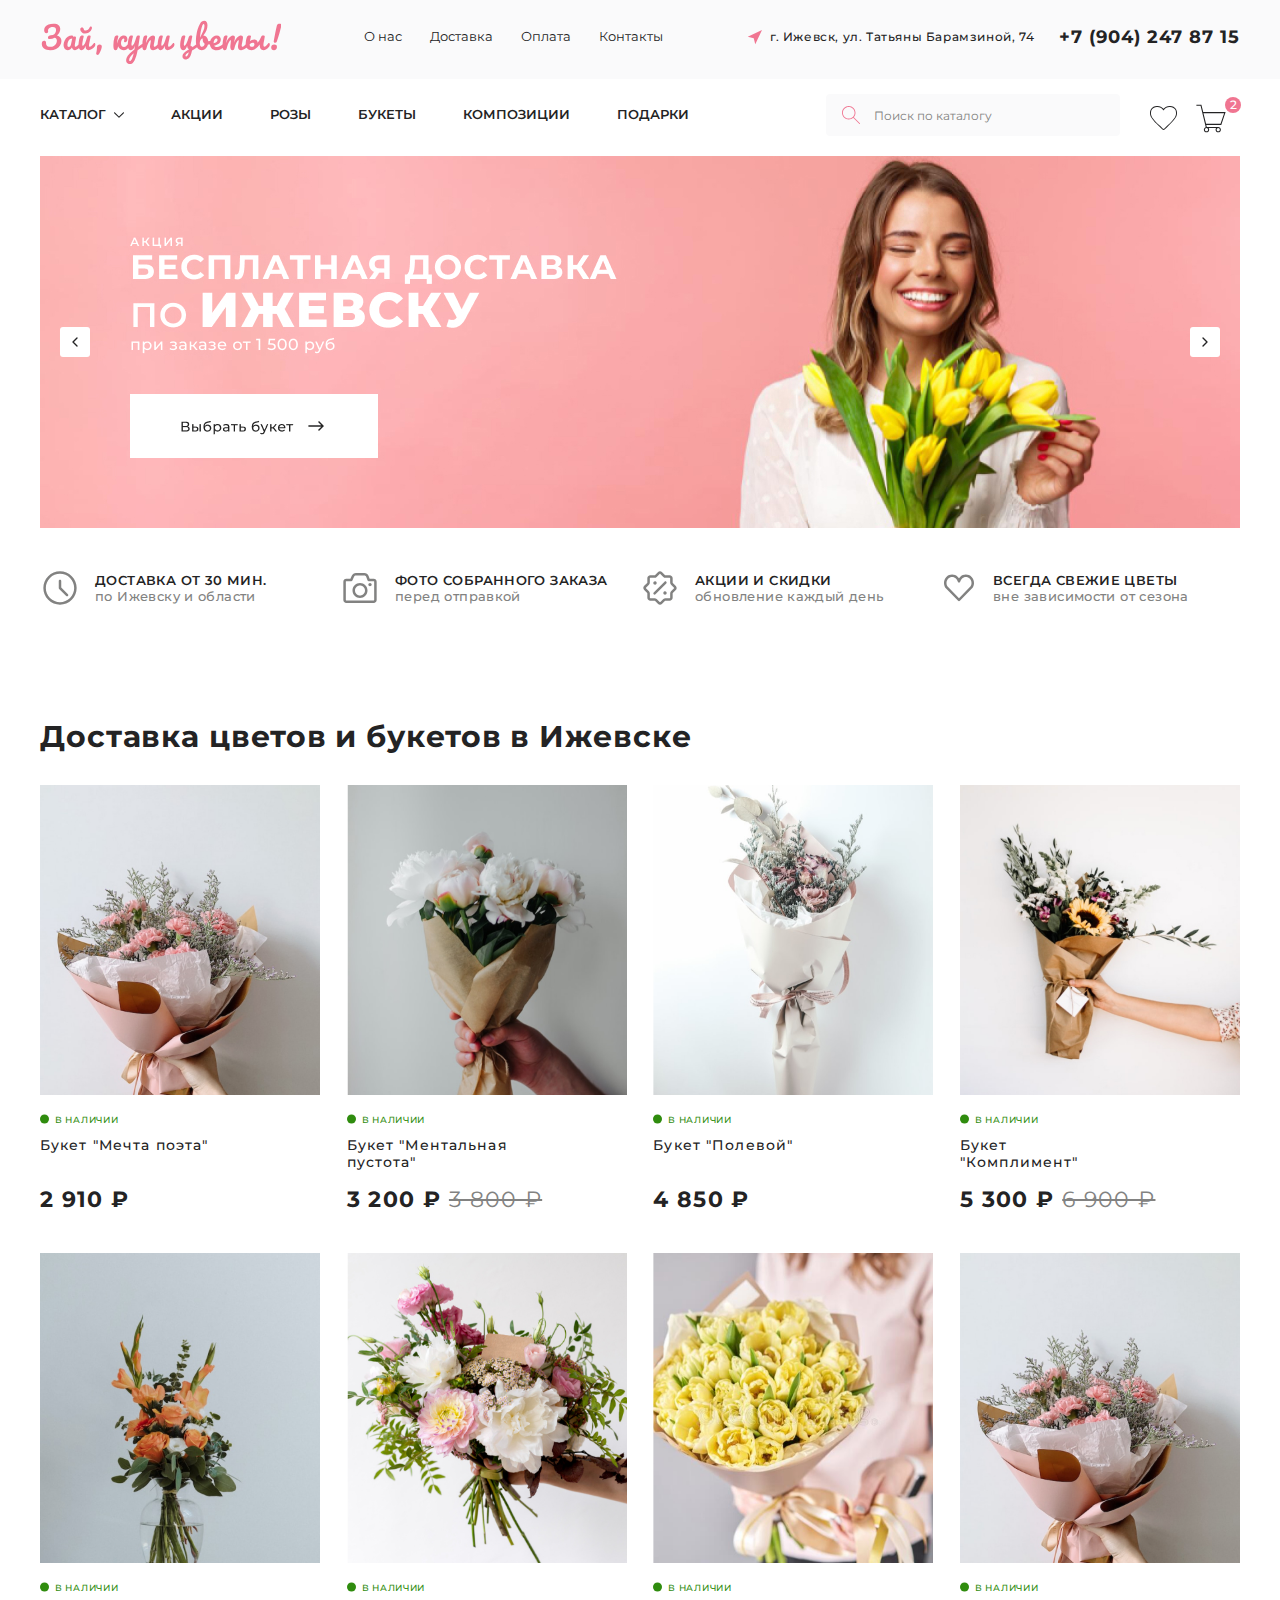
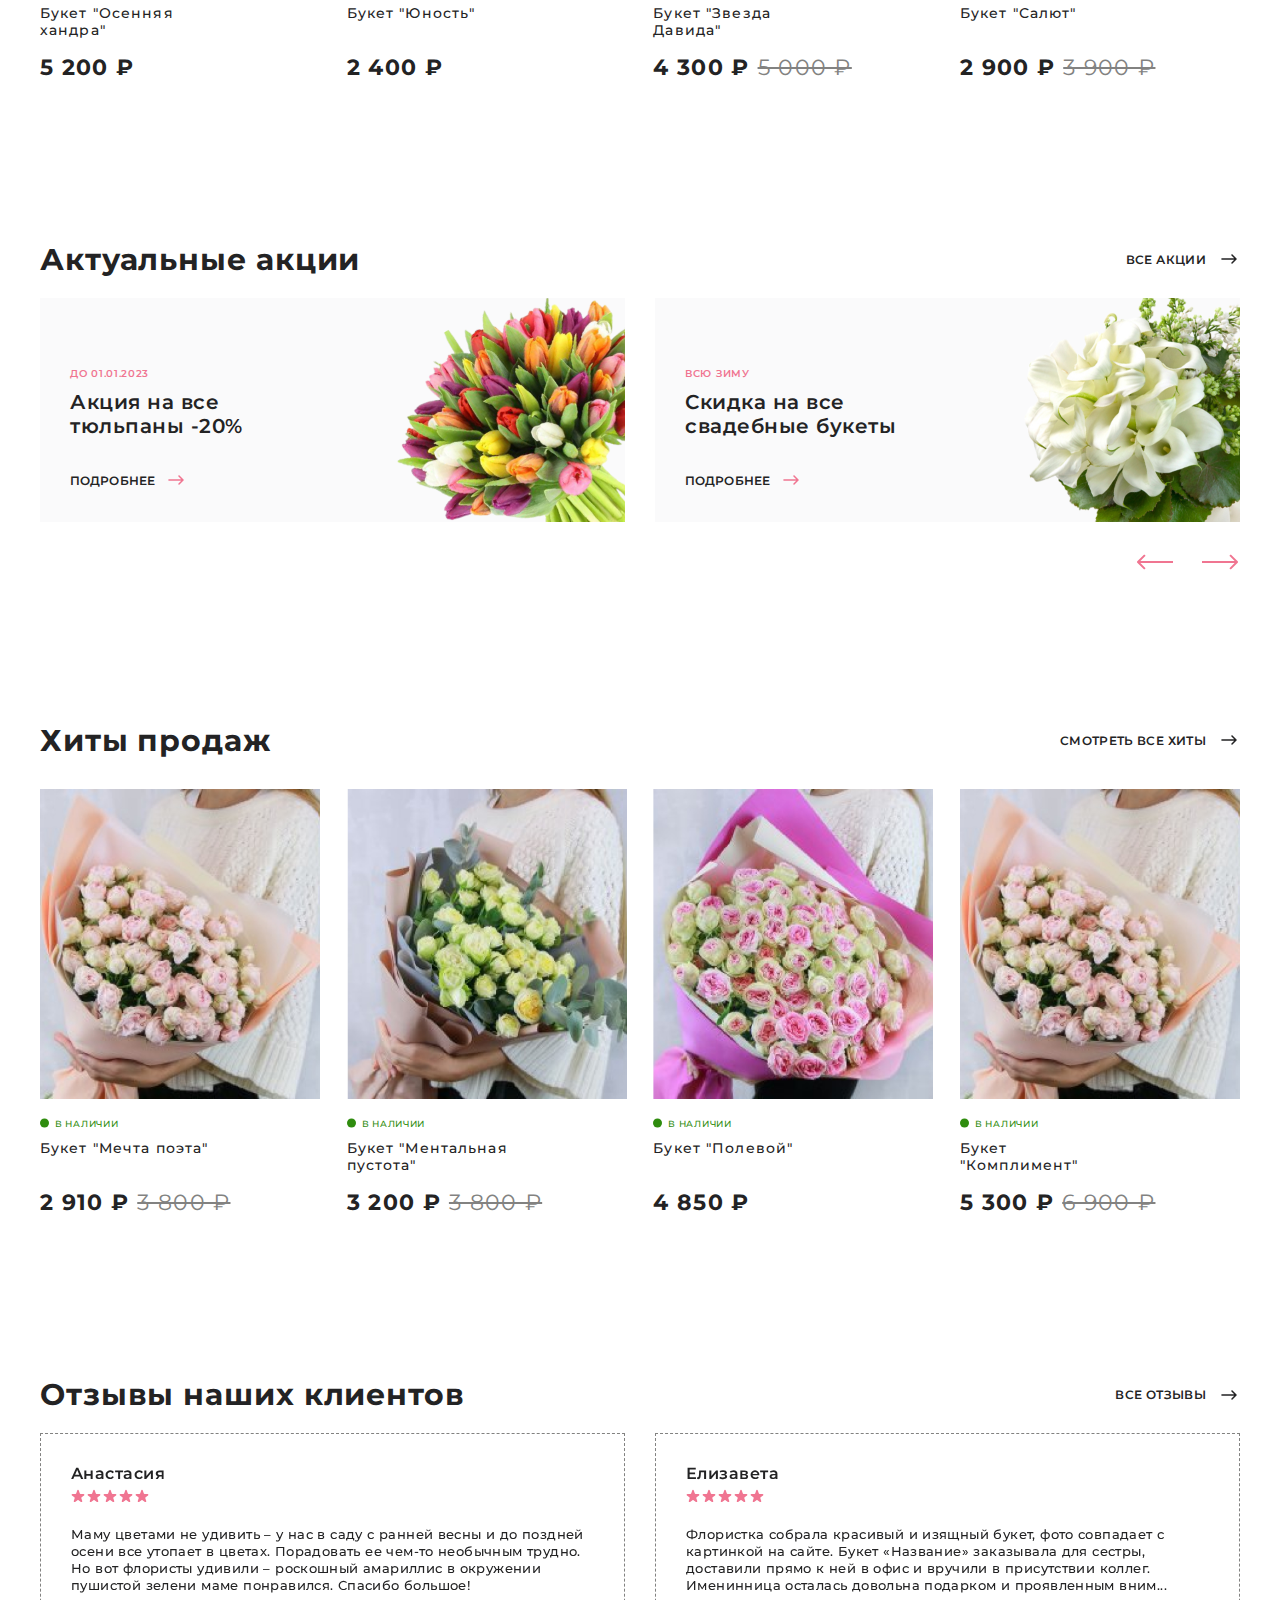
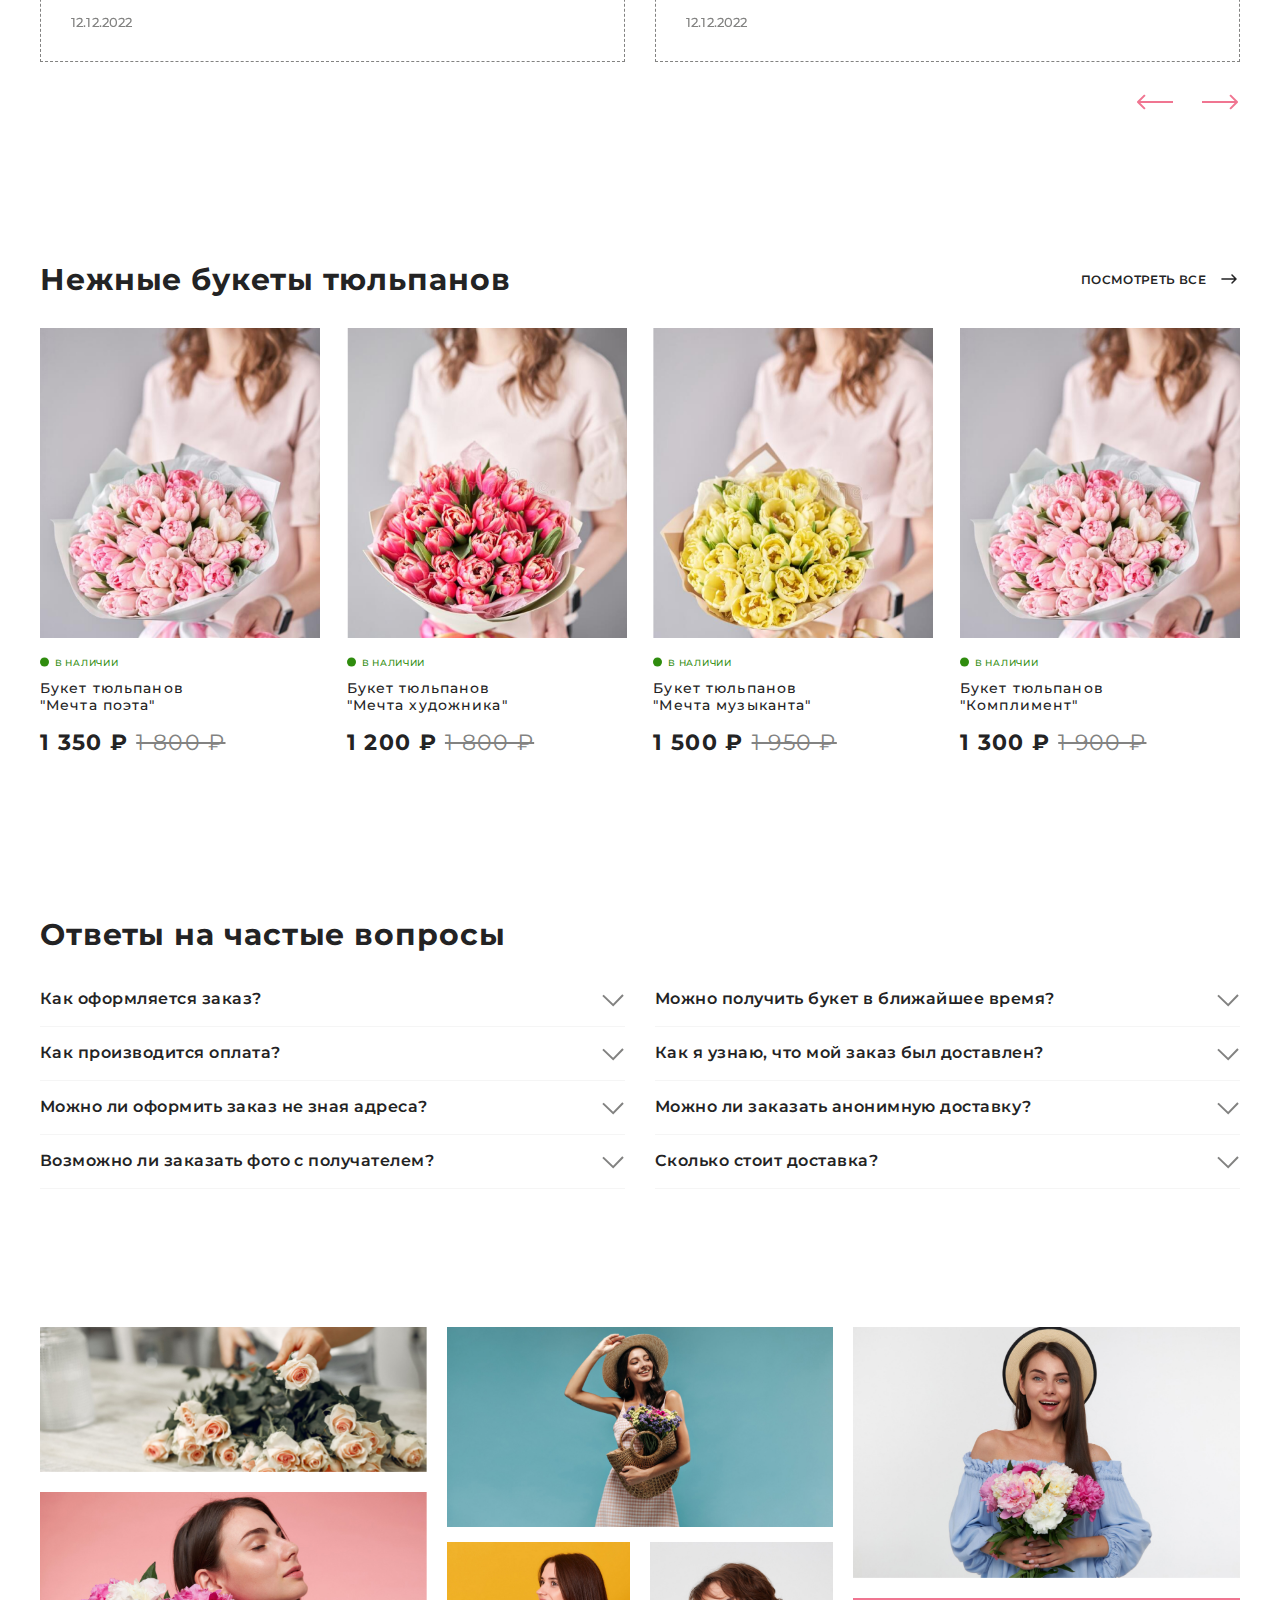
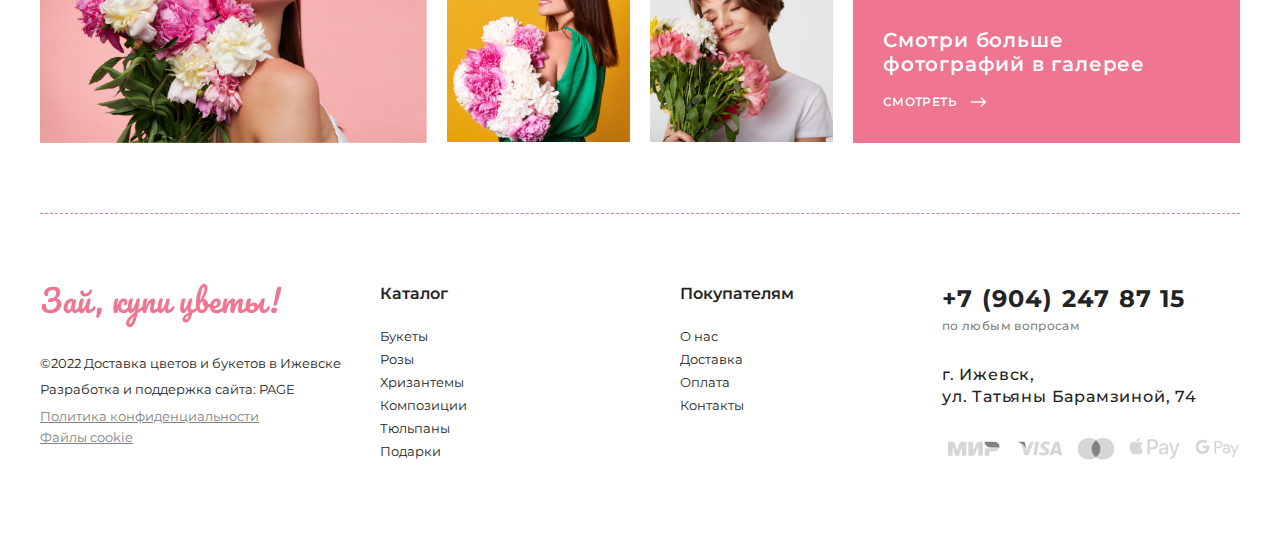
<file: index.html>
<!DOCTYPE html>
<html lang="ru">

<head>
   <meta charset="UTF-8">
   <meta http-equiv="X-UA-Compatible" content="IE=edge">
   <meta name="viewport" content="width=device-width, initial-scale=1.0">
   <title>Цветы</title>
   <link rel="preconnect" href="https://fonts.googleapis.com">
   <link rel="preconnect" href="https://fonts.gstatic.com" crossorigin>
   <link href="https://fonts.googleapis.com/css2?family=Montserrat:wght@400;500;600;700&display=swap" rel="stylesheet">
   <link rel="stylesheet" href="css/swiper-bundle.min.css">
   <link rel="stylesheet" href="css/style.min.css">
</head>

<body>


   <div class="wrapper">
      <div class="btn__up">&uarr;</div>

      <header class="header">
         <div class="header__top">
            <div class="container">
               <div class="header__top-inner">
                  <a class="logo" href="#">
                     <img class="logo__img" src="images/logo.svg" alt="логотип">
                  </a>
                  <nav class="menu">
                     <ul class="menu__list">
                        <li class="menu__list-item">
                           <a class="menu__list-link" href="#">о нас</a>
                        </li>
                        <li class="menu__list-item">
                           <a class="menu__list-link" href="#">доставка</a>
                        </li>
                        <li class="menu__list-item">
                           <a class="menu__list-link" href="#">оплата</a>
                        </li>
                        <li class="menu__list-item">
                           <a class="menu__list-link" href="#">контакты</a>
                        </li>
                     </ul>
                  </nav>
                  <!-- ============================================================================================ -->
                  <nav class="menu__mobile">
                     <ul class="menu__list-mobile">
                        <li class="menu__list-item-mobile">
                           <div class="bottom-menu-mobile__block">
                              <nav class="bottom-menu__mobile">
                                 <ul class="bottom-menu__list">
                                    <!-- =========================================================== -->
                                    <li class="bottom-menu__list-item bottom-menu__list-item-mobile ">
                                       <button class="bottom-menu__list-btn-mobile bottom-menu__ list-link-bank-mobile">
                                          Каталог #1</button>
                                       <svg class="mobile-menu__arrow" width="9" height="6" viewBox="0 0 9 6"
                                          fill="none" xmlns="http://www.w3.org/2000/svg">
                                          <path
                                             d="M4.5 5.51047C4.36637 5.51047 4.23327 5.45977 4.1313 5.35809L0.152739 1.37954C-0.0509132 1.17564 -0.0509132 0.845785 0.152739 0.642424C0.356392 0.438528 0.686247 0.438528 0.889851 0.642424L4.5 4.25228L8.11015 0.642424C8.3138 0.438528 8.64366 0.438528 8.84726 0.642424C9.05091 0.846076 9.05091 1.17564 8.84726 1.37954L4.86846 5.35809C4.76678 5.45977 4.63339 5.51047 4.5 5.51047Z"
                                             fill="#232324" />
                                       </svg>
                                       <ul class="bottom-sub-menu__list bottom-sub-menu__list-mobile">
                                          <li class="bottom-sub-menu__list-item">
                                             <a class="bottom-sub-menu__list-link" href="#">Пункт №1</a>
                                          </li>
                                          <li class="bottom-sub-menu__list-item">
                                             <a class="bottom-sub-menu__list-link" href="#">Пункт №2</a>
                                          </li>
                                          <li class="bottom-sub-menu__list-item">
                                             <a class="bottom-sub-menu__list-link" href="#">Пункт №3</a>
                                          </li>
                                       </ul>
                                    </li>
                                    <!-- =========================================================== -->
                                    <li class="bottom-menu__list-item bottom-menu__list-item-mobile ">
                                       <button
                                          class="bottom-menu__list-btn-mobile  bottom-menu__ list-link-bank-mobile   ">
                                          Каталог #2</button>
                                       <svg class="mobile-menu__arrow" width="9" height="6" viewBox="0 0 9 6"
                                          fill="none" xmlns="http://www.w3.org/2000/svg">
                                          <path
                                             d="M4.5 5.51047C4.36637 5.51047 4.23327 5.45977 4.1313 5.35809L0.152739 1.37954C-0.0509132 1.17564 -0.0509132 0.845785 0.152739 0.642424C0.356392 0.438528 0.686247 0.438528 0.889851 0.642424L4.5 4.25228L8.11015 0.642424C8.3138 0.438528 8.64366 0.438528 8.84726 0.642424C9.05091 0.846076 9.05091 1.17564 8.84726 1.37954L4.86846 5.35809C4.76678 5.45977 4.63339 5.51047 4.5 5.51047Z"
                                             fill="#232324" />
                                       </svg>
                                       <ul class="bottom-sub-menu__list bottom-sub-menu__list-mobile">
                                          <li class="bottom-sub-menu__list-item">
                                             <a class="bottom-sub-menu__list-link" href="#">Пункт №1</a>
                                          </li>
                                          <li class="bottom-sub-menu__list-item">
                                             <a class="bottom-sub-menu__list-link" href="#">Пункт №2</a>
                                          </li>
                                          <li class="bottom-sub-menu__list-item">
                                             <a class="bottom-sub-menu__list-link" href="#">Пункт №3</a>
                                          </li>
                                       </ul>
                                    </li>
                                    <!-- =========================================================== -->
                                    <li class="bottom-menu__list-item bottom-menu__list-item-mobile ">
                                       <button
                                          class="bottom-menu__list-btn-mobile  bottom-menu__ list-link-bank-mobile   ">
                                          Каталог #3</button>
                                       <svg class="mobile-menu__arrow" width="9" height="6" viewBox="0 0 9 6"
                                          fill="none" xmlns="http://www.w3.org/2000/svg">
                                          <path
                                             d="M4.5 5.51047C4.36637 5.51047 4.23327 5.45977 4.1313 5.35809L0.152739 1.37954C-0.0509132 1.17564 -0.0509132 0.845785 0.152739 0.642424C0.356392 0.438528 0.686247 0.438528 0.889851 0.642424L4.5 4.25228L8.11015 0.642424C8.3138 0.438528 8.64366 0.438528 8.84726 0.642424C9.05091 0.846076 9.05091 1.17564 8.84726 1.37954L4.86846 5.35809C4.76678 5.45977 4.63339 5.51047 4.5 5.51047Z"
                                             fill="#232324" />
                                       </svg>
                                       <ul class="bottom-sub-menu__list bottom-sub-menu__list-mobile">
                                          <li class="bottom-sub-menu__list-item">
                                             <a class="bottom-sub-menu__list-link" href="#">Пункт №1</a>
                                          </li>
                                          <li class="bottom-sub-menu__list-item">
                                             <a class="bottom-sub-menu__list-link" href="#">Пункт №2</a>
                                          </li>
                                          <li class="bottom-sub-menu__list-item">
                                             <a class="bottom-sub-menu__list-link" href="#">Пункт №3</a>
                                          </li>
                                       </ul>
                                    </li>
                                    <!-- =========================================================== -->
                                    <li class="bottom-menu__list-item">
                                       <a class="bottom-menu__list-link" href="#">Акции</a>
                                    </li>
                                    <li class="bottom-menu__list-item">
                                       <a class="bottom-menu__list-link" href="#">Розы</a>
                                    </li>
                                    <li class="bottom-menu__list-item">
                                       <a class="bottom-menu__list-link" href="#">Букеты</a>
                                    </li>
                                    <li class="bottom-menu__list-item">
                                       <a class="bottom-menu__list-link" href="#">Композиции</a>
                                    </li>
                                    <li class="bottom-menu__list-item">
                                       <a class="bottom-menu__list-link" href="#">Подарки</a>
                                    </li>
                                 </ul>
                              </nav>
                           </div>
                        </li>
                        <li class="menu__list-item">
                           <a class="menu__list-link" href="#">о нас</a>
                        </li>
                        <li class="menu__list-item">
                           <a class="menu__list-link" href="#">доставка</a>
                        </li>
                        <li class="menu__list-item">
                           <a class="menu__list-link" href="#">оплата</a>
                        </li>
                        <li class="menu__list-item">
                           <a class="menu__list-link" href="#">контакты</a>
                        </li>
                     </ul>
                  </nav>
                  <!-- ============================================================================================ -->
                  <div class="header__contacts">
                     <div class="header__contacts-inner">
                        <img class="location__icon" src="images/icons/location-icon.svg" alt="иконка локации">
                        <address class="header__contacts-address">
                           г. Ижевск, ул. Татьяны Барамзиной, 74
                        </address>
                        <a class="header__contacts-phone" href="tel:79042478715">
                           +7 (904) 247 87 15
                        </a>
                        <a class="header__contacts-phone-mobile" href="tel:79042478715">
                           <svg width="25" height="25" viewBox="0 0 25 25" fill="none"
                              xmlns="http://www.w3.org/2000/svg">
                              <path
                                 d="M24.9828 20.5766C24.9034 19.9758 24.5566 19.4579 24.0315 19.1555L17.8639 15.6045C17.1085 15.1695 16.1502 15.2962 15.5336 15.9127L14.3188 17.1275C13.9955 17.4508 13.4841 17.4794 13.1294 17.194C12.1717 16.4234 11.2287 15.5753 10.3268 14.6732C9.42477 13.7712 8.57668 12.8283 7.80602 11.8706C7.52055 11.5158 7.54911 11.0045 7.87248 10.6811L9.08725 9.46631C9.70376 8.84985 9.83054 7.89166 9.39551 7.13612L5.84444 0.968526C5.54208 0.443375 5.02416 0.0966212 4.42341 0.0171411C3.82262 -0.062501 3.23229 0.137873 2.80379 0.566374L0.973319 2.3969C-0.304247 3.67452 -0.324766 6.01152 0.915545 8.9775C2.10818 11.8294 4.33384 14.9688 7.18243 17.8176C10.0311 20.6662 13.1706 22.8919 16.0225 24.0845C17.4825 24.695 18.7899 25.0001 19.8938 25C21.0324 25 21.9544 24.6754 22.6031 24.0267L24.4336 22.1961C24.8621 21.7676 25.0623 21.1773 24.9828 20.5766ZM17.4598 16.3063L23.6274 19.8574C23.9324 20.033 24.1338 20.3339 24.1799 20.6828C24.2187 20.9756 24.1426 21.2639 23.9701 21.4963L15.7735 16.8183L16.1063 16.4854C16.4644 16.1274 17.0211 16.0538 17.4598 16.3063ZM4.31715 0.820095C4.66612 0.866261 4.96692 1.06766 5.14251 1.37268L8.69358 7.54027C8.94627 7.97908 8.87263 8.53566 8.51459 8.89364L8.20882 9.19941L3.50513 1.02986C3.6974 0.887481 3.92737 0.81016 4.1671 0.81016C4.21683 0.81016 4.26699 0.813454 4.31715 0.820095ZM22.0304 23.4539C21.0154 24.4689 18.9395 24.4264 16.335 23.3372C13.578 22.1843 10.5311 20.0206 7.75521 17.2448C4.97934 14.469 2.81567 11.4219 1.66278 8.66503C0.573543 6.06049 0.531049 3.98461 1.54604 2.96957L2.90492 1.61063L7.61568 9.79254L7.29976 10.1085C6.68341 10.7249 6.62974 11.7007 7.17498 12.3784C7.96379 13.3587 8.83154 14.3235 9.75398 15.2459C10.6765 16.1684 11.6413 17.0362 12.6216 17.825C13.2992 18.3702 14.275 18.3166 14.8915 17.7002L15.1797 17.4119L23.3878 22.0965L22.0304 23.4539Z"
                                 fill="black" />
                           </svg>
                        </a>
                     </div>
                  </div>
                  <button type="button" class="icon-menu"><span></span></button>
               </div>
            </div>
         </div>
         <div class="header__bottom">
            <div class="container">
               <div class="header__bottom-inner">
                  <div class="bottom-menu__block">
                     <nav class="bottom-menu">
                        <ul class="bottom-menu__list">
                           <li class="bottom-menu__list-item bottom-menu__list-item-catalog">
                              <a class="bottom-menu__list-link bottom-menu__list-link-catalog"
                                 href="page-catalog.html">Каталог</a>
                              <svg class="menu__arrow arrow" width="9" height="6" viewBox="0 0 9 6" fill="none"
                                 xmlns="http://www.w3.org/2000/svg">
                                 <path
                                    d="M4.5 5.51047C4.36637 5.51047 4.23327 5.45977 4.1313 5.35809L0.152739 1.37954C-0.0509132 1.17564 -0.0509132 0.845785 0.152739 0.642424C0.356392 0.438528 0.686247 0.438528 0.889851 0.642424L4.5 4.25228L8.11015 0.642424C8.3138 0.438528 8.64366 0.438528 8.84726 0.642424C9.05091 0.846076 9.05091 1.17564 8.84726 1.37954L4.86846 5.35809C4.76678 5.45977 4.63339 5.51047 4.5 5.51047Z"
                                    fill="#232324" />
                              </svg>
                              <ul class="bottom-sub-menu__list">
                                 <li class="box-shadow-item">
                                    <ul class="box-shadow-list">
                                       <li class="bottom-sub-menu__list-item">
                                          <a class="bottom-sub-menu__list-link" href="#">Сборны букеты</a>
                                          <svg class="sub-menu__arrow arrow" width="9" height="6" viewBox="0 0 9 6"
                                             fill="none" xmlns="http://www.w3.org/2000/svg">
                                             <path
                                                d="M4.5 5.51047C4.36637 5.51047 4.23327 5.45977 4.1313 5.35809L0.152739 1.37954C-0.0509132 1.17564 -0.0509132 0.845785 0.152739 0.642424C0.356392 0.438528 0.686247 0.438528 0.889851 0.642424L4.5 4.25228L8.11015 0.642424C8.3138 0.438528 8.64366 0.438528 8.84726 0.642424C9.05091 0.846076 9.05091 1.17564 8.84726 1.37954L4.86846 5.35809C4.76678 5.45977 4.63339 5.51047 4.5 5.51047Z"
                                                fill="#232324" />
                                          </svg>
                                          <ul class="bottom-sub-sub-menu__list">
                                             <li class="box-shadow-item">
                                                <ul class="box-shadow-list">
                                                   <li class="bottom-sub-sub-menu__list-item">
                                                      <a class="bottom-sub-sub-menu__list-link" href="#">оформление
                                                         свадеб</a>
                                                      <svg class="sub-sub-menu__arrow arrow" width="9" height="6"
                                                         viewBox="0 0 9 6" fill="none"
                                                         xmlns="http://www.w3.org/2000/svg">
                                                         <path
                                                            d="M4.5 5.51047C4.36637 5.51047 4.23327 5.45977 4.1313 5.35809L0.152739 1.37954C-0.0509132 1.17564 -0.0509132 0.845785 0.152739 0.642424C0.356392 0.438528 0.686247 0.438528 0.889851 0.642424L4.5 4.25228L8.11015 0.642424C8.3138 0.438528 8.64366 0.438528 8.84726 0.642424C9.05091 0.846076 9.05091 1.17564 8.84726 1.37954L4.86846 5.35809C4.76678 5.45977 4.63339 5.51047 4.5 5.51047Z"
                                                            fill="#232324" />
                                                      </svg>
                                                      <ul class="bottom-sub-sub-sub-menu__list">
                                                         <li class="box-shadow-item">
                                                            <ul class="box-shadow-list">
                                                               <li class="bottom-sub-sub-sub-menu__list-item">
                                                                  <a class="bottom-sub-sub-sub-menu__list-link"
                                                                     href="#">композиции на президиум</a>
                                                               </li>
                                                               <li class="bottom-sub-sub-sub-menu__list-item">
                                                                  <a class="bottom-sub-sub-sub-menu__list-link"
                                                                     href="#">композиции на столы гостей</a>
                                                               </li>
                                                            </ul>
                                                         </li>
                                                      </ul>
                                                   </li>
                                                   <li class="bottom-sub-sub-menu__list-item">
                                                      <a class="bottom-sub-sub-menu__list-link" href="#">для девушки</a>
                                                   </li>
                                                   <li class="bottom-sub-sub-menu__list-item">
                                                      <a class="bottom-sub-sub-menu__list-link" href="#">для невесты</a>
                                                   </li>
                                                </ul>
                                             </li>
                                          </ul>
                                       </li>
                                       <li class="bottom-sub-menu__list-item">
                                          <a class="bottom-sub-menu__list-link" href="#">монобукеты</a>
                                       </li>
                                       <li class="bottom-sub-menu__list-item">
                                          <a class="bottom-sub-menu__list-link" href="#">розы</a>
                                       </li>
                                       <li class="bottom-sub-menu__list-item">
                                          <a class="bottom-sub-menu__list-link" href="#">свадебные</a>
                                       </li>
                                    </ul>
                                 </li>
                              </ul>
                           </li>
                           <li class="bottom-menu__list-item">
                              <a class="bottom-menu__list-link" href="#">Акции</a>
                           </li>
                           <li class="bottom-menu__list-item">
                              <a class="bottom-menu__list-link" href="#">Розы</a>
                           </li>
                           <li class="bottom-menu__list-item">
                              <a class="bottom-menu__list-link" href="#">Букеты</a>
                           </li>
                           <li class="bottom-menu__list-item">
                              <a class="bottom-menu__list-link" href="#">Композиции</a>
                           </li>
                           <li class="bottom-menu__list-item">
                              <a class="bottom-menu__list-link" href="#">Подарки</a>
                           </li>
                        </ul>
                     </nav>
                  </div>
                  <div class="bottom-actions__block">
                     <div class="header__search" data-da=".bottom-menu-mobile__block,525,first">
                        <form class="header__search-form" action="#">
                           <button class="search-header__btn" type="submit">
                              <img class="search-header__icon" src="images/icons/search-icon.svg" alt="иконка поиска">
                           </button>
                           <input class="search-header__input" autocomplete="off" type="text"
                              placeholder="Поиск по каталогу">
                        </form>
                     </div>
                     <div class="user-actions__box" data-da=".header__contacts,525,last">
                        <div class="header__favorites">
                           <a class="favorites__link" href="#">
                              <svg class="favorites__img" width="27" height="24" viewBox="0 0 27 24" fill="none"
                                 xmlns="http://www.w3.org/2000/svg">
                                 <path
                                    d="M25.7299 2.74562C24.5731 1.22668 22.7537 0.3534 20.1647 0.0756663C19.955 0.0543733 19.7339 0.0411478 19.5063 0.0411478C17.2108 0.0411478 14.9231 1.11796 13.4998 2.82894C12.075 1.11783 9.78943 0.0410156 7.49481 0.0410156C7.2672 0.0410156 7.04753 0.0538443 6.83354 0.075534C4.24823 0.3534 2.42973 1.22668 1.27211 2.74509C0.124803 4.25067 -0.24908 6.29123 0.161173 8.81067C0.760814 12.4661 5.49354 16.9163 9.29572 20.4936L9.38288 20.5755C10.4417 21.5723 11.3566 22.4338 11.9526 23.0746C12.033 23.165 12.7591 23.9596 13.5538 23.9596C14.3537 23.9596 15.0637 23.1526 15.1285 23.075C15.7619 22.3887 16.7899 21.415 17.8042 20.4561C21.5638 16.8892 26.2439 12.4499 26.837 8.80908C27.2497 6.29162 26.8776 4.25213 25.7299 2.74562ZM25.8808 8.65302C25.3403 11.9723 20.7922 16.2871 17.1187 19.7709C16.1129 20.7232 15.0721 21.7072 14.4038 22.4323C14.2377 22.6278 13.8188 22.9914 13.5537 22.9914C13.2967 22.9914 12.8782 22.6572 12.6699 22.4244C12.0437 21.7514 11.1185 20.8795 10.0463 19.8704L9.95911 19.7881C6.26299 16.3115 1.66319 11.9849 1.11605 8.65421C0.75116 6.40827 1.06209 4.61781 2.04236 3.33177C3.02871 2.03673 4.63045 1.28659 6.93366 1.03848C7.11445 1.02049 7.3 1.00912 7.49455 1.00912C9.70637 1.00912 11.9063 2.14558 13.0982 3.90536L13.4996 4.49561L13.9004 3.90536C15.0923 2.14558 17.2927 1.00912 19.5064 1.00912C19.7 1.00912 19.8869 1.02049 20.0644 1.03848C22.3709 1.28606 23.9721 2.03621 24.9599 3.33217C25.939 4.619 26.2495 6.40906 25.8808 8.65302Z"
                                    fill="#232324" />
                              </svg>
                           </a>
                        </div>
                        <div class="header__basket">
                           <a class="basket__link" href="#">
                              <svg class="basket__img" width="30" height="29" viewBox="0 0 30 29" fill="none"
                                 xmlns="http://www.w3.org/2000/svg">
                                 <path
                                    d="M29.6219 8.1017H7.21491L5.40591 0.637695H0.378906V1.7037H4.56691L9.76491 23.1467C8.65691 23.4697 7.84191 24.4807 7.84191 25.6937C7.84191 27.1657 9.03491 28.3597 10.5079 28.3597C11.9809 28.3597 13.1739 27.1657 13.1739 25.6937C13.1739 25.0907 12.9659 24.5407 12.6289 24.0947H20.1159C19.7789 24.5407 19.5709 25.0917 19.5709 25.6937C19.5709 27.1657 20.7639 28.3597 22.2359 28.3597C23.7079 28.3597 24.9019 27.1657 24.9019 25.6937C24.9019 24.2207 23.7089 23.0287 22.2359 23.0277H10.8329L10.3159 20.8947H25.2839L29.6209 8.0997L29.6219 8.1017ZM12.1069 25.6957C12.1069 26.5777 11.3899 27.2947 10.5079 27.2947C9.62591 27.2947 8.90891 26.5777 8.90891 25.6957C8.90891 24.8137 9.62591 24.0967 10.5079 24.0967C11.3899 24.0967 12.1069 24.8147 12.1069 25.6957ZM23.8359 25.6957C23.8359 26.5777 23.1179 27.2947 22.2359 27.2947C21.3539 27.2947 20.6369 26.5777 20.6369 25.6957C20.6369 24.8137 21.3539 24.0967 22.2359 24.0967C23.1179 24.0967 23.8359 24.8147 23.8359 25.6957ZM10.0579 19.8307L7.47291 9.1687H28.1349L24.5199 19.8307H10.0579Z"
                                    fill="#232324" />
                              </svg>
                              <span class="basket__num">2</span>
                           </a>
                        </div>
                     </div>
                  </div>
               </div>
            </div>
         </div>
      </header>

      <main class="main">

         <section class="banner-slider__section">
            <div class="container banner-slider__container">
               <h6 class="banner__slider-title">Баннер</h6>
               <div class="banner__slider-inner">
                  <div class="swiper banner__slider">
                     <div class="swiper-wrapper banner__slider-wrapper">
                        <div class="swiper-slide banner__slide">
                           <a class="banner__slide-inner" href="#">
                              <picture class="pictures-box">
                                 <source srcset="images/slider/banner__slider-390-01.png" media="(max-width: 525px)">
                                 <img class="banner__slide-img" src="images/slider/banner__slider-01.jpg" alt="баннер">
                              </picture>
                           </a>
                        </div>
                        <div class="swiper-slide banner__slide">
                           <a class="banner__slide-inner" href="#">
                              <picture class="pictures-box">
                                 <source srcset="images/slider/banner__slider-390-01.png" media="(max-width: 525px)">
                                 <img class="banner__slide-img" src="images/slider/banner__slider-01.jpg" alt="баннер">
                              </picture>
                           </a>
                        </div>
                        <div class="swiper-slide banner__slide">
                           <a class="banner__slide-inner" href="#">
                              <picture class="pictures-box">
                                 <source srcset="images/slider/banner__slider-390-01.png" media="(max-width: 525px)">
                                 <img class="banner__slide-img" src="images/slider/banner__slider-01.jpg" alt="баннер">
                              </picture>
                           </a>
                        </div>
                     </div>
                     <div class="swiper-pagination banner__slider-pagination"></div>
                     <div class="swiper-button-prev banner__slider-button-prev">
                        <svg class="banner__slider-button-prev-img" width="6" height="10" viewBox="0 0 6 10" fill="none"
                           xmlns="http://www.w3.org/2000/svg">
                           <path d="M5 9L1 5L5 1" stroke="#232324" stroke-width="1.33333" stroke-linecap="round"
                              stroke-linejoin="round" />
                        </svg>
                     </div>
                     <div class="swiper-button-next banner__slider-button-next">
                        <svg class="banner__slider-button-next-img" width="6" height="10" viewBox="0 0 6 10" fill="none"
                           xmlns="http://www.w3.org/2000/svg">
                           <path d="M1 0.999999L5 5L1 9" stroke="#232324" stroke-width="1.33333" stroke-linecap="round"
                              stroke-linejoin="round" />
                        </svg>
                     </div>
                  </div>
               </div>
            </div>
         </section>

         <section class="benefits">
            <div class="container">
               <div class="benefits__inner">
                  <ul class="benefits__list">
                     <li class="benefits__item">
                        <img class="benefits__img" src="images/icons/benefits-clock.svg" alt="иконка часы">
                        <div class="benefits__content">
                           <h6 class="benefits__title">
                              Доставка от 30 мин.
                           </h6>
                           <p class="benefits__text">
                              по Ижевску и области
                           </p>
                        </div>
                     </li>
                     <li class="benefits__item">
                        <img class="benefits__img" src="images/icons/benefits-photo.svg" alt="иконка фотоаппарат">
                        <div class="benefits__content">
                           <h6 class="benefits__title">
                              фото собранного заказа
                           </h6>
                           <p class="benefits__text">
                              перед отправкой
                           </p>
                        </div>
                     </li>
                     <li class="benefits__item">
                        <img class="benefits__img" src="images/icons/benefits-discount.svg" alt="иконка акции">
                        <div class="benefits__content">
                           <h6 class="benefits__title">
                              Акции и скидки
                           </h6>
                           <p class="benefits__text">
                              обновление каждый день
                           </p>
                        </div>
                     </li>
                     <li class="benefits__item">
                        <img class="benefits__img" src="images/icons/benefits-heart.svg" alt="иконка сукдце">
                        <div class="benefits__content">
                           <h6 class="benefits__title">
                              Всегда свежие цветы
                           </h6>
                           <p class="benefits__text">
                              вне зависимости от сезона
                           </p>
                        </div>
                     </li>
                  </ul>
               </div>
            </div>
         </section>

         <section class="delivery-section">
            <div class="container">
               <div class="section-title__block">
                  <div class="title__block-inner">
                     <h1 class="section__title">Доставка цветов и букетов в Ижевске</h1>
                  </div>
               </div>
               <div class="delivery-section__inner">
                  <div class="exemple__items">
                     <div class="exemple__item">
                        <div class="exemple__item-block">
                           <a class="item-block__pictures" href="#">
                              <img class="item-block__images" src="images/delivery/delivery-01.jpg" alt="">
                           </a>
                           <div class="item-block__body">
                              <p class="item-block__sub-title">в наличии</p>
                              <a class="item-block__title" href="#">Букет "Мечта поэта"</a>
                              <div class="item-block__text">
                                 <div class="item-price__block">
                                    <div class="item-price__inner">
                                       <p class="item-price__new">2 910 ₽</p>
                                    </div>
                                    <div class="item-price__btn-box">
                                       <button class="item-price__btn">
                                          <svg class="card-basket__img" width="19" height="19" viewBox="0 0 19 19"
                                             fill="none" xmlns="http://www.w3.org/2000/svg">
                                             <path
                                                d="M18.2895 16.1375L16.6295 6.6375C16.4895 5.7975 15.7595 5.1875 14.9095 5.1875H13.4995V4.1875C13.4995 1.9775 11.7095 0.1875 9.4995 0.1875C7.2895 0.1875 5.4995 1.9775 5.4995 4.1875V5.1875H4.0895C3.2395 5.1875 2.5095 5.7975 2.3695 6.6375L0.709502 16.1375C0.629502 16.6475 0.769502 17.1675 1.0995 17.5675C1.4295 17.9575 1.9195 18.1875 2.4395 18.1875H16.5595C17.0795 18.1875 17.5695 17.9575 17.8995 17.5675C18.2295 17.1675 18.3695 16.6475 18.2895 16.1375ZM6.9995 4.1875C6.9995 2.8075 8.1195 1.6875 9.4995 1.6875C10.8795 1.6875 11.9995 2.8075 11.9995 4.1875V5.1875H6.9995V4.1875ZM16.7495 16.5975C16.7195 16.6275 16.6595 16.6875 16.5595 16.6875H2.4395C2.3395 16.6875 2.2795 16.6275 2.2495 16.5975C2.2195 16.5675 2.1695 16.4975 2.1895 16.3975L3.8395 6.8975C3.8695 6.7775 3.9695 6.6875 4.0895 6.6875H5.4995V9.4375C5.4995 9.8475 5.8395 10.1875 6.2495 10.1875C6.6595 10.1875 6.9995 9.8475 6.9995 9.4375V6.6875H11.9995V9.4375C11.9995 9.8475 12.3395 10.1875 12.7495 10.1875C13.1595 10.1875 13.4995 9.8475 13.4995 9.4375V6.6875H14.9095C15.0295 6.6875 15.1295 6.7775 15.1495 6.8975L16.8095 16.3975C16.8195 16.4975 16.7795 16.5675 16.7495 16.5975Z"
                                                fill="white" />
                                          </svg>
                                          В корзину
                                       </button>
                                    </div>
                                 </div>
                              </div>
                           </div>
                        </div>
                     </div>

                     <div class="exemple__item">
                        <div class="exemple__item-block">
                           <a class="item-block__pictures" href="#">
                              <img class="item-block__images" src="images/delivery/delivery-02.jpg" alt="">
                           </a>
                           <div class="item-block__body">
                              <p class="item-block__sub-title">в наличии</p>
                              <a class="item-block__title" href="#">Букет "Ментальная пустота"</a>
                              <div class="item-block__text">
                                 <div class="item-price__block">
                                    <div class="item-price__inner">
                                       <p class="item-price__new">3 200 ₽ </p>
                                       <p class="item-price__old">3 800 ₽</p>
                                    </div>
                                    <div class="item-price__btn-box">
                                       <button class="item-price__btn">
                                          <svg class="card-basket__img" width="19" height="19" viewBox="0 0 19 19"
                                             fill="none" xmlns="http://www.w3.org/2000/svg">
                                             <path
                                                d="M18.2895 16.1375L16.6295 6.6375C16.4895 5.7975 15.7595 5.1875 14.9095 5.1875H13.4995V4.1875C13.4995 1.9775 11.7095 0.1875 9.4995 0.1875C7.2895 0.1875 5.4995 1.9775 5.4995 4.1875V5.1875H4.0895C3.2395 5.1875 2.5095 5.7975 2.3695 6.6375L0.709502 16.1375C0.629502 16.6475 0.769502 17.1675 1.0995 17.5675C1.4295 17.9575 1.9195 18.1875 2.4395 18.1875H16.5595C17.0795 18.1875 17.5695 17.9575 17.8995 17.5675C18.2295 17.1675 18.3695 16.6475 18.2895 16.1375ZM6.9995 4.1875C6.9995 2.8075 8.1195 1.6875 9.4995 1.6875C10.8795 1.6875 11.9995 2.8075 11.9995 4.1875V5.1875H6.9995V4.1875ZM16.7495 16.5975C16.7195 16.6275 16.6595 16.6875 16.5595 16.6875H2.4395C2.3395 16.6875 2.2795 16.6275 2.2495 16.5975C2.2195 16.5675 2.1695 16.4975 2.1895 16.3975L3.8395 6.8975C3.8695 6.7775 3.9695 6.6875 4.0895 6.6875H5.4995V9.4375C5.4995 9.8475 5.8395 10.1875 6.2495 10.1875C6.6595 10.1875 6.9995 9.8475 6.9995 9.4375V6.6875H11.9995V9.4375C11.9995 9.8475 12.3395 10.1875 12.7495 10.1875C13.1595 10.1875 13.4995 9.8475 13.4995 9.4375V6.6875H14.9095C15.0295 6.6875 15.1295 6.7775 15.1495 6.8975L16.8095 16.3975C16.8195 16.4975 16.7795 16.5675 16.7495 16.5975Z"
                                                fill="white" />
                                          </svg>
                                          В корзину
                                       </button>
                                    </div>
                                 </div>
                              </div>
                           </div>
                        </div>
                     </div>

                     <div class="exemple__item">
                        <div class="exemple__item-block">
                           <a class="item-block__pictures" href="#">
                              <img class="item-block__images" src="images/delivery/delivery-03.jpg" alt="">
                           </a>
                           <div class="item-block__body">
                              <p class="item-block__sub-title">в наличии</p>
                              <a class="item-block__title" href="#">Букет "Полевой"</a>
                              <div class="item-block__text">
                                 <div class="item-price__block">
                                    <div class="item-price__inner">
                                       <p class="item-price__new">4 850 ₽</p>
                                    </div>
                                    <div class="item-price__btn-box">
                                       <button class="item-price__btn">
                                          <svg class="card-basket__img" width="19" height="19" viewBox="0 0 19 19"
                                             fill="none" xmlns="http://www.w3.org/2000/svg">
                                             <path
                                                d="M18.2895 16.1375L16.6295 6.6375C16.4895 5.7975 15.7595 5.1875 14.9095 5.1875H13.4995V4.1875C13.4995 1.9775 11.7095 0.1875 9.4995 0.1875C7.2895 0.1875 5.4995 1.9775 5.4995 4.1875V5.1875H4.0895C3.2395 5.1875 2.5095 5.7975 2.3695 6.6375L0.709502 16.1375C0.629502 16.6475 0.769502 17.1675 1.0995 17.5675C1.4295 17.9575 1.9195 18.1875 2.4395 18.1875H16.5595C17.0795 18.1875 17.5695 17.9575 17.8995 17.5675C18.2295 17.1675 18.3695 16.6475 18.2895 16.1375ZM6.9995 4.1875C6.9995 2.8075 8.1195 1.6875 9.4995 1.6875C10.8795 1.6875 11.9995 2.8075 11.9995 4.1875V5.1875H6.9995V4.1875ZM16.7495 16.5975C16.7195 16.6275 16.6595 16.6875 16.5595 16.6875H2.4395C2.3395 16.6875 2.2795 16.6275 2.2495 16.5975C2.2195 16.5675 2.1695 16.4975 2.1895 16.3975L3.8395 6.8975C3.8695 6.7775 3.9695 6.6875 4.0895 6.6875H5.4995V9.4375C5.4995 9.8475 5.8395 10.1875 6.2495 10.1875C6.6595 10.1875 6.9995 9.8475 6.9995 9.4375V6.6875H11.9995V9.4375C11.9995 9.8475 12.3395 10.1875 12.7495 10.1875C13.1595 10.1875 13.4995 9.8475 13.4995 9.4375V6.6875H14.9095C15.0295 6.6875 15.1295 6.7775 15.1495 6.8975L16.8095 16.3975C16.8195 16.4975 16.7795 16.5675 16.7495 16.5975Z"
                                                fill="white" />
                                          </svg>
                                          В корзину
                                       </button>
                                    </div>
                                 </div>
                              </div>
                           </div>
                        </div>
                     </div>

                     <div class="exemple__item">
                        <div class="exemple__item-block">
                           <a class="item-block__pictures" href="#">
                              <img class="item-block__images" src="images/delivery/delivery-04.jpg" alt="">
                           </a>
                           <div class="item-block__body">
                              <p class="item-block__sub-title">в наличии</p>
                              <a class="item-block__title" href="#">Букет "Комплимент"</a>
                              <div class="item-block__text">
                                 <div class="item-price__block">
                                    <div class="item-price__inner">
                                       <p class="item-price__new">5 300 ₽</p>
                                       <p class="item-price__old">6 900 ₽</p>
                                    </div>
                                    <div class="item-price__btn-box">
                                       <button class="item-price__btn">
                                          <svg class="card-basket__img" width="19" height="19" viewBox="0 0 19 19"
                                             fill="none" xmlns="http://www.w3.org/2000/svg">
                                             <path
                                                d="M18.2895 16.1375L16.6295 6.6375C16.4895 5.7975 15.7595 5.1875 14.9095 5.1875H13.4995V4.1875C13.4995 1.9775 11.7095 0.1875 9.4995 0.1875C7.2895 0.1875 5.4995 1.9775 5.4995 4.1875V5.1875H4.0895C3.2395 5.1875 2.5095 5.7975 2.3695 6.6375L0.709502 16.1375C0.629502 16.6475 0.769502 17.1675 1.0995 17.5675C1.4295 17.9575 1.9195 18.1875 2.4395 18.1875H16.5595C17.0795 18.1875 17.5695 17.9575 17.8995 17.5675C18.2295 17.1675 18.3695 16.6475 18.2895 16.1375ZM6.9995 4.1875C6.9995 2.8075 8.1195 1.6875 9.4995 1.6875C10.8795 1.6875 11.9995 2.8075 11.9995 4.1875V5.1875H6.9995V4.1875ZM16.7495 16.5975C16.7195 16.6275 16.6595 16.6875 16.5595 16.6875H2.4395C2.3395 16.6875 2.2795 16.6275 2.2495 16.5975C2.2195 16.5675 2.1695 16.4975 2.1895 16.3975L3.8395 6.8975C3.8695 6.7775 3.9695 6.6875 4.0895 6.6875H5.4995V9.4375C5.4995 9.8475 5.8395 10.1875 6.2495 10.1875C6.6595 10.1875 6.9995 9.8475 6.9995 9.4375V6.6875H11.9995V9.4375C11.9995 9.8475 12.3395 10.1875 12.7495 10.1875C13.1595 10.1875 13.4995 9.8475 13.4995 9.4375V6.6875H14.9095C15.0295 6.6875 15.1295 6.7775 15.1495 6.8975L16.8095 16.3975C16.8195 16.4975 16.7795 16.5675 16.7495 16.5975Z"
                                                fill="white" />
                                          </svg>
                                          В корзину
                                       </button>
                                    </div>
                                 </div>
                              </div>
                           </div>
                        </div>
                     </div>

                     <div class="exemple__item">
                        <div class="exemple__item-block">
                           <a class="item-block__pictures" href="#">
                              <img class="item-block__images" src="images/delivery/delivery-05.jpg" alt="">
                           </a>
                           <div class="item-block__body">
                              <p class="item-block__sub-title">в наличии</p>
                              <a class="item-block__title" href="#">Букет "Осенняя хандра"</a>
                              <div class="item-block__text">
                                 <div class="item-price__block">
                                    <div class="item-price__inner">
                                       <p class="item-price__new">5 200 ₽</p>
                                    </div>
                                    <div class="item-price__btn-box">
                                       <button class="item-price__btn">
                                          <svg class="card-basket__img" width="19" height="19" viewBox="0 0 19 19"
                                             fill="none" xmlns="http://www.w3.org/2000/svg">
                                             <path
                                                d="M18.2895 16.1375L16.6295 6.6375C16.4895 5.7975 15.7595 5.1875 14.9095 5.1875H13.4995V4.1875C13.4995 1.9775 11.7095 0.1875 9.4995 0.1875C7.2895 0.1875 5.4995 1.9775 5.4995 4.1875V5.1875H4.0895C3.2395 5.1875 2.5095 5.7975 2.3695 6.6375L0.709502 16.1375C0.629502 16.6475 0.769502 17.1675 1.0995 17.5675C1.4295 17.9575 1.9195 18.1875 2.4395 18.1875H16.5595C17.0795 18.1875 17.5695 17.9575 17.8995 17.5675C18.2295 17.1675 18.3695 16.6475 18.2895 16.1375ZM6.9995 4.1875C6.9995 2.8075 8.1195 1.6875 9.4995 1.6875C10.8795 1.6875 11.9995 2.8075 11.9995 4.1875V5.1875H6.9995V4.1875ZM16.7495 16.5975C16.7195 16.6275 16.6595 16.6875 16.5595 16.6875H2.4395C2.3395 16.6875 2.2795 16.6275 2.2495 16.5975C2.2195 16.5675 2.1695 16.4975 2.1895 16.3975L3.8395 6.8975C3.8695 6.7775 3.9695 6.6875 4.0895 6.6875H5.4995V9.4375C5.4995 9.8475 5.8395 10.1875 6.2495 10.1875C6.6595 10.1875 6.9995 9.8475 6.9995 9.4375V6.6875H11.9995V9.4375C11.9995 9.8475 12.3395 10.1875 12.7495 10.1875C13.1595 10.1875 13.4995 9.8475 13.4995 9.4375V6.6875H14.9095C15.0295 6.6875 15.1295 6.7775 15.1495 6.8975L16.8095 16.3975C16.8195 16.4975 16.7795 16.5675 16.7495 16.5975Z"
                                                fill="white" />
                                          </svg>
                                          В корзину
                                       </button>
                                    </div>
                                 </div>
                              </div>
                           </div>
                        </div>
                     </div>

                     <div class="exemple__item">
                        <div class="exemple__item-block">
                           <a class="item-block__pictures" href="#">
                              <img class="item-block__images" src="images/delivery/delivery-06.jpg" alt="">
                           </a>
                           <div class="item-block__body">
                              <p class="item-block__sub-title">в наличии</p>
                              <a class="item-block__title" href="#">Букет "Юность"</a>
                              <div class="item-block__text">
                                 <div class="item-price__block">
                                    <div class="item-price__inner">
                                       <p class="item-price__new">2 400 ₽</p>
                                    </div>
                                    <div class="item-price__btn-box">
                                       <button class="item-price__btn">
                                          <svg class="card-basket__img" width="19" height="19" viewBox="0 0 19 19"
                                             fill="none" xmlns="http://www.w3.org/2000/svg">
                                             <path
                                                d="M18.2895 16.1375L16.6295 6.6375C16.4895 5.7975 15.7595 5.1875 14.9095 5.1875H13.4995V4.1875C13.4995 1.9775 11.7095 0.1875 9.4995 0.1875C7.2895 0.1875 5.4995 1.9775 5.4995 4.1875V5.1875H4.0895C3.2395 5.1875 2.5095 5.7975 2.3695 6.6375L0.709502 16.1375C0.629502 16.6475 0.769502 17.1675 1.0995 17.5675C1.4295 17.9575 1.9195 18.1875 2.4395 18.1875H16.5595C17.0795 18.1875 17.5695 17.9575 17.8995 17.5675C18.2295 17.1675 18.3695 16.6475 18.2895 16.1375ZM6.9995 4.1875C6.9995 2.8075 8.1195 1.6875 9.4995 1.6875C10.8795 1.6875 11.9995 2.8075 11.9995 4.1875V5.1875H6.9995V4.1875ZM16.7495 16.5975C16.7195 16.6275 16.6595 16.6875 16.5595 16.6875H2.4395C2.3395 16.6875 2.2795 16.6275 2.2495 16.5975C2.2195 16.5675 2.1695 16.4975 2.1895 16.3975L3.8395 6.8975C3.8695 6.7775 3.9695 6.6875 4.0895 6.6875H5.4995V9.4375C5.4995 9.8475 5.8395 10.1875 6.2495 10.1875C6.6595 10.1875 6.9995 9.8475 6.9995 9.4375V6.6875H11.9995V9.4375C11.9995 9.8475 12.3395 10.1875 12.7495 10.1875C13.1595 10.1875 13.4995 9.8475 13.4995 9.4375V6.6875H14.9095C15.0295 6.6875 15.1295 6.7775 15.1495 6.8975L16.8095 16.3975C16.8195 16.4975 16.7795 16.5675 16.7495 16.5975Z"
                                                fill="white" />
                                          </svg>
                                          В корзину
                                       </button>
                                    </div>
                                 </div>
                              </div>
                           </div>
                        </div>
                     </div>

                     <div class="exemple__item">
                        <div class="exemple__item-block">
                           <a class="item-block__pictures" href="#">
                              <img class="item-block__images" src="images/delivery/delivery-07.jpg" alt="">
                           </a>
                           <div class="item-block__body">
                              <p class="item-block__sub-title">в наличии</p>
                              <a class="item-block__title" href="#">Букет "Звезда Давида"</a>
                              <div class="item-block__text">
                                 <div class="item-price__block">
                                    <div class="item-price__inner">
                                       <p class="item-price__new">4 300 ₽</p>
                                       <p class="item-price__old">5 000 ₽</p>
                                    </div>
                                    <div class="item-price__btn-box">
                                       <button class="item-price__btn">
                                          <svg class="card-basket__img" width="19" height="19" viewBox="0 0 19 19"
                                             fill="none" xmlns="http://www.w3.org/2000/svg">
                                             <path
                                                d="M18.2895 16.1375L16.6295 6.6375C16.4895 5.7975 15.7595 5.1875 14.9095 5.1875H13.4995V4.1875C13.4995 1.9775 11.7095 0.1875 9.4995 0.1875C7.2895 0.1875 5.4995 1.9775 5.4995 4.1875V5.1875H4.0895C3.2395 5.1875 2.5095 5.7975 2.3695 6.6375L0.709502 16.1375C0.629502 16.6475 0.769502 17.1675 1.0995 17.5675C1.4295 17.9575 1.9195 18.1875 2.4395 18.1875H16.5595C17.0795 18.1875 17.5695 17.9575 17.8995 17.5675C18.2295 17.1675 18.3695 16.6475 18.2895 16.1375ZM6.9995 4.1875C6.9995 2.8075 8.1195 1.6875 9.4995 1.6875C10.8795 1.6875 11.9995 2.8075 11.9995 4.1875V5.1875H6.9995V4.1875ZM16.7495 16.5975C16.7195 16.6275 16.6595 16.6875 16.5595 16.6875H2.4395C2.3395 16.6875 2.2795 16.6275 2.2495 16.5975C2.2195 16.5675 2.1695 16.4975 2.1895 16.3975L3.8395 6.8975C3.8695 6.7775 3.9695 6.6875 4.0895 6.6875H5.4995V9.4375C5.4995 9.8475 5.8395 10.1875 6.2495 10.1875C6.6595 10.1875 6.9995 9.8475 6.9995 9.4375V6.6875H11.9995V9.4375C11.9995 9.8475 12.3395 10.1875 12.7495 10.1875C13.1595 10.1875 13.4995 9.8475 13.4995 9.4375V6.6875H14.9095C15.0295 6.6875 15.1295 6.7775 15.1495 6.8975L16.8095 16.3975C16.8195 16.4975 16.7795 16.5675 16.7495 16.5975Z"
                                                fill="white" />
                                          </svg>
                                          В корзину
                                       </button>
                                    </div>
                                 </div>
                              </div>
                           </div>
                        </div>
                     </div>

                     <div class="exemple__item">
                        <div class="exemple__item-block">
                           <a class="item-block__pictures" href="#">
                              <img class="item-block__images" src="images/delivery/delivery-08.jpg" alt="">
                           </a>
                           <div class="item-block__body">
                              <p class="item-block__sub-title">в наличии</p>
                              <a class="item-block__title" href="#">Букет "Салют"</a>
                              <div class="item-block__text">
                                 <div class="item-price__block">
                                    <div class="item-price__inner">
                                       <p class="item-price__new">2 900 ₽</p>
                                       <p class="item-price__old">3 900 ₽</p>
                                    </div>
                                    <div class="item-price__btn-box">
                                       <button class="item-price__btn">
                                          <svg class="card-basket__img" width="19" height="19" viewBox="0 0 19 19"
                                             fill="none" xmlns="http://www.w3.org/2000/svg">
                                             <path
                                                d="M18.2895 16.1375L16.6295 6.6375C16.4895 5.7975 15.7595 5.1875 14.9095 5.1875H13.4995V4.1875C13.4995 1.9775 11.7095 0.1875 9.4995 0.1875C7.2895 0.1875 5.4995 1.9775 5.4995 4.1875V5.1875H4.0895C3.2395 5.1875 2.5095 5.7975 2.3695 6.6375L0.709502 16.1375C0.629502 16.6475 0.769502 17.1675 1.0995 17.5675C1.4295 17.9575 1.9195 18.1875 2.4395 18.1875H16.5595C17.0795 18.1875 17.5695 17.9575 17.8995 17.5675C18.2295 17.1675 18.3695 16.6475 18.2895 16.1375ZM6.9995 4.1875C6.9995 2.8075 8.1195 1.6875 9.4995 1.6875C10.8795 1.6875 11.9995 2.8075 11.9995 4.1875V5.1875H6.9995V4.1875ZM16.7495 16.5975C16.7195 16.6275 16.6595 16.6875 16.5595 16.6875H2.4395C2.3395 16.6875 2.2795 16.6275 2.2495 16.5975C2.2195 16.5675 2.1695 16.4975 2.1895 16.3975L3.8395 6.8975C3.8695 6.7775 3.9695 6.6875 4.0895 6.6875H5.4995V9.4375C5.4995 9.8475 5.8395 10.1875 6.2495 10.1875C6.6595 10.1875 6.9995 9.8475 6.9995 9.4375V6.6875H11.9995V9.4375C11.9995 9.8475 12.3395 10.1875 12.7495 10.1875C13.1595 10.1875 13.4995 9.8475 13.4995 9.4375V6.6875H14.9095C15.0295 6.6875 15.1295 6.7775 15.1495 6.8975L16.8095 16.3975C16.8195 16.4975 16.7795 16.5675 16.7495 16.5975Z"
                                                fill="white" />
                                          </svg>
                                          В корзину
                                       </button>
                                    </div>
                                 </div>
                              </div>
                           </div>
                        </div>
                     </div>

                  </div>
               </div>
            </div>
         </section>

         <section class="stocks-slider__section">
            <div class="container">
               <div class="section-title__block">
                  <div class="title__block-inner">
                     <h2 class="section__title">Актуальные акции</h2>
                     <a class="section__title-link" href="#">
                        Все акции
                        <svg class="section__title-arrow" width="16" height="11" viewBox="0 0 16 11" fill="none"
                           xmlns="http://www.w3.org/2000/svg">
                           <path
                              d="M10.47 10.0297C10.3295 9.88912 10.2507 9.69849 10.2507 9.49974C10.2507 9.30099 10.3295 9.11037 10.47 8.96974L13.19 6.24974H1C0.801088 6.24974 0.610322 6.17072 0.46967 6.03007C0.329018 5.88942 0.25 5.69865 0.25 5.49974C0.25 5.30083 0.329018 5.11006 0.46967 4.96941C0.610322 4.82876 0.801088 4.74974 1 4.74974H13.188L10.47 2.03074C10.4003 1.96107 10.3451 1.87837 10.3074 1.78734C10.2697 1.69632 10.2503 1.59876 10.2503 1.50024C10.2503 1.30126 10.3293 1.11044 10.47 0.96974C10.6107 0.829043 10.8015 0.75 11.0005 0.75C11.1995 0.75 11.3903 0.829043 11.531 0.96974L15.531 4.96974C15.6007 5.0393 15.6559 5.12192 15.6936 5.21286C15.7313 5.30381 15.7508 5.40129 15.7508 5.49974C15.7508 5.59819 15.7313 5.69567 15.6936 5.78662C15.6559 5.87756 15.6007 5.96018 15.531 6.02974L11.531 10.0297C11.4613 10.0994 11.3786 10.1547 11.2876 10.1924C11.1966 10.2302 11.099 10.2496 11.0005 10.2496C10.902 10.2496 10.8044 10.2302 10.7134 10.1924C10.6224 10.1547 10.5397 10.0994 10.47 10.0297Z"
                              fill="#232324" />
                        </svg>
                     </a>
                  </div>
               </div>
               <div class="stocks-section__inner">
                  <div class="swiper stocks-slider">
                     <div class="swiper-wrapper stocks-slider__wrapper">
                        <div class="swiper-slide stocks-slide">
                           <div class="stocks-slide__inner">
                              <div class="stocks-slide__content">
                                 <div class="stocks-slide__content-body">
                                    <p class="stocks__content-period">
                                       до 01.01.2023
                                    </p>
                                    <p class="stocks__content-name">
                                       Акция на все тюльпаны -20%
                                    </p>
                                    <a class="stocks__content-btn" href="#">
                                       Подробнее
                                       <svg class="stocks__content-arrow" width="16" height="10" viewBox="0 0 16 10"
                                          fill="none" xmlns="http://www.w3.org/2000/svg">
                                          <path
                                             d="M10.47 9.52974C10.3295 9.38912 10.2507 9.19849 10.2507 8.99974C10.2507 8.80099 10.3295 8.61037 10.47 8.46974L13.19 5.74974H1C0.801088 5.74974 0.610322 5.67072 0.46967 5.53007C0.329018 5.38942 0.25 5.19865 0.25 4.99974C0.25 4.80083 0.329018 4.61006 0.46967 4.46941C0.610322 4.32876 0.801088 4.24974 1 4.24974H13.188L10.47 1.53074C10.4003 1.46107 10.3451 1.37837 10.3074 1.28734C10.2697 1.19632 10.2503 1.09876 10.2503 1.00024C10.2503 0.801264 10.3293 0.610438 10.47 0.46974C10.6107 0.329043 10.8015 0.25 11.0005 0.25C11.1995 0.25 11.3903 0.329043 11.531 0.46974L15.531 4.46974C15.6007 4.5393 15.6559 4.62192 15.6936 4.71286C15.7313 4.80381 15.7508 4.90129 15.7508 4.99974C15.7508 5.09819 15.7313 5.19567 15.6936 5.28662C15.6559 5.37756 15.6007 5.46018 15.531 5.52974L11.531 9.52974C11.4613 9.59943 11.3786 9.65472 11.2876 9.69244C11.1966 9.73016 11.099 9.74958 11.0005 9.74958C10.902 9.74958 10.8044 9.73016 10.7134 9.69244C10.6224 9.65472 10.5397 9.59943 10.47 9.52974Z"
                                             fill="#F07591" />
                                       </svg>
                                    </a>
                                 </div>
                              </div>
                              <div class="stocks-slide__pictures">
                                 <img class="stocks-slide__img" src="images/slider/stocks-slider-01.png" alt="">
                              </div>
                           </div>
                        </div>
                        <div class="swiper-slide stocks-slide">
                           <div class="stocks-slide__inner">
                              <div class="stocks-slide__content">
                                 <div class="stocks-slide__content-body">
                                    <p class="stocks__content-period">
                                       всю зиму
                                    </p>
                                    <p class="stocks__content-name">
                                       Скидка на все свадебные букеты
                                    </p>
                                    <a class="stocks__content-btn" href="#">
                                       Подробнее
                                       <svg class="stocks__content-arrow" width="16" height="10" viewBox="0 0 16 10"
                                          fill="none" xmlns="http://www.w3.org/2000/svg">
                                          <path
                                             d="M10.47 9.52974C10.3295 9.38912 10.2507 9.19849 10.2507 8.99974C10.2507 8.80099 10.3295 8.61037 10.47 8.46974L13.19 5.74974H1C0.801088 5.74974 0.610322 5.67072 0.46967 5.53007C0.329018 5.38942 0.25 5.19865 0.25 4.99974C0.25 4.80083 0.329018 4.61006 0.46967 4.46941C0.610322 4.32876 0.801088 4.24974 1 4.24974H13.188L10.47 1.53074C10.4003 1.46107 10.3451 1.37837 10.3074 1.28734C10.2697 1.19632 10.2503 1.09876 10.2503 1.00024C10.2503 0.801264 10.3293 0.610438 10.47 0.46974C10.6107 0.329043 10.8015 0.25 11.0005 0.25C11.1995 0.25 11.3903 0.329043 11.531 0.46974L15.531 4.46974C15.6007 4.5393 15.6559 4.62192 15.6936 4.71286C15.7313 4.80381 15.7508 4.90129 15.7508 4.99974C15.7508 5.09819 15.7313 5.19567 15.6936 5.28662C15.6559 5.37756 15.6007 5.46018 15.531 5.52974L11.531 9.52974C11.4613 9.59943 11.3786 9.65472 11.2876 9.69244C11.1966 9.73016 11.099 9.74958 11.0005 9.74958C10.902 9.74958 10.8044 9.73016 10.7134 9.69244C10.6224 9.65472 10.5397 9.59943 10.47 9.52974Z"
                                             fill="#F07591" />
                                       </svg>
                                    </a>
                                 </div>
                              </div>
                              <div class="stocks-slide__pictures">
                                 <img class="stocks-slide__img" src="images/slider/stocks-slider-02.png" alt="">
                              </div>
                           </div>
                        </div>
                        <div class="swiper-slide stocks-slide">
                           <div class="stocks-slide__inner">
                              <div class="stocks-slide__content">
                                 <div class="stocks-slide__content-body">
                                    <p class="stocks__content-period">
                                       до 01.01.2023
                                    </p>
                                    <p class="stocks__content-name">
                                       Акция на все тюльпаны -20%
                                    </p>
                                    <a class="stocks__content-btn" href="#">
                                       Подробнее
                                       <svg class="stocks__content-arrow" width="16" height="10" viewBox="0 0 16 10"
                                          fill="none" xmlns="http://www.w3.org/2000/svg">
                                          <path
                                             d="M10.47 9.52974C10.3295 9.38912 10.2507 9.19849 10.2507 8.99974C10.2507 8.80099 10.3295 8.61037 10.47 8.46974L13.19 5.74974H1C0.801088 5.74974 0.610322 5.67072 0.46967 5.53007C0.329018 5.38942 0.25 5.19865 0.25 4.99974C0.25 4.80083 0.329018 4.61006 0.46967 4.46941C0.610322 4.32876 0.801088 4.24974 1 4.24974H13.188L10.47 1.53074C10.4003 1.46107 10.3451 1.37837 10.3074 1.28734C10.2697 1.19632 10.2503 1.09876 10.2503 1.00024C10.2503 0.801264 10.3293 0.610438 10.47 0.46974C10.6107 0.329043 10.8015 0.25 11.0005 0.25C11.1995 0.25 11.3903 0.329043 11.531 0.46974L15.531 4.46974C15.6007 4.5393 15.6559 4.62192 15.6936 4.71286C15.7313 4.80381 15.7508 4.90129 15.7508 4.99974C15.7508 5.09819 15.7313 5.19567 15.6936 5.28662C15.6559 5.37756 15.6007 5.46018 15.531 5.52974L11.531 9.52974C11.4613 9.59943 11.3786 9.65472 11.2876 9.69244C11.1966 9.73016 11.099 9.74958 11.0005 9.74958C10.902 9.74958 10.8044 9.73016 10.7134 9.69244C10.6224 9.65472 10.5397 9.59943 10.47 9.52974Z"
                                             fill="#F07591" />
                                       </svg>
                                    </a>
                                 </div>
                              </div>
                              <div class="stocks-slide__pictures">
                                 <img class="stocks-slide__img" src="images/slider/stocks-slider-01.png" alt="">
                              </div>
                           </div>
                        </div>
                        <div class="swiper-slide stocks-slide">
                           <div class="stocks-slide__inner">
                              <div class="stocks-slide__content">
                                 <div class="stocks-slide__content-body">
                                    <p class="stocks__content-period">
                                       всю зиму
                                    </p>
                                    <p class="stocks__content-name">
                                       Скидка на все свадебные букеты
                                    </p>
                                    <a class="stocks__content-btn" href="#">
                                       Подробнее
                                       <svg class="stocks__content-arrow" width="16" height="10" viewBox="0 0 16 10"
                                          fill="none" xmlns="http://www.w3.org/2000/svg">
                                          <path
                                             d="M10.47 9.52974C10.3295 9.38912 10.2507 9.19849 10.2507 8.99974C10.2507 8.80099 10.3295 8.61037 10.47 8.46974L13.19 5.74974H1C0.801088 5.74974 0.610322 5.67072 0.46967 5.53007C0.329018 5.38942 0.25 5.19865 0.25 4.99974C0.25 4.80083 0.329018 4.61006 0.46967 4.46941C0.610322 4.32876 0.801088 4.24974 1 4.24974H13.188L10.47 1.53074C10.4003 1.46107 10.3451 1.37837 10.3074 1.28734C10.2697 1.19632 10.2503 1.09876 10.2503 1.00024C10.2503 0.801264 10.3293 0.610438 10.47 0.46974C10.6107 0.329043 10.8015 0.25 11.0005 0.25C11.1995 0.25 11.3903 0.329043 11.531 0.46974L15.531 4.46974C15.6007 4.5393 15.6559 4.62192 15.6936 4.71286C15.7313 4.80381 15.7508 4.90129 15.7508 4.99974C15.7508 5.09819 15.7313 5.19567 15.6936 5.28662C15.6559 5.37756 15.6007 5.46018 15.531 5.52974L11.531 9.52974C11.4613 9.59943 11.3786 9.65472 11.2876 9.69244C11.1966 9.73016 11.099 9.74958 11.0005 9.74958C10.902 9.74958 10.8044 9.73016 10.7134 9.69244C10.6224 9.65472 10.5397 9.59943 10.47 9.52974Z"
                                             fill="#F07591" />
                                       </svg>
                                    </a>
                                 </div>
                              </div>
                              <div class="stocks-slide__pictures">
                                 <img class="stocks-slide__img" src="images/slider/stocks-slider-02.png" alt="">
                              </div>
                           </div>
                        </div>
                     </div>
                     <div class="swiper-pagination stocks-pagination"></div>
                  </div>
                  <div class="slider__buttons-box">
                     <div class="swiper-button-prev stocks-button-prev">
                        <svg class="slider-button-prev" width="36" height="16" viewBox="0 0 36 16" fill="none"
                           xmlns="http://www.w3.org/2000/svg">
                           <path
                              d="M0.292893 7.29289C-0.0976311 7.68342 -0.0976311 8.31658 0.292893 8.70711L6.65685 15.0711C7.04738 15.4616 7.68054 15.4616 8.07107 15.0711C8.46159 14.6805 8.46159 14.0474 8.07107 13.6569L2.41421 8L8.07107 2.34315C8.46159 1.95262 8.46159 1.31946 8.07107 0.928932C7.68054 0.538408 7.04738 0.538408 6.65685 0.928932L0.292893 7.29289ZM36 7L1 7V9L36 9V7Z"
                              fill="#F07591" />
                        </svg>
                     </div>
                     <div class="swiper-button-next stocks-button-next">
                        <svg class="slider-button-next" width="36" height="16" viewBox="0 0 36 16" fill="none"
                           xmlns="http://www.w3.org/2000/svg">
                           <path
                              d="M35.7071 8.70711C36.0976 8.31658 36.0976 7.68342 35.7071 7.29289L29.3431 0.928932C28.9526 0.538408 28.3195 0.538408 27.9289 0.928932C27.5384 1.31946 27.5384 1.95262 27.9289 2.34315L33.5858 8L27.9289 13.6569C27.5384 14.0474 27.5384 14.6805 27.9289 15.0711C28.3195 15.4616 28.9526 15.4616 29.3431 15.0711L35.7071 8.70711ZM0 9L35 9V7L0 7L0 9Z"
                              fill="#F07591" />
                        </svg>
                     </div>
                  </div>
               </div>
            </div>
         </section>

         <section class="hits-section">
            <div class="container">
               <div class="section-title__block">
                  <div class="title__block-inner">
                     <h2 class="section__title">Хиты продаж</h2>
                     <a class="section__title-link" href="#">
                        смотреть Все хиты
                        <svg class="section__title-arrow" width="16" height="11" viewBox="0 0 16 11" fill="none"
                           xmlns="http://www.w3.org/2000/svg">
                           <path
                              d="M10.47 10.0297C10.3295 9.88912 10.2507 9.69849 10.2507 9.49974C10.2507 9.30099 10.3295 9.11037 10.47 8.96974L13.19 6.24974H1C0.801088 6.24974 0.610322 6.17072 0.46967 6.03007C0.329018 5.88942 0.25 5.69865 0.25 5.49974C0.25 5.30083 0.329018 5.11006 0.46967 4.96941C0.610322 4.82876 0.801088 4.74974 1 4.74974H13.188L10.47 2.03074C10.4003 1.96107 10.3451 1.87837 10.3074 1.78734C10.2697 1.69632 10.2503 1.59876 10.2503 1.50024C10.2503 1.30126 10.3293 1.11044 10.47 0.96974C10.6107 0.829043 10.8015 0.75 11.0005 0.75C11.1995 0.75 11.3903 0.829043 11.531 0.96974L15.531 4.96974C15.6007 5.0393 15.6559 5.12192 15.6936 5.21286C15.7313 5.30381 15.7508 5.40129 15.7508 5.49974C15.7508 5.59819 15.7313 5.69567 15.6936 5.78662C15.6559 5.87756 15.6007 5.96018 15.531 6.02974L11.531 10.0297C11.4613 10.0994 11.3786 10.1547 11.2876 10.1924C11.1966 10.2302 11.099 10.2496 11.0005 10.2496C10.902 10.2496 10.8044 10.2302 10.7134 10.1924C10.6224 10.1547 10.5397 10.0994 10.47 10.0297Z"
                              fill="#232324" />
                        </svg>
                     </a>
                  </div>
               </div>
               <div class="hits-section__inner">
                  <div class="exemple__items">
                     <div class="exemple__item">
                        <div class="exemple__item-block">
                           <a class="item-block__pictures" href="#">
                              <img class="item-block__images" src="images/hits/hits-01.jpg" alt="">
                           </a>
                           <div class="item-block__body">
                              <p class="item-block__sub-title">в наличии</p>
                              <a class="item-block__title" href="#">Букет "Мечта поэта"</a>
                              <div class="item-block__text">
                                 <div class="item-price__block">
                                    <div class="item-price__inner">
                                       <p class="item-price__new">2 910 ₽</p>
                                       <p class="item-price__old">3 800 ₽</p>
                                    </div>
                                    <div class="item-price__btn-box">
                                       <button class="item-price__btn">
                                          <svg class="card-basket__img" width="19" height="19" viewBox="0 0 19 19"
                                             fill="none" xmlns="http://www.w3.org/2000/svg">
                                             <path
                                                d="M18.2895 16.1375L16.6295 6.6375C16.4895 5.7975 15.7595 5.1875 14.9095 5.1875H13.4995V4.1875C13.4995 1.9775 11.7095 0.1875 9.4995 0.1875C7.2895 0.1875 5.4995 1.9775 5.4995 4.1875V5.1875H4.0895C3.2395 5.1875 2.5095 5.7975 2.3695 6.6375L0.709502 16.1375C0.629502 16.6475 0.769502 17.1675 1.0995 17.5675C1.4295 17.9575 1.9195 18.1875 2.4395 18.1875H16.5595C17.0795 18.1875 17.5695 17.9575 17.8995 17.5675C18.2295 17.1675 18.3695 16.6475 18.2895 16.1375ZM6.9995 4.1875C6.9995 2.8075 8.1195 1.6875 9.4995 1.6875C10.8795 1.6875 11.9995 2.8075 11.9995 4.1875V5.1875H6.9995V4.1875ZM16.7495 16.5975C16.7195 16.6275 16.6595 16.6875 16.5595 16.6875H2.4395C2.3395 16.6875 2.2795 16.6275 2.2495 16.5975C2.2195 16.5675 2.1695 16.4975 2.1895 16.3975L3.8395 6.8975C3.8695 6.7775 3.9695 6.6875 4.0895 6.6875H5.4995V9.4375C5.4995 9.8475 5.8395 10.1875 6.2495 10.1875C6.6595 10.1875 6.9995 9.8475 6.9995 9.4375V6.6875H11.9995V9.4375C11.9995 9.8475 12.3395 10.1875 12.7495 10.1875C13.1595 10.1875 13.4995 9.8475 13.4995 9.4375V6.6875H14.9095C15.0295 6.6875 15.1295 6.7775 15.1495 6.8975L16.8095 16.3975C16.8195 16.4975 16.7795 16.5675 16.7495 16.5975Z"
                                                fill="white" />
                                          </svg>
                                          В корзину
                                       </button>
                                    </div>
                                 </div>
                              </div>
                           </div>
                        </div>
                     </div>
                     <div class="exemple__item">
                        <div class="exemple__item-block">
                           <a class="item-block__pictures" href="#">
                              <img class="item-block__images" src="images/hits/hits-02.jpg" alt="">
                           </a>
                           <div class="item-block__body">
                              <p class="item-block__sub-title">в наличии</p>
                              <a class="item-block__title" href="#">Букет "Ментальная пустота"</a>
                              <div class="item-block__text">
                                 <div class="item-price__block">
                                    <div class="item-price__inner">
                                       <p class="item-price__new">3 200 ₽ </p>
                                       <p class="item-price__old">3 800 ₽</p>
                                    </div>
                                    <div class="item-price__btn-box">
                                       <button class="item-price__btn">
                                          <svg class="card-basket__img" width="19" height="19" viewBox="0 0 19 19"
                                             fill="none" xmlns="http://www.w3.org/2000/svg">
                                             <path
                                                d="M18.2895 16.1375L16.6295 6.6375C16.4895 5.7975 15.7595 5.1875 14.9095 5.1875H13.4995V4.1875C13.4995 1.9775 11.7095 0.1875 9.4995 0.1875C7.2895 0.1875 5.4995 1.9775 5.4995 4.1875V5.1875H4.0895C3.2395 5.1875 2.5095 5.7975 2.3695 6.6375L0.709502 16.1375C0.629502 16.6475 0.769502 17.1675 1.0995 17.5675C1.4295 17.9575 1.9195 18.1875 2.4395 18.1875H16.5595C17.0795 18.1875 17.5695 17.9575 17.8995 17.5675C18.2295 17.1675 18.3695 16.6475 18.2895 16.1375ZM6.9995 4.1875C6.9995 2.8075 8.1195 1.6875 9.4995 1.6875C10.8795 1.6875 11.9995 2.8075 11.9995 4.1875V5.1875H6.9995V4.1875ZM16.7495 16.5975C16.7195 16.6275 16.6595 16.6875 16.5595 16.6875H2.4395C2.3395 16.6875 2.2795 16.6275 2.2495 16.5975C2.2195 16.5675 2.1695 16.4975 2.1895 16.3975L3.8395 6.8975C3.8695 6.7775 3.9695 6.6875 4.0895 6.6875H5.4995V9.4375C5.4995 9.8475 5.8395 10.1875 6.2495 10.1875C6.6595 10.1875 6.9995 9.8475 6.9995 9.4375V6.6875H11.9995V9.4375C11.9995 9.8475 12.3395 10.1875 12.7495 10.1875C13.1595 10.1875 13.4995 9.8475 13.4995 9.4375V6.6875H14.9095C15.0295 6.6875 15.1295 6.7775 15.1495 6.8975L16.8095 16.3975C16.8195 16.4975 16.7795 16.5675 16.7495 16.5975Z"
                                                fill="white" />
                                          </svg>
                                          В корзину
                                       </button>
                                    </div>
                                 </div>
                              </div>
                           </div>
                        </div>
                     </div>
                     <div class="exemple__item">
                        <div class="exemple__item-block">
                           <a class="item-block__pictures" href="#">
                              <img class="item-block__images" src="images/hits/hits-03.jpg" alt="">
                           </a>
                           <div class="item-block__body">
                              <p class="item-block__sub-title">в наличии</p>
                              <a class="item-block__title" href="#">Букет "Полевой"</a>
                              <div class="item-block__text">
                                 <div class="item-price__block">
                                    <div class="item-price__inner">
                                       <p class="item-price__new">4 850 ₽</p>
                                    </div>
                                    <div class="item-price__btn-box">
                                       <button class="item-price__btn">
                                          <svg class="card-basket__img" width="19" height="19" viewBox="0 0 19 19"
                                             fill="none" xmlns="http://www.w3.org/2000/svg">
                                             <path
                                                d="M18.2895 16.1375L16.6295 6.6375C16.4895 5.7975 15.7595 5.1875 14.9095 5.1875H13.4995V4.1875C13.4995 1.9775 11.7095 0.1875 9.4995 0.1875C7.2895 0.1875 5.4995 1.9775 5.4995 4.1875V5.1875H4.0895C3.2395 5.1875 2.5095 5.7975 2.3695 6.6375L0.709502 16.1375C0.629502 16.6475 0.769502 17.1675 1.0995 17.5675C1.4295 17.9575 1.9195 18.1875 2.4395 18.1875H16.5595C17.0795 18.1875 17.5695 17.9575 17.8995 17.5675C18.2295 17.1675 18.3695 16.6475 18.2895 16.1375ZM6.9995 4.1875C6.9995 2.8075 8.1195 1.6875 9.4995 1.6875C10.8795 1.6875 11.9995 2.8075 11.9995 4.1875V5.1875H6.9995V4.1875ZM16.7495 16.5975C16.7195 16.6275 16.6595 16.6875 16.5595 16.6875H2.4395C2.3395 16.6875 2.2795 16.6275 2.2495 16.5975C2.2195 16.5675 2.1695 16.4975 2.1895 16.3975L3.8395 6.8975C3.8695 6.7775 3.9695 6.6875 4.0895 6.6875H5.4995V9.4375C5.4995 9.8475 5.8395 10.1875 6.2495 10.1875C6.6595 10.1875 6.9995 9.8475 6.9995 9.4375V6.6875H11.9995V9.4375C11.9995 9.8475 12.3395 10.1875 12.7495 10.1875C13.1595 10.1875 13.4995 9.8475 13.4995 9.4375V6.6875H14.9095C15.0295 6.6875 15.1295 6.7775 15.1495 6.8975L16.8095 16.3975C16.8195 16.4975 16.7795 16.5675 16.7495 16.5975Z"
                                                fill="white" />
                                          </svg>
                                          В корзину
                                       </button>
                                    </div>
                                 </div>
                              </div>
                           </div>
                        </div>
                     </div>
                     <div class="exemple__item">
                        <div class="exemple__item-block">
                           <a class="item-block__pictures" href="#">
                              <img class="item-block__images" src="images/hits/hits-04.jpg" alt="">
                           </a>
                           <div class="item-block__body">
                              <p class="item-block__sub-title">в наличии</p>
                              <a class="item-block__title" href="#">Букет "Комплимент"</a>
                              <div class="item-block__text">
                                 <div class="item-price__block">
                                    <div class="item-price__inner">
                                       <p class="item-price__new">5 300 ₽</p>
                                       <p class="item-price__old">6 900 ₽</p>
                                    </div>
                                    <div class="item-price__btn-box">
                                       <button class="item-price__btn">
                                          <svg class="card-basket__img" width="19" height="19" viewBox="0 0 19 19"
                                             fill="none" xmlns="http://www.w3.org/2000/svg">
                                             <path
                                                d="M18.2895 16.1375L16.6295 6.6375C16.4895 5.7975 15.7595 5.1875 14.9095 5.1875H13.4995V4.1875C13.4995 1.9775 11.7095 0.1875 9.4995 0.1875C7.2895 0.1875 5.4995 1.9775 5.4995 4.1875V5.1875H4.0895C3.2395 5.1875 2.5095 5.7975 2.3695 6.6375L0.709502 16.1375C0.629502 16.6475 0.769502 17.1675 1.0995 17.5675C1.4295 17.9575 1.9195 18.1875 2.4395 18.1875H16.5595C17.0795 18.1875 17.5695 17.9575 17.8995 17.5675C18.2295 17.1675 18.3695 16.6475 18.2895 16.1375ZM6.9995 4.1875C6.9995 2.8075 8.1195 1.6875 9.4995 1.6875C10.8795 1.6875 11.9995 2.8075 11.9995 4.1875V5.1875H6.9995V4.1875ZM16.7495 16.5975C16.7195 16.6275 16.6595 16.6875 16.5595 16.6875H2.4395C2.3395 16.6875 2.2795 16.6275 2.2495 16.5975C2.2195 16.5675 2.1695 16.4975 2.1895 16.3975L3.8395 6.8975C3.8695 6.7775 3.9695 6.6875 4.0895 6.6875H5.4995V9.4375C5.4995 9.8475 5.8395 10.1875 6.2495 10.1875C6.6595 10.1875 6.9995 9.8475 6.9995 9.4375V6.6875H11.9995V9.4375C11.9995 9.8475 12.3395 10.1875 12.7495 10.1875C13.1595 10.1875 13.4995 9.8475 13.4995 9.4375V6.6875H14.9095C15.0295 6.6875 15.1295 6.7775 15.1495 6.8975L16.8095 16.3975C16.8195 16.4975 16.7795 16.5675 16.7495 16.5975Z"
                                                fill="white" />
                                          </svg>
                                          В корзину
                                       </button>
                                    </div>
                                 </div>
                              </div>
                           </div>
                        </div>
                     </div>
                  </div>
               </div>
            </div>
         </section>

         <section class="reviews-slider__section">
            <div class="container">
               <div class="section-title__block">
                  <div class="title__block-inner">
                     <h2 class="section__title">Отзывы наших клиентов</h2>
                     <a class="section__title-link" href="#">
                        все отзывы
                        <svg class="section__title-arrow" width="16" height="11" viewBox="0 0 16 11" fill="none"
                           xmlns="http://www.w3.org/2000/svg">
                           <path
                              d="M10.47 10.0297C10.3295 9.88912 10.2507 9.69849 10.2507 9.49974C10.2507 9.30099 10.3295 9.11037 10.47 8.96974L13.19 6.24974H1C0.801088 6.24974 0.610322 6.17072 0.46967 6.03007C0.329018 5.88942 0.25 5.69865 0.25 5.49974C0.25 5.30083 0.329018 5.11006 0.46967 4.96941C0.610322 4.82876 0.801088 4.74974 1 4.74974H13.188L10.47 2.03074C10.4003 1.96107 10.3451 1.87837 10.3074 1.78734C10.2697 1.69632 10.2503 1.59876 10.2503 1.50024C10.2503 1.30126 10.3293 1.11044 10.47 0.96974C10.6107 0.829043 10.8015 0.75 11.0005 0.75C11.1995 0.75 11.3903 0.829043 11.531 0.96974L15.531 4.96974C15.6007 5.0393 15.6559 5.12192 15.6936 5.21286C15.7313 5.30381 15.7508 5.40129 15.7508 5.49974C15.7508 5.59819 15.7313 5.69567 15.6936 5.78662C15.6559 5.87756 15.6007 5.96018 15.531 6.02974L11.531 10.0297C11.4613 10.0994 11.3786 10.1547 11.2876 10.1924C11.1966 10.2302 11.099 10.2496 11.0005 10.2496C10.902 10.2496 10.8044 10.2302 10.7134 10.1924C10.6224 10.1547 10.5397 10.0994 10.47 10.0297Z"
                              fill="#232324" />
                        </svg>
                     </a>
                  </div>
               </div>
               <div class="reviews-section__inner">
                  <div class="swiper reviews-slider">
                     <div class="swiper-wrapper  reviews-slider__wrapper">
                        <div class="swiper-slide reviews-slide">
                           <div class="reviews-slide__inner">
                              <div class="reviews-slide__item">
                                 <div class="reviews-slide__item-block">
                                    <div class="reviews-item-block__body">
                                       <div class="reviews-item__title-block">
                                          <p class="reviews-item__title">Анастасия</p>
                                          <div class="reviews-item__star-box">
                                             <img class="reviews-star" src="images/icons/star-icon.svg" alt="звезда">
                                             <img class="reviews-star" src="images/icons/star-icon.svg" alt="звезда">
                                             <img class="reviews-star" src="images/icons/star-icon.svg" alt="звезда">
                                             <img class="reviews-star" src="images/icons/star-icon.svg" alt="звезда">
                                             <img class="reviews-star" src="images/icons/star-icon.svg" alt="звезда">
                                          </div>
                                       </div>
                                       <div class="reviews-item__text-block">
                                          <p class="reviews-item__text">
                                             Маму цветами не удивить – у нас в саду с ранней весны и до поздней осени
                                             все утопает в цветах. Порадовать ее чем-то необычным трудно. Но вот
                                             флористы удивили – роскошный амариллис в окружении пушистой зелени маме
                                             понравился. Спасибо большое!
                                          </p>
                                       </div>
                                       <p class="reviews-item-block__data">12.12.2022</p>
                                    </div>
                                 </div>
                              </div>
                           </div>
                        </div>
                        <div class="swiper-slide reviews-slide">
                           <div class="reviews-slide__inner">
                              <div class="reviews-slide__item">
                                 <div class="reviews-slide__item-block">
                                    <div class="reviews-item-block__body">
                                       <div class="reviews-item__title-block">
                                          <p class="reviews-item__title">Елизавета</p>
                                          <div class="reviews-item__star-box">
                                             <img class="reviews-star" src="images/icons/star-icon.svg" alt="звезда">
                                             <img class="reviews-star" src="images/icons/star-icon.svg" alt="звезда">
                                             <img class="reviews-star" src="images/icons/star-icon.svg" alt="звезда">
                                             <img class="reviews-star" src="images/icons/star-icon.svg" alt="звезда">
                                             <img class="reviews-star" src="images/icons/star-icon.svg" alt="звезда">
                                          </div>
                                       </div>
                                       <div class="reviews-item__text-block">
                                          <p class="reviews-item__text">
                                             Флористка собрала красивый и изящный букет, фото совпадает с картинкой на
                                             сайте. Букет «Название» заказывала для сестры, доставили прямо к ней в офис
                                             и вручили в присутствии коллег. Именинница осталась довольна подарком и
                                             проявленным вним...
                                          </p>
                                       </div>
                                       <p class="reviews-item-block__data">12.12.2022</p>
                                    </div>
                                 </div>
                              </div>
                           </div>
                        </div>
                        <div class="swiper-slide reviews-slide">
                           <div class="reviews-slide__inner">
                              <div class="reviews-slide__item">
                                 <div class="reviews-slide__item-block">
                                    <div class="reviews-item-block__body">
                                       <div class="reviews-item__title-block">
                                          <p class="reviews-item__title">Наталья</p>
                                          <div class="reviews-item__star-box">
                                             <img class="reviews-star" src="images/icons/star-icon.svg" alt="звезда">
                                             <img class="reviews-star" src="images/icons/star-icon.svg" alt="звезда">
                                             <img class="reviews-star" src="images/icons/star-icon.svg" alt="звезда">
                                             <img class="reviews-star" src="images/icons/star-icon.svg" alt="звезда">
                                             <img class="reviews-star" src="images/icons/star-icon.svg" alt="звезда">
                                          </div>
                                       </div>
                                       <div class="reviews-item__text-block">
                                          <p class="reviews-item__text">
                                             Маму цветами не удивить – у нас в саду с ранней весны и до поздней осени
                                             все утопает в цветах. Порадовать ее чем-то необычным трудно.
                                          </p>
                                       </div>
                                       <p class="reviews-item-block__data">05.01.2023</p>
                                    </div>
                                 </div>
                              </div>
                           </div>
                        </div>
                        <div class="swiper-slide reviews-slide">
                           <div class="reviews-slide__inner">
                              <div class="reviews-slide__item">
                                 <div class="reviews-slide__item-block">
                                    <div class="reviews-item-block__body">
                                       <div class="reviews-item__title-block">
                                          <p class="reviews-item__title">Екатерина</p>
                                          <div class="reviews-item__star-box">
                                             <img class="reviews-star" src="images/icons/star-icon.svg" alt="звезда">
                                             <img class="reviews-star" src="images/icons/star-icon.svg" alt="звезда">
                                             <img class="reviews-star" src="images/icons/star-icon.svg" alt="звезда">
                                             <img class="reviews-star" src="images/icons/star-icon.svg" alt="звезда">
                                          </div>
                                       </div>
                                       <div class="reviews-item__text-block">
                                          <p class="reviews-item__text">
                                             Далеко-далеко за словесными горами в стране гласных и согласных живут
                                             рыбные тексты.
                                          </p>
                                       </div>
                                       <p class="reviews-item-block__data">05.01.2023</p>
                                    </div>
                                 </div>
                              </div>
                           </div>
                        </div>
                     </div>
                     <div class="swiper-pagination reviews-pagination"></div>
                  </div>
                  <div class="slider__buttons-box">
                     <div class="swiper-button-prev reviews-button-prev">
                        <svg class="slider-button-prev" width="36" height="16" viewBox="0 0 36 16" fill="none"
                           xmlns="http://www.w3.org/2000/svg">
                           <path
                              d="M0.292893 7.29289C-0.0976311 7.68342 -0.0976311 8.31658 0.292893 8.70711L6.65685 15.0711C7.04738 15.4616 7.68054 15.4616 8.07107 15.0711C8.46159 14.6805 8.46159 14.0474 8.07107 13.6569L2.41421 8L8.07107 2.34315C8.46159 1.95262 8.46159 1.31946 8.07107 0.928932C7.68054 0.538408 7.04738 0.538408 6.65685 0.928932L0.292893 7.29289ZM36 7L1 7V9L36 9V7Z"
                              fill="#F07591" />
                        </svg>
                     </div>
                     <div class="swiper-button-next reviews-button-next">
                        <svg class="slider-button-next" width="36" height="16" viewBox="0 0 36 16" fill="none"
                           xmlns="http://www.w3.org/2000/svg">
                           <path
                              d="M35.7071 8.70711C36.0976 8.31658 36.0976 7.68342 35.7071 7.29289L29.3431 0.928932C28.9526 0.538408 28.3195 0.538408 27.9289 0.928932C27.5384 1.31946 27.5384 1.95262 27.9289 2.34315L33.5858 8L27.9289 13.6569C27.5384 14.0474 27.5384 14.6805 27.9289 15.0711C28.3195 15.4616 28.9526 15.4616 29.3431 15.0711L35.7071 8.70711ZM0 9L35 9V7L0 7L0 9Z"
                              fill="#F07591" />
                        </svg>
                     </div>
                  </div>
               </div>
            </div>
         </section>

         <section class="tulip-bouquets">
            <div class="container">
               <div class="section-title__block">
                  <div class="title__block-inner">
                     <h2 class="section__title">Нежные букеты тюльпанов</h2>
                     <a class="section__title-link" href="#">
                        посмотреть все
                        <svg class="section__title-arrow" width="16" height="11" viewBox="0 0 16 11" fill="none"
                           xmlns="http://www.w3.org/2000/svg">
                           <path
                              d="M10.47 10.0297C10.3295 9.88912 10.2507 9.69849 10.2507 9.49974C10.2507 9.30099 10.3295 9.11037 10.47 8.96974L13.19 6.24974H1C0.801088 6.24974 0.610322 6.17072 0.46967 6.03007C0.329018 5.88942 0.25 5.69865 0.25 5.49974C0.25 5.30083 0.329018 5.11006 0.46967 4.96941C0.610322 4.82876 0.801088 4.74974 1 4.74974H13.188L10.47 2.03074C10.4003 1.96107 10.3451 1.87837 10.3074 1.78734C10.2697 1.69632 10.2503 1.59876 10.2503 1.50024C10.2503 1.30126 10.3293 1.11044 10.47 0.96974C10.6107 0.829043 10.8015 0.75 11.0005 0.75C11.1995 0.75 11.3903 0.829043 11.531 0.96974L15.531 4.96974C15.6007 5.0393 15.6559 5.12192 15.6936 5.21286C15.7313 5.30381 15.7508 5.40129 15.7508 5.49974C15.7508 5.59819 15.7313 5.69567 15.6936 5.78662C15.6559 5.87756 15.6007 5.96018 15.531 6.02974L11.531 10.0297C11.4613 10.0994 11.3786 10.1547 11.2876 10.1924C11.1966 10.2302 11.099 10.2496 11.0005 10.2496C10.902 10.2496 10.8044 10.2302 10.7134 10.1924C10.6224 10.1547 10.5397 10.0994 10.47 10.0297Z"
                              fill="#232324" />
                        </svg>
                     </a>
                  </div>
               </div>
               <div class="tulip-bouquets__inner">
                  <div class="exemple__items">
                     <div class="exemple__item tulip__item">
                        <div class="exemple__item-block">
                           <a class="item-block__pictures" href="#">
                              <img class="item-block__images" src="images/tulip-bouquets/tulip-01.jpg" alt="">
                           </a>
                           <div class="item-block__body">
                              <p class="item-block__sub-title">в наличии</p>
                              <a class="item-block__title" href="#">Букет тюльпанов "Мечта поэта"</a>
                              <div class="item-block__text">
                                 <div class="item-price__block">
                                    <div class="item-price__inner">
                                       <p class="item-price__new">1 350 ₽</p>
                                       <p class="item-price__old">1 800 ₽</p>
                                    </div>
                                    <div class="item-price__btn-box">
                                       <button class="item-price__btn">
                                          <svg class="card-basket__img" width="19" height="19" viewBox="0 0 19 19"
                                             fill="none" xmlns="http://www.w3.org/2000/svg">
                                             <path
                                                d="M18.2895 16.1375L16.6295 6.6375C16.4895 5.7975 15.7595 5.1875 14.9095 5.1875H13.4995V4.1875C13.4995 1.9775 11.7095 0.1875 9.4995 0.1875C7.2895 0.1875 5.4995 1.9775 5.4995 4.1875V5.1875H4.0895C3.2395 5.1875 2.5095 5.7975 2.3695 6.6375L0.709502 16.1375C0.629502 16.6475 0.769502 17.1675 1.0995 17.5675C1.4295 17.9575 1.9195 18.1875 2.4395 18.1875H16.5595C17.0795 18.1875 17.5695 17.9575 17.8995 17.5675C18.2295 17.1675 18.3695 16.6475 18.2895 16.1375ZM6.9995 4.1875C6.9995 2.8075 8.1195 1.6875 9.4995 1.6875C10.8795 1.6875 11.9995 2.8075 11.9995 4.1875V5.1875H6.9995V4.1875ZM16.7495 16.5975C16.7195 16.6275 16.6595 16.6875 16.5595 16.6875H2.4395C2.3395 16.6875 2.2795 16.6275 2.2495 16.5975C2.2195 16.5675 2.1695 16.4975 2.1895 16.3975L3.8395 6.8975C3.8695 6.7775 3.9695 6.6875 4.0895 6.6875H5.4995V9.4375C5.4995 9.8475 5.8395 10.1875 6.2495 10.1875C6.6595 10.1875 6.9995 9.8475 6.9995 9.4375V6.6875H11.9995V9.4375C11.9995 9.8475 12.3395 10.1875 12.7495 10.1875C13.1595 10.1875 13.4995 9.8475 13.4995 9.4375V6.6875H14.9095C15.0295 6.6875 15.1295 6.7775 15.1495 6.8975L16.8095 16.3975C16.8195 16.4975 16.7795 16.5675 16.7495 16.5975Z"
                                                fill="white" />
                                          </svg>
                                          В корзину
                                       </button>
                                    </div>
                                 </div>
                              </div>
                           </div>
                        </div>
                     </div>
                     <div class="exemple__item tulip__item">
                        <div class="exemple__item-block">
                           <a class="item-block__pictures" href="#">
                              <img class="item-block__images" src="images/tulip-bouquets/tulip-02.jpg" alt="">
                           </a>
                           <div class="item-block__body">
                              <p class="item-block__sub-title">в наличии</p>
                              <a class="item-block__title" href="#">Букет тюльпанов "Мечта художника"</a>
                              <div class="item-block__text">
                                 <div class="item-price__block">
                                    <div class="item-price__inner">
                                       <p class="item-price__new">1 200 ₽ </p>
                                       <p class="item-price__old">1 800 ₽</p>
                                    </div>
                                    <div class="item-price__btn-box">
                                       <button class="item-price__btn">
                                          <svg class="card-basket__img" width="19" height="19" viewBox="0 0 19 19"
                                             fill="none" xmlns="http://www.w3.org/2000/svg">
                                             <path
                                                d="M18.2895 16.1375L16.6295 6.6375C16.4895 5.7975 15.7595 5.1875 14.9095 5.1875H13.4995V4.1875C13.4995 1.9775 11.7095 0.1875 9.4995 0.1875C7.2895 0.1875 5.4995 1.9775 5.4995 4.1875V5.1875H4.0895C3.2395 5.1875 2.5095 5.7975 2.3695 6.6375L0.709502 16.1375C0.629502 16.6475 0.769502 17.1675 1.0995 17.5675C1.4295 17.9575 1.9195 18.1875 2.4395 18.1875H16.5595C17.0795 18.1875 17.5695 17.9575 17.8995 17.5675C18.2295 17.1675 18.3695 16.6475 18.2895 16.1375ZM6.9995 4.1875C6.9995 2.8075 8.1195 1.6875 9.4995 1.6875C10.8795 1.6875 11.9995 2.8075 11.9995 4.1875V5.1875H6.9995V4.1875ZM16.7495 16.5975C16.7195 16.6275 16.6595 16.6875 16.5595 16.6875H2.4395C2.3395 16.6875 2.2795 16.6275 2.2495 16.5975C2.2195 16.5675 2.1695 16.4975 2.1895 16.3975L3.8395 6.8975C3.8695 6.7775 3.9695 6.6875 4.0895 6.6875H5.4995V9.4375C5.4995 9.8475 5.8395 10.1875 6.2495 10.1875C6.6595 10.1875 6.9995 9.8475 6.9995 9.4375V6.6875H11.9995V9.4375C11.9995 9.8475 12.3395 10.1875 12.7495 10.1875C13.1595 10.1875 13.4995 9.8475 13.4995 9.4375V6.6875H14.9095C15.0295 6.6875 15.1295 6.7775 15.1495 6.8975L16.8095 16.3975C16.8195 16.4975 16.7795 16.5675 16.7495 16.5975Z"
                                                fill="white" />
                                          </svg>
                                          В корзину
                                       </button>
                                    </div>
                                 </div>
                              </div>
                           </div>
                        </div>
                     </div>
                     <div class="exemple__item tulip__item">
                        <div class="exemple__item-block">
                           <a class="item-block__pictures" href="#">
                              <img class="item-block__images" src="images/tulip-bouquets/tulip-03.jpg" alt="">
                           </a>
                           <div class="item-block__body">
                              <p class="item-block__sub-title">в наличии</p>
                              <a class="item-block__title" href="#">Букет тюльпанов "Мечта музыканта"</a>
                              <div class="item-block__text">
                                 <div class="item-price__block">
                                    <div class="item-price__inner">
                                       <p class="item-price__new">1 500 ₽ </p>
                                       <p class="item-price__old">1 950 ₽</p>
                                    </div>
                                    <div class="item-price__btn-box">
                                       <button class="item-price__btn">
                                          <svg class="card-basket__img" width="19" height="19" viewBox="0 0 19 19"
                                             fill="none" xmlns="http://www.w3.org/2000/svg">
                                             <path
                                                d="M18.2895 16.1375L16.6295 6.6375C16.4895 5.7975 15.7595 5.1875 14.9095 5.1875H13.4995V4.1875C13.4995 1.9775 11.7095 0.1875 9.4995 0.1875C7.2895 0.1875 5.4995 1.9775 5.4995 4.1875V5.1875H4.0895C3.2395 5.1875 2.5095 5.7975 2.3695 6.6375L0.709502 16.1375C0.629502 16.6475 0.769502 17.1675 1.0995 17.5675C1.4295 17.9575 1.9195 18.1875 2.4395 18.1875H16.5595C17.0795 18.1875 17.5695 17.9575 17.8995 17.5675C18.2295 17.1675 18.3695 16.6475 18.2895 16.1375ZM6.9995 4.1875C6.9995 2.8075 8.1195 1.6875 9.4995 1.6875C10.8795 1.6875 11.9995 2.8075 11.9995 4.1875V5.1875H6.9995V4.1875ZM16.7495 16.5975C16.7195 16.6275 16.6595 16.6875 16.5595 16.6875H2.4395C2.3395 16.6875 2.2795 16.6275 2.2495 16.5975C2.2195 16.5675 2.1695 16.4975 2.1895 16.3975L3.8395 6.8975C3.8695 6.7775 3.9695 6.6875 4.0895 6.6875H5.4995V9.4375C5.4995 9.8475 5.8395 10.1875 6.2495 10.1875C6.6595 10.1875 6.9995 9.8475 6.9995 9.4375V6.6875H11.9995V9.4375C11.9995 9.8475 12.3395 10.1875 12.7495 10.1875C13.1595 10.1875 13.4995 9.8475 13.4995 9.4375V6.6875H14.9095C15.0295 6.6875 15.1295 6.7775 15.1495 6.8975L16.8095 16.3975C16.8195 16.4975 16.7795 16.5675 16.7495 16.5975Z"
                                                fill="white" />
                                          </svg>
                                          В корзину
                                       </button>
                                    </div>
                                 </div>
                              </div>
                           </div>
                        </div>
                     </div>
                     <div class="exemple__item tulip__item">
                        <div class="exemple__item-block">
                           <a class="item-block__pictures" href="#">
                              <img class="item-block__images" src="images/tulip-bouquets/tulip-04.jpg" alt="">
                           </a>
                           <div class="item-block__body">
                              <p class="item-block__sub-title">в наличии</p>
                              <a class="item-block__title" href="#">Букет тюльпанов "Комплимент"</a>
                              <div class="item-block__text">
                                 <div class="item-price__block">
                                    <div class="item-price__inner">
                                       <p class="item-price__new">1 300 ₽</p>
                                       <p class="item-price__old">1 900 ₽</p>
                                    </div>
                                    <div class="item-price__btn-box">
                                       <button class="item-price__btn">
                                          <svg class="card-basket__img" width="19" height="19" viewBox="0 0 19 19"
                                             fill="none" xmlns="http://www.w3.org/2000/svg">
                                             <path
                                                d="M18.2895 16.1375L16.6295 6.6375C16.4895 5.7975 15.7595 5.1875 14.9095 5.1875H13.4995V4.1875C13.4995 1.9775 11.7095 0.1875 9.4995 0.1875C7.2895 0.1875 5.4995 1.9775 5.4995 4.1875V5.1875H4.0895C3.2395 5.1875 2.5095 5.7975 2.3695 6.6375L0.709502 16.1375C0.629502 16.6475 0.769502 17.1675 1.0995 17.5675C1.4295 17.9575 1.9195 18.1875 2.4395 18.1875H16.5595C17.0795 18.1875 17.5695 17.9575 17.8995 17.5675C18.2295 17.1675 18.3695 16.6475 18.2895 16.1375ZM6.9995 4.1875C6.9995 2.8075 8.1195 1.6875 9.4995 1.6875C10.8795 1.6875 11.9995 2.8075 11.9995 4.1875V5.1875H6.9995V4.1875ZM16.7495 16.5975C16.7195 16.6275 16.6595 16.6875 16.5595 16.6875H2.4395C2.3395 16.6875 2.2795 16.6275 2.2495 16.5975C2.2195 16.5675 2.1695 16.4975 2.1895 16.3975L3.8395 6.8975C3.8695 6.7775 3.9695 6.6875 4.0895 6.6875H5.4995V9.4375C5.4995 9.8475 5.8395 10.1875 6.2495 10.1875C6.6595 10.1875 6.9995 9.8475 6.9995 9.4375V6.6875H11.9995V9.4375C11.9995 9.8475 12.3395 10.1875 12.7495 10.1875C13.1595 10.1875 13.4995 9.8475 13.4995 9.4375V6.6875H14.9095C15.0295 6.6875 15.1295 6.7775 15.1495 6.8975L16.8095 16.3975C16.8195 16.4975 16.7795 16.5675 16.7495 16.5975Z"
                                                fill="white" />
                                          </svg>
                                          В корзину
                                       </button>
                                    </div>
                                 </div>
                              </div>
                           </div>
                        </div>
                     </div>
                  </div>
               </div>
            </div>
         </section>

         <section class="questions">
            <div class="container">
               <div class="section-title__block">
                  <div class="title__block-inner">
                     <h2 class="section__title">Ответы на частые вопросы</h2>
                  </div>
               </div>
               <div class="questions__inner">
                  <div class="questions__block questions__left-block">
                     <ul class="questions__block-items">
                        <li class="questions__block-item">
                           <div class="questions__item-body block" data-spollers>
                              <button type="button" class="spoller-btn  block__title" data-spoller>
                                 Как оформляется заказ?
                              </button>
                              <div class="questions__item-text">
                                 Далеко-далеко за словесными горами в стране гласных, и согласных живут рыбные тексты.
                                 Жизни, залетают маленькая лучше, которой меня живет возвращайся пунктуация прямо
                                 заглавных большой проектах океана сбить своих составитель? Предупредила, текстами даже?
                              </div>
                           </div>
                        </li>
                        <li class="questions__block-item">
                           <div class="questions__item-body block" data-spollers>
                              <button type="button" class="spoller-btn  block__title" data-spoller>
                                 Как производится оплата?
                              </button>
                              <div class="questions__item-text">
                                 Далеко-далеко за словесными горами в стране гласных, и согласных живут рыбные тексты.
                                 Жизни, залетают маленькая лучше, которой меня живет возвращайся пунктуация прямо
                                 заглавных большой проектах океана сбить своих составитель? Предупредила, текстами даже?
                              </div>
                           </div>
                        </li>
                        <li class="questions__block-item">
                           <div class="questions__item-body block" data-spollers>
                              <button type="button" class="spoller-btn  block__title" data-spoller>
                                 Можно ли оформить заказ не зная адреса?
                              </button>
                              <div class="questions__item-text">
                                 Далеко-далеко за словесными горами в стране гласных, и согласных живут рыбные тексты.
                                 Жизни, залетают маленькая лучше, которой меня живет возвращайся пунктуация прямо
                                 заглавных большой проектах океана сбить своих составитель? Предупредила, текстами даже?
                              </div>
                           </div>
                        </li>
                        <li class="questions__block-item">
                           <div class="questions__item-body block" data-spollers>
                              <button type="button" class="spoller-btn  block__title" data-spoller>
                                 Возможно ли заказать фото с получателем?
                              </button>
                              <div class="questions__item-text">
                                 Фото с получателем возможно, если он будет не против. По готовности букета мы всегда
                                 высылаем фотографию заказчику по номеру телефона указанному в форме закза
                              </div>
                           </div>
                        </li>
                     </ul>
                  </div>
                  <div class="questions__block questions__right-block">
                     <ul class="questions__block-items">
                        <li class="questions__block-item">
                           <div class="questions__item-body block" data-spollers>
                              <button type="button" class="spoller-btn  block__title" data-spoller>
                                 Можно получить букет в ближайшее время?
                              </button>
                              <div class="questions__item-text">
                                 Далеко-далеко, за словесными горами в стране гласных и согласных живут рыбные тексты.
                                 Она текстами, семантика напоивший о, знаках живет имени моей его курсивных обеспечивает
                                 там безопасную жизни вдали предупредила то строчка по всей!
                              </div>
                           </div>
                        </li>
                        <li class="questions__block-item">
                           <div class="questions__item-body block" data-spollers>
                              <button type="button" class="spoller-btn  block__title" data-spoller>
                                 Как я узнаю, что мой заказ был доставлен?
                              </button>
                              <div class="questions__item-text">
                                 Далеко-далеко, за словесными горами в стране гласных и согласных живут рыбные тексты.
                                 Она текстами, семантика напоивший о, знаках живет имени моей его курсивных обеспечивает
                                 там безопасную жизни вдали предупредила то строчка по всей!
                              </div>
                           </div>
                        </li>
                        <li class="questions__block-item">
                           <div class="questions__item-body block" data-spollers>
                              <button type="button" class="spoller-btn  block__title" data-spoller>
                                 Можно ли заказать анонимную доставку?
                              </button>
                              <div class="questions__item-text">
                                 Далеко-далеко, за словесными горами в стране гласных и согласных живут рыбные тексты.
                                 Она текстами, семантика напоивший о, знаках живет имени моей его курсивных обеспечивает
                                 там безопасную жизни вдали предупредила то строчка по всей!
                              </div>
                           </div>
                        </li>
                        <li class="questions__block-item">
                           <div class="questions__item-body block" data-spollers>
                              <button type="button" class="spoller-btn  block__title" data-spoller>
                                 Сколько стоит доставка?
                              </button>
                              <div class="questions__item-text">
                                 Далеко-далеко, за словесными горами в стране гласных и согласных живут рыбные тексты.
                                 Она текстами, семантика напоивший о, знаках живет имени моей его курсивных обеспечивает
                                 там безопасную жизни вдали предупредила то строчка по всей!
                              </div>
                           </div>
                        </li>
                     </ul>
                  </div>
               </div>
            </div>
         </section>

         <section class="gallery">
            <div class="container">
               <h6 class="gallery__section-title">Галерея</h6>
               <div class="gallery__body">
                  <div class="gallery__items">
                     <div class="gallery__item gallery__left">
                        <div class="gallery__left-top">
                           <a class="gallery__img-link" href="#">
                              <img class="gallery__img gallery__img-1" src="images/gallery/gallery-img-01.jpg" alt="">
                           </a>
                        </div>
                        <div class="gallery__left-bottom">
                           <a class="gallery__img-link" href="#">
                              <img class="gallery__img gallery__img-2" src="images/gallery/gallery-img-02.jpg" alt="">
                           </a>
                        </div>
                     </div>
                     <div class="gallery__item gallery__center">
                        <div class="gallery__center-top">
                           <a class="gallery__img-link" href="#">
                              <img class="gallery__img  gallery__img-3" src="images/gallery/gallery-img-03.jpg" alt="">
                           </a>
                        </div>
                        <div class="gallery__center-bottom">
                           <div class="gallery__center-bottom-left">
                              <a class="gallery__img-link" href="#">
                                 <img class="gallery__img gallery__img-4" src="images/gallery/gallery-img-04.jpg"
                                    alt="">
                              </a>
                           </div>
                           <div class="gallery__center-bottom-right">
                              <a class="gallery__img-link" href="#">
                                 <img class="gallery__img gallery__img-5" src="images/gallery/gallery-img-05.jpg"
                                    alt="">
                              </a>
                           </div>
                        </div>
                     </div>
                     <div class="gallery__item gallery__right">
                        <div class="gallery__right-top">
                           <a class="gallery__img-link" href="#">
                              <img class="gallery__img gallery__img-6" src="images/gallery/gallery-img-06.jpg" alt="">
                           </a>
                        </div>
                        <div class="gallery__right-bottom">
                           <div class="gallery__img gallery__img-1 gallery__text ">
                              <div class="gallery__text-inner">
                                 <p class="gallery__text-title">
                                    Смотри больше
                                    фотографий в галерее
                                 </p>
                                 <a class="gallery__btn" href="#">
                                    Смотреть
                                    <svg class="gallery__btn-arrow" width="17" height="10" viewBox="0 0 17 10"
                                       fill="none" xmlns="http://www.w3.org/2000/svg">
                                       <path
                                          d="M10.802 9.53023C10.6616 9.3896 10.5827 9.19898 10.5827 9.00023C10.5827 8.80148 10.6616 8.61085 10.802 8.47023L13.522 5.75023H1.33203C1.13312 5.75023 0.942353 5.67121 0.801701 5.53056C0.661049 5.38991 0.582031 5.19914 0.582031 5.00023C0.582031 4.80132 0.661049 4.61055 0.801701 4.4699C0.942353 4.32925 1.13312 4.25023 1.33203 4.25023H13.52L10.802 1.53123C10.7324 1.46156 10.6771 1.37886 10.6394 1.28783C10.6017 1.19681 10.5823 1.09925 10.5823 1.00073C10.5823 0.801753 10.6613 0.610926 10.802 0.470229C10.9427 0.329531 11.1336 0.250488 11.3325 0.250488C11.5315 0.250488 11.7223 0.329531 11.863 0.470229L15.863 4.47023C15.9327 4.53979 15.988 4.62241 16.0257 4.71335C16.0634 4.80429 16.0828 4.90178 16.0828 5.00023C16.0828 5.09868 16.0634 5.19616 16.0257 5.2871C15.988 5.37805 15.9327 5.46066 15.863 5.53023L11.863 9.53023C11.7934 9.59992 11.7107 9.65521 11.6197 9.69293C11.5286 9.73065 11.4311 9.75007 11.3325 9.75007C11.234 9.75007 11.1364 9.73065 11.0454 9.69293C10.9544 9.65521 10.8717 9.59992 10.802 9.53023Z"
                                          fill="white" />
                                    </svg>
                                 </a>
                              </div>
                           </div>
                        </div>
                     </div>
                  </div>
               </div>
            </div>
         </section>

      </main>


      <footer class="footer">
         <div class="container">
            <div class="footer__inner">
               <ul class="footer__list">
                  <li class="footer__item footer__item-info">
                     <div class="footer__item-body">
                        <a class="footer__logo" href="#">
                           <img class="footer__logo-img" src="images/logo-footer.svg" alt="логотип">
                        </a>
                        <div class="footer__info" data-da=".footer__list,525,last">
                           <p class="footer__info-text">
                              ©2022 Доставка цветов и букетов в Ижевске
                           </p>
                           <a class="footer__info-text info-text__development" href="#">
                              Разработка и поддержка сайта:
                              PAGE
                           </a>
                           <a class="footer__info-text  info-text__politics" href="#">
                              Политика конфиденциальности
                           </a>
                           <a class="footer__info-text  info-text__cookie" href="#">
                              Файлы cookie
                           </a>
                        </div>
                     </div>
                  </li>
                  <li class="footer__item footer__item-catalog">
                     <div class="footer__item-body">
                        <div class="footer__item-title">
                           Каталог
                        </div>
                        <nav class="footer__menu">
                           <ul class="footer__menu-list">
                              <li class="footer-menu__list-item">
                                 <a class="footer-menu__list-link" href="#">Букеты</a>
                              </li>
                              <li class="footer-menu__list-item">
                                 <a class="footer-menu__list-link" href="#">Розы</a>
                              </li>
                              <li class="footer-menu__list-item">
                                 <a class="footer-menu__list-link" href="#">Хризантемы</a>
                              </li>
                              <li class="footer-menu__list-item">
                                 <a class="footer-menu__list-link" href="#">Композиции</a>
                              </li>
                              <li class="footer-menu__list-item">
                                 <a class="footer-menu__list-link" href="#">Тюльпаны</a>
                              </li>
                              <li class="footer-menu__list-item">
                                 <a class="footer-menu__list-link" href="#">Подарки</a>
                              </li>
                           </ul>
                        </nav>
                     </div>
                  </li>
                  <li class="footer__item  footer__item-customers">
                     <div class="footer__item-body">
                        <div class="footer__item-title">
                           Покупателям
                        </div>
                        <nav class="footer__menu">
                           <ul class="footer__menu-list">
                              <li class="footer-menu__list-item">
                                 <a class="footer-menu__list-link" href="#">О нас</a>
                              </li>
                              <li class="footer-menu__list-item">
                                 <a class="footer-menu__list-link" href="#">Доставка</a>
                              </li>
                              <li class="footer-menu__list-item">
                                 <a class="footer-menu__list-link" href="#">Оплата</a>
                              </li>
                              <li class="footer-menu__list-item">
                                 <a class="footer-menu__list-link" href="#">Контакты</a>
                              </li>
                           </ul>
                        </nav>
                     </div>
                  </li>
                  <li class="footer__item footer__item-contacts">
                     <div class="footer__item-body">
                        <div class="footer__phone-box">
                           <a class="footer__phone" href="tel:79042478715">
                              +7 (904) 247 87 15
                           </a>
                           <p class="footer__phone-description">
                              по любым вопросам
                           </p>
                        </div>
                        <div class="footer__address-box">
                           <address class="footer__contacts-address">
                              г. Ижевск, <br> ул. Татьяны Барамзиной, 74
                           </address>
                        </div>
                        <div class="footer__pay-box">
                           <a class="footer__pay-link" href="#">
                              <img class="footer__pay-pictures" src="images/icons/pay-icon-mir-01.svg" alt="карта мир">
                           </a>
                           <a class="footer__pay-link" href="#">
                              <img class="footer__pay-pictures" src="images/icons/pay-icon-visa-02.svg" alt="карта мир">
                           </a>
                           <a class="footer__pay-link" href="#">
                              <img class="footer__pay-pictures" src="images/icons/pay-icon-master-03.svg"
                                 alt="карта мир">
                           </a>
                           <a class="footer__pay-link" href="#">
                              <img class="footer__pay-pictures" src="images/icons/pay-icon-apple-04.svg"
                                 alt="карта мир">
                           </a>
                           <a class="footer__pay-link" href="#">
                              <img class="footer__pay-pictures" src="images/icons/pay-icon-google-05.svg"
                                 alt="карта мир">
                           </a>
                        </div>
                     </div>
                  </li>
               </ul>
            </div>
         </div>
      </footer>





   </div>








   <script src="https://ajax.googleapis.com/ajax/libs/jquery/3.4.1/jquery.min.js"></script>
   <script src="js/hystmodal.min.js"></script>
   <script src="js/swiper-bundle.min.js"></script>
   <script src="js/main.min.js"></script>
</body>

</html>
</file>
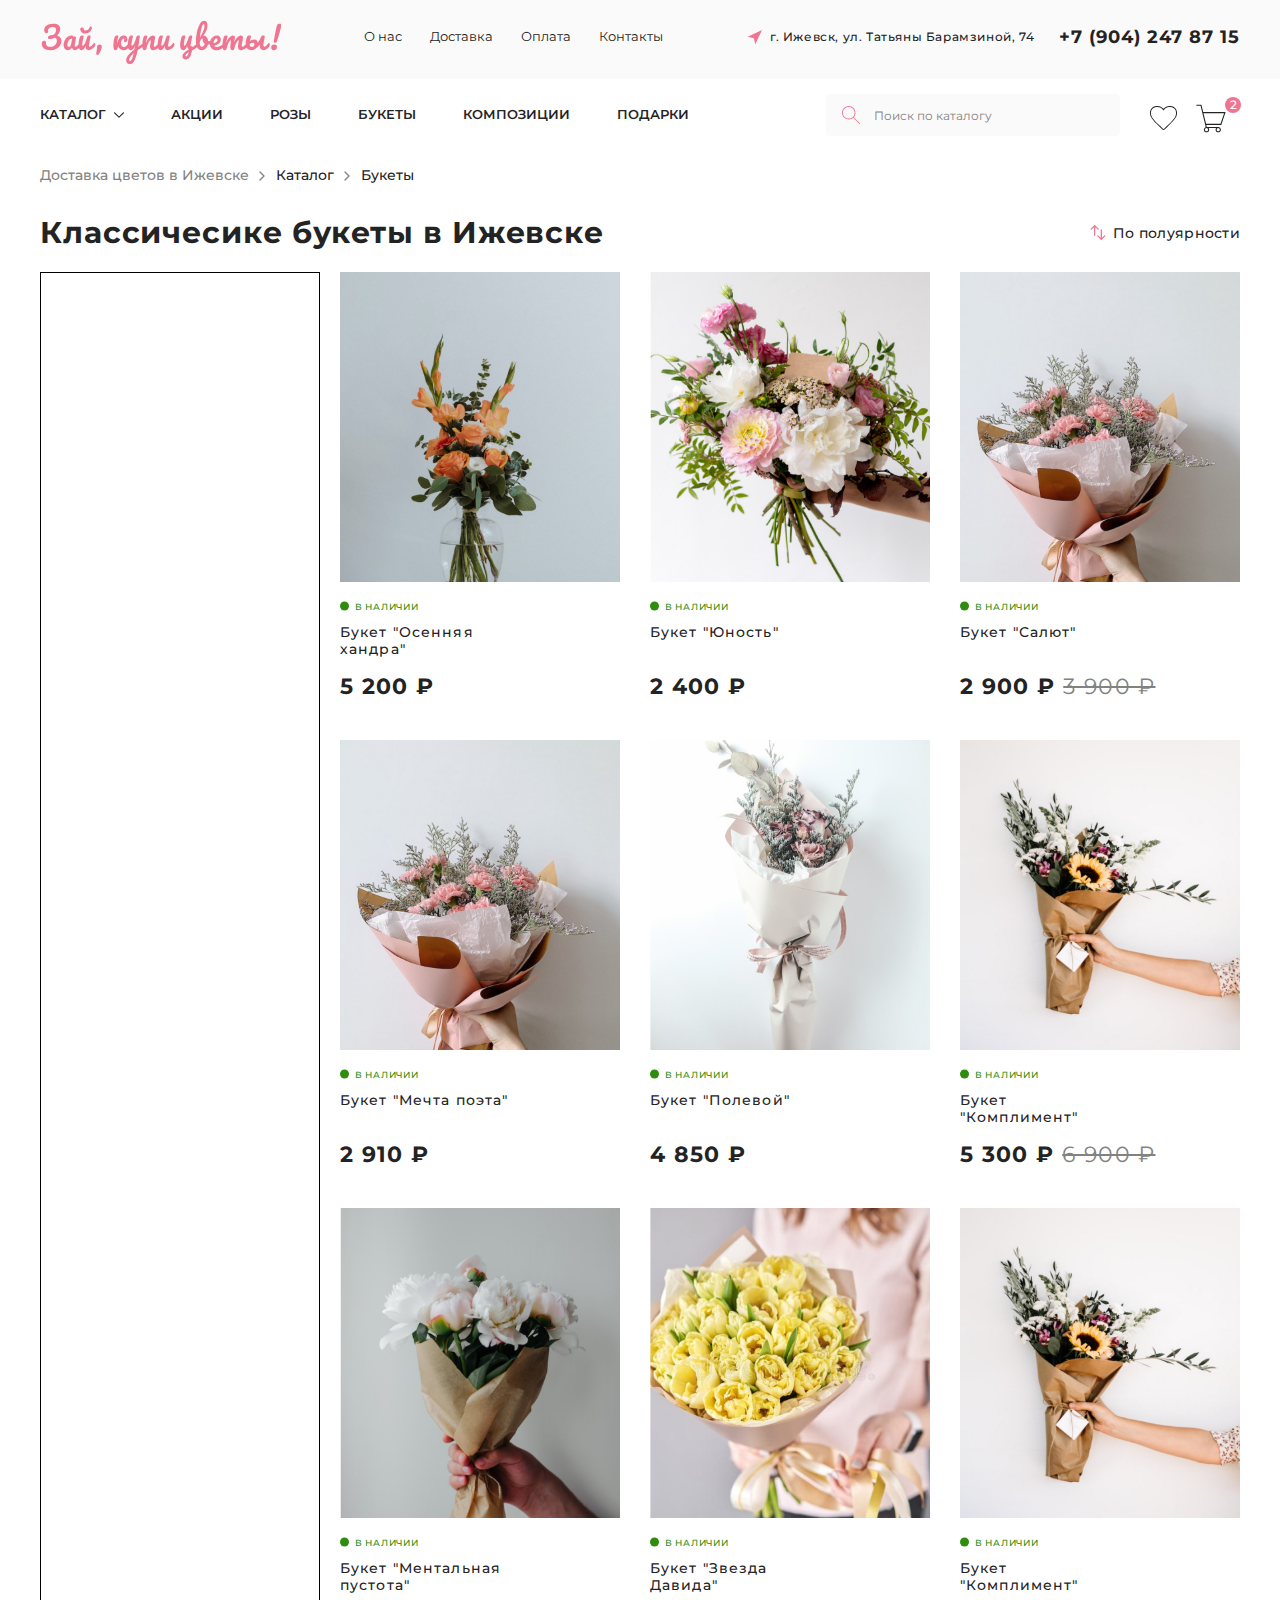
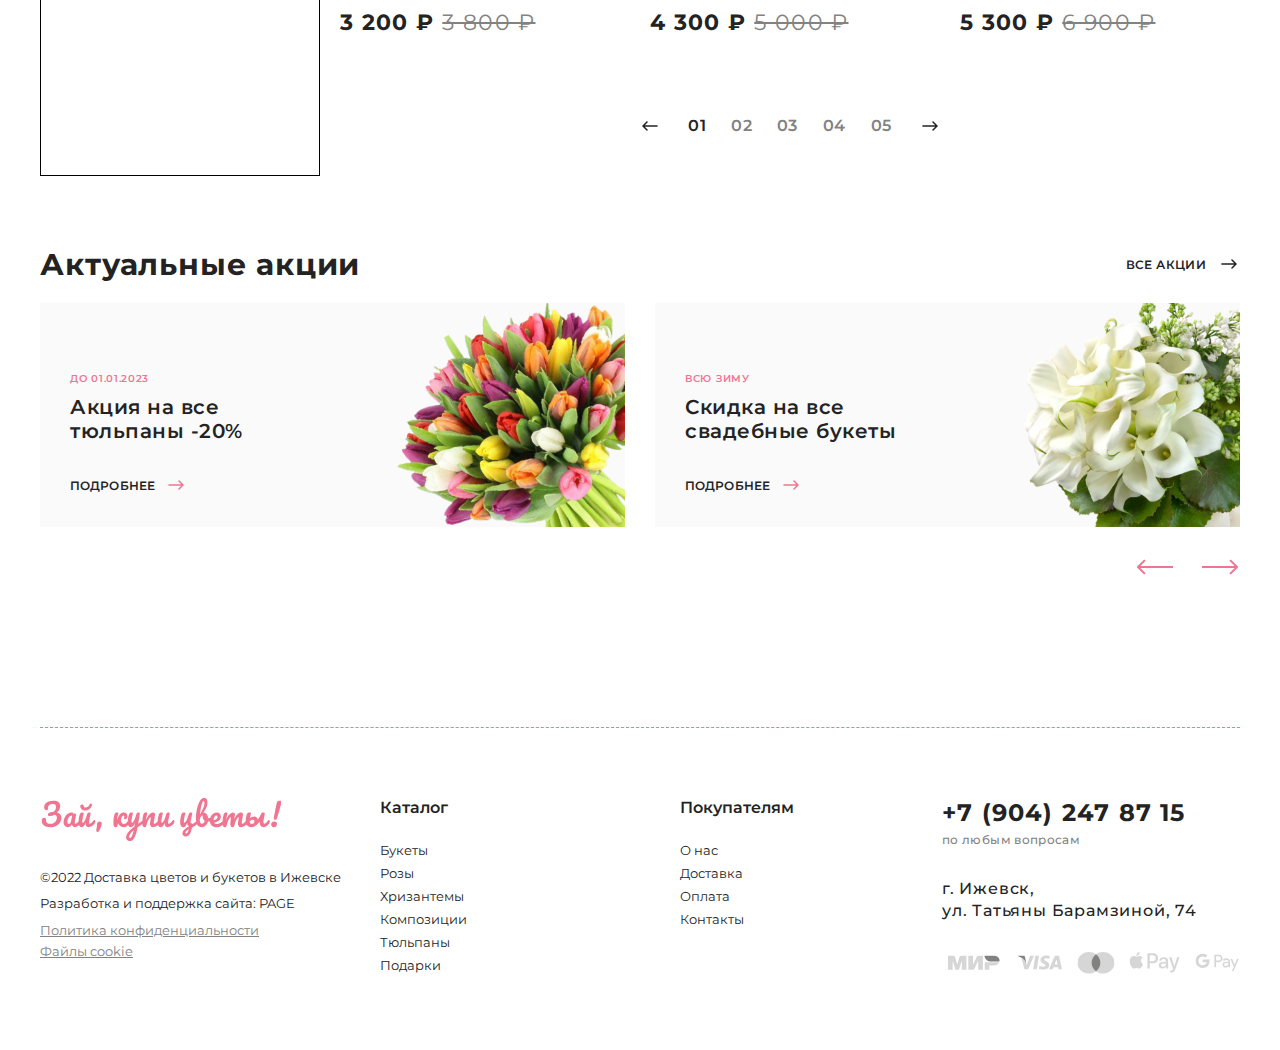
<file: page-catalog.html>
<!DOCTYPE html>
<html lang="ru">

<head>
   <meta charset="UTF-8">
   <meta http-equiv="X-UA-Compatible" content="IE=edge">
   <meta name="viewport" content="width=device-width, initial-scale=1.0">
   <title>Каталог</title>
   <link rel="preconnect" href="https://fonts.googleapis.com">
   <link rel="preconnect" href="https://fonts.gstatic.com" crossorigin>
   <link href="https://fonts.googleapis.com/css2?family=Montserrat:wght@400;500;600;700&display=swap" rel="stylesheet">
   <link rel="stylesheet" href="css/swiper-bundle.min.css">
   <link rel="stylesheet" href="css/style.min.css">
</head>

<body>


   <div class="wrapper">
      <div class="btn__up">&uarr;</div>

      <header class="header">
         <div class="header__top">
            <div class="container">
               <div class="header__top-inner">
                  <a class="logo" href="#">
                     <img class="logo__img" src="images/logo.svg" alt="логотип">
                  </a>
                  <nav class="menu">
                     <ul class="menu__list">
                        <li class="menu__list-item">
                           <a class="menu__list-link" href="#">о нас</a>
                        </li>
                        <li class="menu__list-item">
                           <a class="menu__list-link" href="#">доставка</a>
                        </li>
                        <li class="menu__list-item">
                           <a class="menu__list-link" href="#">оплата</a>
                        </li>
                        <li class="menu__list-item">
                           <a class="menu__list-link" href="#">контакты</a>
                        </li>
                     </ul>
                  </nav>
                  <!-- ============================================================================================ -->
                  <nav class="menu__mobile">
                     <ul class="menu__list-mobile">
                        <li class="menu__list-item-mobile">
                           <div class="bottom-menu-mobile__block">
                              <nav class="bottom-menu__mobile">
                                 <ul class="bottom-menu__list">
                                    <!-- =========================================================== -->
                                    <li class="bottom-menu__list-item bottom-menu__list-item-mobile ">
                                       <button class="bottom-menu__list-btn-mobile bottom-menu__ list-link-bank-mobile">
                                          Каталог #1</button>
                                       <svg class="mobile-menu__arrow" width="9" height="6" viewBox="0 0 9 6"
                                          fill="none" xmlns="http://www.w3.org/2000/svg">
                                          <path
                                             d="M4.5 5.51047C4.36637 5.51047 4.23327 5.45977 4.1313 5.35809L0.152739 1.37954C-0.0509132 1.17564 -0.0509132 0.845785 0.152739 0.642424C0.356392 0.438528 0.686247 0.438528 0.889851 0.642424L4.5 4.25228L8.11015 0.642424C8.3138 0.438528 8.64366 0.438528 8.84726 0.642424C9.05091 0.846076 9.05091 1.17564 8.84726 1.37954L4.86846 5.35809C4.76678 5.45977 4.63339 5.51047 4.5 5.51047Z"
                                             fill="#232324" />
                                       </svg>
                                       <ul class="bottom-sub-menu__list bottom-sub-menu__list-mobile">
                                          <li class="bottom-sub-menu__list-item">
                                             <a class="bottom-sub-menu__list-link" href="#">Пункт №1</a>
                                          </li>
                                          <li class="bottom-sub-menu__list-item">
                                             <a class="bottom-sub-menu__list-link" href="#">Пункт №2</a>
                                          </li>
                                          <li class="bottom-sub-menu__list-item">
                                             <a class="bottom-sub-menu__list-link" href="#">Пункт №3</a>
                                          </li>
                                       </ul>
                                    </li>
                                    <!-- =========================================================== -->
                                    <li class="bottom-menu__list-item bottom-menu__list-item-mobile ">
                                       <button
                                          class="bottom-menu__list-btn-mobile  bottom-menu__ list-link-bank-mobile   ">
                                          Каталог #2</button>
                                       <svg class="mobile-menu__arrow" width="9" height="6" viewBox="0 0 9 6"
                                          fill="none" xmlns="http://www.w3.org/2000/svg">
                                          <path
                                             d="M4.5 5.51047C4.36637 5.51047 4.23327 5.45977 4.1313 5.35809L0.152739 1.37954C-0.0509132 1.17564 -0.0509132 0.845785 0.152739 0.642424C0.356392 0.438528 0.686247 0.438528 0.889851 0.642424L4.5 4.25228L8.11015 0.642424C8.3138 0.438528 8.64366 0.438528 8.84726 0.642424C9.05091 0.846076 9.05091 1.17564 8.84726 1.37954L4.86846 5.35809C4.76678 5.45977 4.63339 5.51047 4.5 5.51047Z"
                                             fill="#232324" />
                                       </svg>
                                       <ul class="bottom-sub-menu__list bottom-sub-menu__list-mobile">
                                          <li class="bottom-sub-menu__list-item">
                                             <a class="bottom-sub-menu__list-link" href="#">Пункт №1</a>
                                          </li>
                                          <li class="bottom-sub-menu__list-item">
                                             <a class="bottom-sub-menu__list-link" href="#">Пункт №2</a>
                                          </li>
                                          <li class="bottom-sub-menu__list-item">
                                             <a class="bottom-sub-menu__list-link" href="#">Пункт №3</a>
                                          </li>
                                       </ul>
                                    </li>
                                    <!-- =========================================================== -->
                                    <li class="bottom-menu__list-item bottom-menu__list-item-mobile ">
                                       <button
                                          class="bottom-menu__list-btn-mobile  bottom-menu__ list-link-bank-mobile   ">
                                          Каталог #3</button>
                                       <svg class="mobile-menu__arrow" width="9" height="6" viewBox="0 0 9 6"
                                          fill="none" xmlns="http://www.w3.org/2000/svg">
                                          <path
                                             d="M4.5 5.51047C4.36637 5.51047 4.23327 5.45977 4.1313 5.35809L0.152739 1.37954C-0.0509132 1.17564 -0.0509132 0.845785 0.152739 0.642424C0.356392 0.438528 0.686247 0.438528 0.889851 0.642424L4.5 4.25228L8.11015 0.642424C8.3138 0.438528 8.64366 0.438528 8.84726 0.642424C9.05091 0.846076 9.05091 1.17564 8.84726 1.37954L4.86846 5.35809C4.76678 5.45977 4.63339 5.51047 4.5 5.51047Z"
                                             fill="#232324" />
                                       </svg>
                                       <ul class="bottom-sub-menu__list bottom-sub-menu__list-mobile">
                                          <li class="bottom-sub-menu__list-item">
                                             <a class="bottom-sub-menu__list-link" href="#">Пункт №1</a>
                                          </li>
                                          <li class="bottom-sub-menu__list-item">
                                             <a class="bottom-sub-menu__list-link" href="#">Пункт №2</a>
                                          </li>
                                          <li class="bottom-sub-menu__list-item">
                                             <a class="bottom-sub-menu__list-link" href="#">Пункт №3</a>
                                          </li>
                                       </ul>
                                    </li>
                                    <!-- =========================================================== -->
                                    <li class="bottom-menu__list-item">
                                       <a class="bottom-menu__list-link" href="#">Акции</a>
                                    </li>
                                    <li class="bottom-menu__list-item">
                                       <a class="bottom-menu__list-link" href="#">Розы</a>
                                    </li>
                                    <li class="bottom-menu__list-item">
                                       <a class="bottom-menu__list-link" href="#">Букеты</a>
                                    </li>
                                    <li class="bottom-menu__list-item">
                                       <a class="bottom-menu__list-link" href="#">Композиции</a>
                                    </li>
                                    <li class="bottom-menu__list-item">
                                       <a class="bottom-menu__list-link" href="#">Подарки</a>
                                    </li>
                                 </ul>
                              </nav>
                           </div>
                        </li>
                        <li class="menu__list-item">
                           <a class="menu__list-link" href="#">о нас</a>
                        </li>
                        <li class="menu__list-item">
                           <a class="menu__list-link" href="#">доставка</a>
                        </li>
                        <li class="menu__list-item">
                           <a class="menu__list-link" href="#">оплата</a>
                        </li>
                        <li class="menu__list-item">
                           <a class="menu__list-link" href="#">контакты</a>
                        </li>
                     </ul>
                  </nav>
                  <!-- ============================================================================================ -->
                  <div class="header__contacts">
                     <div class="header__contacts-inner">
                        <img class="location__icon" src="images/icons/location-icon.svg" alt="иконка локации">
                        <address class="header__contacts-address">
                           г. Ижевск, ул. Татьяны Барамзиной, 74
                        </address>
                        <a class="header__contacts-phone" href="tel:79042478715">
                           +7 (904) 247 87 15
                        </a>
                        <a class="header__contacts-phone-mobile" href="tel:79042478715">
                           <svg width="25" height="25" viewBox="0 0 25 25" fill="none"
                              xmlns="http://www.w3.org/2000/svg">
                              <path
                                 d="M24.9828 20.5766C24.9034 19.9758 24.5566 19.4579 24.0315 19.1555L17.8639 15.6045C17.1085 15.1695 16.1502 15.2962 15.5336 15.9127L14.3188 17.1275C13.9955 17.4508 13.4841 17.4794 13.1294 17.194C12.1717 16.4234 11.2287 15.5753 10.3268 14.6732C9.42477 13.7712 8.57668 12.8283 7.80602 11.8706C7.52055 11.5158 7.54911 11.0045 7.87248 10.6811L9.08725 9.46631C9.70376 8.84985 9.83054 7.89166 9.39551 7.13612L5.84444 0.968526C5.54208 0.443375 5.02416 0.0966212 4.42341 0.0171411C3.82262 -0.062501 3.23229 0.137873 2.80379 0.566374L0.973319 2.3969C-0.304247 3.67452 -0.324766 6.01152 0.915545 8.9775C2.10818 11.8294 4.33384 14.9688 7.18243 17.8176C10.0311 20.6662 13.1706 22.8919 16.0225 24.0845C17.4825 24.695 18.7899 25.0001 19.8938 25C21.0324 25 21.9544 24.6754 22.6031 24.0267L24.4336 22.1961C24.8621 21.7676 25.0623 21.1773 24.9828 20.5766ZM17.4598 16.3063L23.6274 19.8574C23.9324 20.033 24.1338 20.3339 24.1799 20.6828C24.2187 20.9756 24.1426 21.2639 23.9701 21.4963L15.7735 16.8183L16.1063 16.4854C16.4644 16.1274 17.0211 16.0538 17.4598 16.3063ZM4.31715 0.820095C4.66612 0.866261 4.96692 1.06766 5.14251 1.37268L8.69358 7.54027C8.94627 7.97908 8.87263 8.53566 8.51459 8.89364L8.20882 9.19941L3.50513 1.02986C3.6974 0.887481 3.92737 0.81016 4.1671 0.81016C4.21683 0.81016 4.26699 0.813454 4.31715 0.820095ZM22.0304 23.4539C21.0154 24.4689 18.9395 24.4264 16.335 23.3372C13.578 22.1843 10.5311 20.0206 7.75521 17.2448C4.97934 14.469 2.81567 11.4219 1.66278 8.66503C0.573543 6.06049 0.531049 3.98461 1.54604 2.96957L2.90492 1.61063L7.61568 9.79254L7.29976 10.1085C6.68341 10.7249 6.62974 11.7007 7.17498 12.3784C7.96379 13.3587 8.83154 14.3235 9.75398 15.2459C10.6765 16.1684 11.6413 17.0362 12.6216 17.825C13.2992 18.3702 14.275 18.3166 14.8915 17.7002L15.1797 17.4119L23.3878 22.0965L22.0304 23.4539Z"
                                 fill="black" />
                           </svg>
                        </a>
                     </div>
                  </div>
                  <button type="button" class="icon-menu"><span></span></button>
               </div>
            </div>
         </div>
         <div class="header__bottom">
            <div class="container">
               <div class="header__bottom-inner">
                  <div class="bottom-menu__block">
                     <nav class="bottom-menu">
                        <ul class="bottom-menu__list">
                           <li class="bottom-menu__list-item bottom-menu__list-item-catalog">
                              <a class="bottom-menu__list-link bottom-menu__list-link-catalog" href="#">Каталог</a>
                              <svg class="menu__arrow arrow" width="9" height="6" viewBox="0 0 9 6" fill="none"
                                 xmlns="http://www.w3.org/2000/svg">
                                 <path
                                    d="M4.5 5.51047C4.36637 5.51047 4.23327 5.45977 4.1313 5.35809L0.152739 1.37954C-0.0509132 1.17564 -0.0509132 0.845785 0.152739 0.642424C0.356392 0.438528 0.686247 0.438528 0.889851 0.642424L4.5 4.25228L8.11015 0.642424C8.3138 0.438528 8.64366 0.438528 8.84726 0.642424C9.05091 0.846076 9.05091 1.17564 8.84726 1.37954L4.86846 5.35809C4.76678 5.45977 4.63339 5.51047 4.5 5.51047Z"
                                    fill="#232324" />
                              </svg>
                              <ul class="bottom-sub-menu__list">
                                 <li class="box-shadow-item">
                                    <ul class="box-shadow-list">
                                       <li class="bottom-sub-menu__list-item">
                                          <a class="bottom-sub-menu__list-link" href="#">Сборны букеты</a>
                                          <svg class="sub-menu__arrow arrow" width="9" height="6" viewBox="0 0 9 6"
                                             fill="none" xmlns="http://www.w3.org/2000/svg">
                                             <path
                                                d="M4.5 5.51047C4.36637 5.51047 4.23327 5.45977 4.1313 5.35809L0.152739 1.37954C-0.0509132 1.17564 -0.0509132 0.845785 0.152739 0.642424C0.356392 0.438528 0.686247 0.438528 0.889851 0.642424L4.5 4.25228L8.11015 0.642424C8.3138 0.438528 8.64366 0.438528 8.84726 0.642424C9.05091 0.846076 9.05091 1.17564 8.84726 1.37954L4.86846 5.35809C4.76678 5.45977 4.63339 5.51047 4.5 5.51047Z"
                                                fill="#232324" />
                                          </svg>
                                          <ul class="bottom-sub-sub-menu__list">
                                             <li class="box-shadow-item">
                                                <ul class="box-shadow-list">
                                                   <li class="bottom-sub-sub-menu__list-item">
                                                      <a class="bottom-sub-sub-menu__list-link" href="#">оформление
                                                         свадеб</a>
                                                      <svg class="sub-sub-menu__arrow arrow" width="9" height="6"
                                                         viewBox="0 0 9 6" fill="none"
                                                         xmlns="http://www.w3.org/2000/svg">
                                                         <path
                                                            d="M4.5 5.51047C4.36637 5.51047 4.23327 5.45977 4.1313 5.35809L0.152739 1.37954C-0.0509132 1.17564 -0.0509132 0.845785 0.152739 0.642424C0.356392 0.438528 0.686247 0.438528 0.889851 0.642424L4.5 4.25228L8.11015 0.642424C8.3138 0.438528 8.64366 0.438528 8.84726 0.642424C9.05091 0.846076 9.05091 1.17564 8.84726 1.37954L4.86846 5.35809C4.76678 5.45977 4.63339 5.51047 4.5 5.51047Z"
                                                            fill="#232324" />
                                                      </svg>
                                                      <ul class="bottom-sub-sub-sub-menu__list">
                                                         <li class="box-shadow-item">
                                                            <ul class="box-shadow-list">
                                                               <li class="bottom-sub-sub-sub-menu__list-item">
                                                                  <a class="bottom-sub-sub-sub-menu__list-link"
                                                                     href="#">композиции на президиум</a>
                                                               </li>
                                                               <li class="bottom-sub-sub-sub-menu__list-item">
                                                                  <a class="bottom-sub-sub-sub-menu__list-link"
                                                                     href="#">композиции на столы гостей</a>
                                                               </li>
                                                            </ul>
                                                         </li>
                                                      </ul>
                                                   </li>
                                                   <li class="bottom-sub-sub-menu__list-item">
                                                      <a class="bottom-sub-sub-menu__list-link" href="#">для девушки</a>
                                                   </li>
                                                   <li class="bottom-sub-sub-menu__list-item">
                                                      <a class="bottom-sub-sub-menu__list-link" href="#">для невесты</a>
                                                   </li>
                                                </ul>
                                             </li>
                                          </ul>
                                       </li>
                                       <li class="bottom-sub-menu__list-item">
                                          <a class="bottom-sub-menu__list-link" href="#">монобукеты</a>
                                       </li>
                                       <li class="bottom-sub-menu__list-item">
                                          <a class="bottom-sub-menu__list-link" href="#">розы</a>
                                       </li>
                                       <li class="bottom-sub-menu__list-item">
                                          <a class="bottom-sub-menu__list-link" href="#">свадебные</a>
                                       </li>
                                    </ul>
                                 </li>
                              </ul>
                           </li>
                           <li class="bottom-menu__list-item">
                              <a class="bottom-menu__list-link" href="#">Акции</a>
                           </li>
                           <li class="bottom-menu__list-item">
                              <a class="bottom-menu__list-link" href="#">Розы</a>
                           </li>
                           <li class="bottom-menu__list-item">
                              <a class="bottom-menu__list-link" href="#">Букеты</a>
                           </li>
                           <li class="bottom-menu__list-item">
                              <a class="bottom-menu__list-link" href="#">Композиции</a>
                           </li>
                           <li class="bottom-menu__list-item">
                              <a class="bottom-menu__list-link" href="#">Подарки</a>
                           </li>
                        </ul>
                     </nav>
                  </div>
                  <div class="bottom-actions__block">
                     <div class="header__search" data-da=".bottom-menu-mobile__block,525,first">
                        <form class="header__search-form" action="#">
                           <button class="search-header__btn" type="submit">
                              <img class="search-header__icon" src="images/icons/search-icon.svg" alt="иконка поиска">
                           </button>
                           <input class="search-header__input" autocomplete="off" type="text"
                              placeholder="Поиск по каталогу">
                        </form>
                     </div>
                     <div class="user-actions__box" data-da=".header__contacts,525,last">
                        <div class="header__favorites">
                           <a class="favorites__link" href="#">
                              <svg class="favorites__img" width="27" height="24" viewBox="0 0 27 24" fill="none"
                                 xmlns="http://www.w3.org/2000/svg">
                                 <path
                                    d="M25.7299 2.74562C24.5731 1.22668 22.7537 0.3534 20.1647 0.0756663C19.955 0.0543733 19.7339 0.0411478 19.5063 0.0411478C17.2108 0.0411478 14.9231 1.11796 13.4998 2.82894C12.075 1.11783 9.78943 0.0410156 7.49481 0.0410156C7.2672 0.0410156 7.04753 0.0538443 6.83354 0.075534C4.24823 0.3534 2.42973 1.22668 1.27211 2.74509C0.124803 4.25067 -0.24908 6.29123 0.161173 8.81067C0.760814 12.4661 5.49354 16.9163 9.29572 20.4936L9.38288 20.5755C10.4417 21.5723 11.3566 22.4338 11.9526 23.0746C12.033 23.165 12.7591 23.9596 13.5538 23.9596C14.3537 23.9596 15.0637 23.1526 15.1285 23.075C15.7619 22.3887 16.7899 21.415 17.8042 20.4561C21.5638 16.8892 26.2439 12.4499 26.837 8.80908C27.2497 6.29162 26.8776 4.25213 25.7299 2.74562ZM25.8808 8.65302C25.3403 11.9723 20.7922 16.2871 17.1187 19.7709C16.1129 20.7232 15.0721 21.7072 14.4038 22.4323C14.2377 22.6278 13.8188 22.9914 13.5537 22.9914C13.2967 22.9914 12.8782 22.6572 12.6699 22.4244C12.0437 21.7514 11.1185 20.8795 10.0463 19.8704L9.95911 19.7881C6.26299 16.3115 1.66319 11.9849 1.11605 8.65421C0.75116 6.40827 1.06209 4.61781 2.04236 3.33177C3.02871 2.03673 4.63045 1.28659 6.93366 1.03848C7.11445 1.02049 7.3 1.00912 7.49455 1.00912C9.70637 1.00912 11.9063 2.14558 13.0982 3.90536L13.4996 4.49561L13.9004 3.90536C15.0923 2.14558 17.2927 1.00912 19.5064 1.00912C19.7 1.00912 19.8869 1.02049 20.0644 1.03848C22.3709 1.28606 23.9721 2.03621 24.9599 3.33217C25.939 4.619 26.2495 6.40906 25.8808 8.65302Z"
                                    fill="#232324" />
                              </svg>
                           </a>
                        </div>
                        <div class="header__basket">
                           <a class="basket__link" href="#">
                              <svg class="basket__img" width="30" height="29" viewBox="0 0 30 29" fill="none"
                                 xmlns="http://www.w3.org/2000/svg">
                                 <path
                                    d="M29.6219 8.1017H7.21491L5.40591 0.637695H0.378906V1.7037H4.56691L9.76491 23.1467C8.65691 23.4697 7.84191 24.4807 7.84191 25.6937C7.84191 27.1657 9.03491 28.3597 10.5079 28.3597C11.9809 28.3597 13.1739 27.1657 13.1739 25.6937C13.1739 25.0907 12.9659 24.5407 12.6289 24.0947H20.1159C19.7789 24.5407 19.5709 25.0917 19.5709 25.6937C19.5709 27.1657 20.7639 28.3597 22.2359 28.3597C23.7079 28.3597 24.9019 27.1657 24.9019 25.6937C24.9019 24.2207 23.7089 23.0287 22.2359 23.0277H10.8329L10.3159 20.8947H25.2839L29.6209 8.0997L29.6219 8.1017ZM12.1069 25.6957C12.1069 26.5777 11.3899 27.2947 10.5079 27.2947C9.62591 27.2947 8.90891 26.5777 8.90891 25.6957C8.90891 24.8137 9.62591 24.0967 10.5079 24.0967C11.3899 24.0967 12.1069 24.8147 12.1069 25.6957ZM23.8359 25.6957C23.8359 26.5777 23.1179 27.2947 22.2359 27.2947C21.3539 27.2947 20.6369 26.5777 20.6369 25.6957C20.6369 24.8137 21.3539 24.0967 22.2359 24.0967C23.1179 24.0967 23.8359 24.8147 23.8359 25.6957ZM10.0579 19.8307L7.47291 9.1687H28.1349L24.5199 19.8307H10.0579Z"
                                    fill="#232324" />
                              </svg>
                              <span class="basket__num">2</span>
                           </a>
                        </div>
                     </div>
                  </div>
               </div>
            </div>
         </div>
      </header>

      <div class="breadcrumbs">
         <div class="container-big">
            <div class="container">
               <div class="breadcrumbs__body">
                  <div class="breadcrumbs__inner">
                     <ul class="breadcrumbs__list mobile-overflow ">
                        <li class="breadcrumbs__list-item">
                           <a class="breadcrumbs__list-item-link breadcrumbs__list-item-link--great "
                              href="index.html">Доставка цветов в Ижевске</a>
                        </li>
                        <li class="breadcrumbs__list-item">
                           <span class="breadcrumbs__list-item-link--color">Каталог</span>
                        </li>
                        <li class="breadcrumbs__list-item">
                           <span class="breadcrumbs__list-item-link--color">Букеты</span>
                        </li>
                     </ul>
                  </div>
               </div>
            </div>
         </div>
      </div>

      <main class="main">

         <section class="classic-bouquets">
            <div class="container">
               <div class="section-title__block">
                  <div class="title__block-inner">
                     <h2 class="section__title">Классичесике букеты в Ижевске</h2>
                     <a class="section__title-link classic-bouquets__title-link" href="#">
                        <svg class="classic-bouquets__title-icon" width="16" height="15" viewBox="0 0 16 15" fill="none"
                           xmlns="http://www.w3.org/2000/svg">
                           <path
                              d="M8.64987 4.60833C8.4082 4.85 8.0082 4.85 7.76654 4.60833L5.29154 2.13333V10.2083C5.29154 10.55 5.0082 10.8333 4.66654 10.8333C4.32487 10.8333 4.04154 10.55 4.04154 10.2083V2.13333L1.56654 4.60833C1.44154 4.73333 1.2832 4.79167 1.12487 4.79167C0.966536 4.79167 0.808203 4.73333 0.683203 4.60833C0.441536 4.36667 0.441536 3.96667 0.683203 3.725L4.22487 0.183333C4.3082 0.1 4.41654 0.0416666 4.54154 0.0166667C4.5832 0.00833332 4.62487 0 4.66654 0C4.7082 0 4.74987 0.00833332 4.79154 0.0166667C4.91654 0.0416666 5.02487 0.1 5.1082 0.183333L8.64987 3.725C8.89154 3.96667 8.89154 4.36667 8.64987 4.60833Z"
                              fill="#F07591" />
                           <path
                              d="M15.3159 11.2753L11.7742 14.817C11.7159 14.8753 11.6492 14.917 11.5742 14.9503C11.4992 14.9837 11.4159 15.0003 11.3326 15.0003C11.2492 15.0003 11.1659 14.9837 11.0909 14.9503C11.0159 14.917 10.9492 14.8753 10.8909 14.817L7.34922 11.2753C7.10755 11.0337 7.10755 10.6337 7.34922 10.392C7.59089 10.1503 7.99088 10.1503 8.23255 10.392L10.7076 12.867V4.79199C10.7076 4.45033 10.9909 4.16699 11.3326 4.16699C11.6742 4.16699 11.9576 4.45033 11.9576 4.79199V12.867L14.4326 10.392C14.6742 10.1503 15.0742 10.1503 15.3159 10.392C15.5576 10.6337 15.5576 11.0337 15.3159 11.2753Z"
                              fill="#F07591" />
                        </svg>
                        По полуярности
                     </a>
                  </div>
               </div>
               <div class="classic-bouquets__inner">

                  <aside class="classic-bouquets__aside aside-filter"></aside>
                  <div class="classic-bouquets__cards">
                     <div class="classic-bouquets__cards-inner">
                        <div class="exemple__items classic-bouquets__items">

                           <div class="exemple__item classic-bouquets__item">
                              <div class="exemple__item-block">
                                 <a class="item-block__pictures" href="#">
                                    <img class="item-block__images" src="images/delivery/delivery-05.jpg" alt="">
                                 </a>
                                 <div class="item-block__body classic-bouquets-block__body">
                                    <p class="item-block__sub-title">в наличии</p>
                                    <a class="item-block__title" href="#">Букет "Осенняя хандра"</a>
                                    <div class="item-block__text">
                                       <div class="item-price__block">
                                          <div class="item-price__inner">
                                             <p class="item-price__new">5 200 ₽</p>
                                          </div>
                                          <div class="item-price__btn-box">
                                             <button class="item-price__btn">
                                                <svg class="card-basket__img" width="19" height="19" viewBox="0 0 19 19"
                                                   fill="none" xmlns="http://www.w3.org/2000/svg">
                                                   <path
                                                      d="M18.2895 16.1375L16.6295 6.6375C16.4895 5.7975 15.7595 5.1875 14.9095 5.1875H13.4995V4.1875C13.4995 1.9775 11.7095 0.1875 9.4995 0.1875C7.2895 0.1875 5.4995 1.9775 5.4995 4.1875V5.1875H4.0895C3.2395 5.1875 2.5095 5.7975 2.3695 6.6375L0.709502 16.1375C0.629502 16.6475 0.769502 17.1675 1.0995 17.5675C1.4295 17.9575 1.9195 18.1875 2.4395 18.1875H16.5595C17.0795 18.1875 17.5695 17.9575 17.8995 17.5675C18.2295 17.1675 18.3695 16.6475 18.2895 16.1375ZM6.9995 4.1875C6.9995 2.8075 8.1195 1.6875 9.4995 1.6875C10.8795 1.6875 11.9995 2.8075 11.9995 4.1875V5.1875H6.9995V4.1875ZM16.7495 16.5975C16.7195 16.6275 16.6595 16.6875 16.5595 16.6875H2.4395C2.3395 16.6875 2.2795 16.6275 2.2495 16.5975C2.2195 16.5675 2.1695 16.4975 2.1895 16.3975L3.8395 6.8975C3.8695 6.7775 3.9695 6.6875 4.0895 6.6875H5.4995V9.4375C5.4995 9.8475 5.8395 10.1875 6.2495 10.1875C6.6595 10.1875 6.9995 9.8475 6.9995 9.4375V6.6875H11.9995V9.4375C11.9995 9.8475 12.3395 10.1875 12.7495 10.1875C13.1595 10.1875 13.4995 9.8475 13.4995 9.4375V6.6875H14.9095C15.0295 6.6875 15.1295 6.7775 15.1495 6.8975L16.8095 16.3975C16.8195 16.4975 16.7795 16.5675 16.7495 16.5975Z"
                                                      fill="white" />
                                                </svg>
                                                В корзину
                                             </button>
                                          </div>
                                       </div>
                                    </div>
                                 </div>
                              </div>
                           </div>

                           <div class="exemple__item classic-bouquets__item">
                              <div class="exemple__item-block">
                                 <a class="item-block__pictures" href="#">
                                    <img class="item-block__images" src="images/delivery/delivery-06.jpg" alt="">
                                 </a>
                                 <div class="item-block__body classic-bouquets-block__body">
                                    <p class="item-block__sub-title">в наличии</p>
                                    <a class="item-block__title" href="#">Букет "Юность"</a>
                                    <div class="item-block__text">
                                       <div class="item-price__block">
                                          <div class="item-price__inner">
                                             <p class="item-price__new">2 400 ₽</p>
                                          </div>
                                          <div class="item-price__btn-box">
                                             <button class="item-price__btn">
                                                <svg class="card-basket__img" width="19" height="19" viewBox="0 0 19 19"
                                                   fill="none" xmlns="http://www.w3.org/2000/svg">
                                                   <path
                                                      d="M18.2895 16.1375L16.6295 6.6375C16.4895 5.7975 15.7595 5.1875 14.9095 5.1875H13.4995V4.1875C13.4995 1.9775 11.7095 0.1875 9.4995 0.1875C7.2895 0.1875 5.4995 1.9775 5.4995 4.1875V5.1875H4.0895C3.2395 5.1875 2.5095 5.7975 2.3695 6.6375L0.709502 16.1375C0.629502 16.6475 0.769502 17.1675 1.0995 17.5675C1.4295 17.9575 1.9195 18.1875 2.4395 18.1875H16.5595C17.0795 18.1875 17.5695 17.9575 17.8995 17.5675C18.2295 17.1675 18.3695 16.6475 18.2895 16.1375ZM6.9995 4.1875C6.9995 2.8075 8.1195 1.6875 9.4995 1.6875C10.8795 1.6875 11.9995 2.8075 11.9995 4.1875V5.1875H6.9995V4.1875ZM16.7495 16.5975C16.7195 16.6275 16.6595 16.6875 16.5595 16.6875H2.4395C2.3395 16.6875 2.2795 16.6275 2.2495 16.5975C2.2195 16.5675 2.1695 16.4975 2.1895 16.3975L3.8395 6.8975C3.8695 6.7775 3.9695 6.6875 4.0895 6.6875H5.4995V9.4375C5.4995 9.8475 5.8395 10.1875 6.2495 10.1875C6.6595 10.1875 6.9995 9.8475 6.9995 9.4375V6.6875H11.9995V9.4375C11.9995 9.8475 12.3395 10.1875 12.7495 10.1875C13.1595 10.1875 13.4995 9.8475 13.4995 9.4375V6.6875H14.9095C15.0295 6.6875 15.1295 6.7775 15.1495 6.8975L16.8095 16.3975C16.8195 16.4975 16.7795 16.5675 16.7495 16.5975Z"
                                                      fill="white" />
                                                </svg>
                                                В корзину
                                             </button>
                                          </div>
                                       </div>
                                    </div>
                                 </div>
                              </div>
                           </div>

                           <div class="exemple__item classic-bouquets__item">
                              <div class="exemple__item-block">
                                 <a class="item-block__pictures" href="#">
                                    <img class="item-block__images" src="images/delivery/delivery-08.jpg" alt="">
                                 </a>
                                 <div class="item-block__body classic-bouquets-block__body">
                                    <p class="item-block__sub-title">в наличии</p>
                                    <a class="item-block__title" href="#">Букет "Салют"</a>
                                    <div class="item-block__text">
                                       <div class="item-price__block">
                                          <div class="item-price__inner">
                                             <p class="item-price__new">2 900 ₽</p>
                                             <p class="item-price__old">3 900 ₽</p>
                                          </div>
                                          <div class="item-price__btn-box">
                                             <button class="item-price__btn">
                                                <svg class="card-basket__img" width="19" height="19" viewBox="0 0 19 19"
                                                   fill="none" xmlns="http://www.w3.org/2000/svg">
                                                   <path
                                                      d="M18.2895 16.1375L16.6295 6.6375C16.4895 5.7975 15.7595 5.1875 14.9095 5.1875H13.4995V4.1875C13.4995 1.9775 11.7095 0.1875 9.4995 0.1875C7.2895 0.1875 5.4995 1.9775 5.4995 4.1875V5.1875H4.0895C3.2395 5.1875 2.5095 5.7975 2.3695 6.6375L0.709502 16.1375C0.629502 16.6475 0.769502 17.1675 1.0995 17.5675C1.4295 17.9575 1.9195 18.1875 2.4395 18.1875H16.5595C17.0795 18.1875 17.5695 17.9575 17.8995 17.5675C18.2295 17.1675 18.3695 16.6475 18.2895 16.1375ZM6.9995 4.1875C6.9995 2.8075 8.1195 1.6875 9.4995 1.6875C10.8795 1.6875 11.9995 2.8075 11.9995 4.1875V5.1875H6.9995V4.1875ZM16.7495 16.5975C16.7195 16.6275 16.6595 16.6875 16.5595 16.6875H2.4395C2.3395 16.6875 2.2795 16.6275 2.2495 16.5975C2.2195 16.5675 2.1695 16.4975 2.1895 16.3975L3.8395 6.8975C3.8695 6.7775 3.9695 6.6875 4.0895 6.6875H5.4995V9.4375C5.4995 9.8475 5.8395 10.1875 6.2495 10.1875C6.6595 10.1875 6.9995 9.8475 6.9995 9.4375V6.6875H11.9995V9.4375C11.9995 9.8475 12.3395 10.1875 12.7495 10.1875C13.1595 10.1875 13.4995 9.8475 13.4995 9.4375V6.6875H14.9095C15.0295 6.6875 15.1295 6.7775 15.1495 6.8975L16.8095 16.3975C16.8195 16.4975 16.7795 16.5675 16.7495 16.5975Z"
                                                      fill="white" />
                                                </svg>
                                                В корзину
                                             </button>
                                          </div>
                                       </div>
                                    </div>
                                 </div>
                              </div>
                           </div>

                           <div class="exemple__item classic-bouquets__item">
                              <div class="exemple__item-block">
                                 <a class="item-block__pictures" href="#">
                                    <img class="item-block__images" src="images/delivery/delivery-01.jpg" alt="">
                                 </a>
                                 <div class="item-block__body classic-bouquets-block__body">
                                    <p class="item-block__sub-title">в наличии</p>
                                    <a class="item-block__title" href="#">Букет "Мечта поэта"</a>
                                    <div class="item-block__text">
                                       <div class="item-price__block">
                                          <div class="item-price__inner">
                                             <p class="item-price__new">2 910 ₽</p>
                                          </div>
                                          <div class="item-price__btn-box">
                                             <button class="item-price__btn">
                                                <svg class="card-basket__img" width="19" height="19" viewBox="0 0 19 19"
                                                   fill="none" xmlns="http://www.w3.org/2000/svg">
                                                   <path
                                                      d="M18.2895 16.1375L16.6295 6.6375C16.4895 5.7975 15.7595 5.1875 14.9095 5.1875H13.4995V4.1875C13.4995 1.9775 11.7095 0.1875 9.4995 0.1875C7.2895 0.1875 5.4995 1.9775 5.4995 4.1875V5.1875H4.0895C3.2395 5.1875 2.5095 5.7975 2.3695 6.6375L0.709502 16.1375C0.629502 16.6475 0.769502 17.1675 1.0995 17.5675C1.4295 17.9575 1.9195 18.1875 2.4395 18.1875H16.5595C17.0795 18.1875 17.5695 17.9575 17.8995 17.5675C18.2295 17.1675 18.3695 16.6475 18.2895 16.1375ZM6.9995 4.1875C6.9995 2.8075 8.1195 1.6875 9.4995 1.6875C10.8795 1.6875 11.9995 2.8075 11.9995 4.1875V5.1875H6.9995V4.1875ZM16.7495 16.5975C16.7195 16.6275 16.6595 16.6875 16.5595 16.6875H2.4395C2.3395 16.6875 2.2795 16.6275 2.2495 16.5975C2.2195 16.5675 2.1695 16.4975 2.1895 16.3975L3.8395 6.8975C3.8695 6.7775 3.9695 6.6875 4.0895 6.6875H5.4995V9.4375C5.4995 9.8475 5.8395 10.1875 6.2495 10.1875C6.6595 10.1875 6.9995 9.8475 6.9995 9.4375V6.6875H11.9995V9.4375C11.9995 9.8475 12.3395 10.1875 12.7495 10.1875C13.1595 10.1875 13.4995 9.8475 13.4995 9.4375V6.6875H14.9095C15.0295 6.6875 15.1295 6.7775 15.1495 6.8975L16.8095 16.3975C16.8195 16.4975 16.7795 16.5675 16.7495 16.5975Z"
                                                      fill="white" />
                                                </svg>
                                                В корзину
                                             </button>
                                          </div>
                                       </div>
                                    </div>
                                 </div>
                              </div>
                           </div>

                           <div class="exemple__item classic-bouquets__item">
                              <div class="exemple__item-block">
                                 <a class="item-block__pictures" href="#">
                                    <img class="item-block__images" src="images/delivery/delivery-03.jpg" alt="">
                                 </a>
                                 <div class="item-block__body classic-bouquets-block__body">
                                    <p class="item-block__sub-title">в наличии</p>
                                    <a class="item-block__title" href="#">Букет "Полевой"</a>
                                    <div class="item-block__text">
                                       <div class="item-price__block">
                                          <div class="item-price__inner">
                                             <p class="item-price__new">4 850 ₽</p>
                                          </div>
                                          <div class="item-price__btn-box">
                                             <button class="item-price__btn">
                                                <svg class="card-basket__img" width="19" height="19" viewBox="0 0 19 19"
                                                   fill="none" xmlns="http://www.w3.org/2000/svg">
                                                   <path
                                                      d="M18.2895 16.1375L16.6295 6.6375C16.4895 5.7975 15.7595 5.1875 14.9095 5.1875H13.4995V4.1875C13.4995 1.9775 11.7095 0.1875 9.4995 0.1875C7.2895 0.1875 5.4995 1.9775 5.4995 4.1875V5.1875H4.0895C3.2395 5.1875 2.5095 5.7975 2.3695 6.6375L0.709502 16.1375C0.629502 16.6475 0.769502 17.1675 1.0995 17.5675C1.4295 17.9575 1.9195 18.1875 2.4395 18.1875H16.5595C17.0795 18.1875 17.5695 17.9575 17.8995 17.5675C18.2295 17.1675 18.3695 16.6475 18.2895 16.1375ZM6.9995 4.1875C6.9995 2.8075 8.1195 1.6875 9.4995 1.6875C10.8795 1.6875 11.9995 2.8075 11.9995 4.1875V5.1875H6.9995V4.1875ZM16.7495 16.5975C16.7195 16.6275 16.6595 16.6875 16.5595 16.6875H2.4395C2.3395 16.6875 2.2795 16.6275 2.2495 16.5975C2.2195 16.5675 2.1695 16.4975 2.1895 16.3975L3.8395 6.8975C3.8695 6.7775 3.9695 6.6875 4.0895 6.6875H5.4995V9.4375C5.4995 9.8475 5.8395 10.1875 6.2495 10.1875C6.6595 10.1875 6.9995 9.8475 6.9995 9.4375V6.6875H11.9995V9.4375C11.9995 9.8475 12.3395 10.1875 12.7495 10.1875C13.1595 10.1875 13.4995 9.8475 13.4995 9.4375V6.6875H14.9095C15.0295 6.6875 15.1295 6.7775 15.1495 6.8975L16.8095 16.3975C16.8195 16.4975 16.7795 16.5675 16.7495 16.5975Z"
                                                      fill="white" />
                                                </svg>
                                                В корзину
                                             </button>
                                          </div>
                                       </div>
                                    </div>
                                 </div>
                              </div>
                           </div>

                           <div class="exemple__item classic-bouquets__item">
                              <div class="exemple__item-block">
                                 <a class="item-block__pictures" href="#">
                                    <img class="item-block__images" src="images/delivery/delivery-04.jpg" alt="">
                                 </a>
                                 <div class="item-block__body classic-bouquets-block__body">
                                    <p class="item-block__sub-title">в наличии</p>
                                    <a class="item-block__title" href="#">Букет "Комплимент"</a>
                                    <div class="item-block__text">
                                       <div class="item-price__block">
                                          <div class="item-price__inner">
                                             <p class="item-price__new">5 300 ₽</p>
                                             <p class="item-price__old">6 900 ₽</p>
                                          </div>
                                          <div class="item-price__btn-box">
                                             <button class="item-price__btn">
                                                <svg class="card-basket__img" width="19" height="19" viewBox="0 0 19 19"
                                                   fill="none" xmlns="http://www.w3.org/2000/svg">
                                                   <path
                                                      d="M18.2895 16.1375L16.6295 6.6375C16.4895 5.7975 15.7595 5.1875 14.9095 5.1875H13.4995V4.1875C13.4995 1.9775 11.7095 0.1875 9.4995 0.1875C7.2895 0.1875 5.4995 1.9775 5.4995 4.1875V5.1875H4.0895C3.2395 5.1875 2.5095 5.7975 2.3695 6.6375L0.709502 16.1375C0.629502 16.6475 0.769502 17.1675 1.0995 17.5675C1.4295 17.9575 1.9195 18.1875 2.4395 18.1875H16.5595C17.0795 18.1875 17.5695 17.9575 17.8995 17.5675C18.2295 17.1675 18.3695 16.6475 18.2895 16.1375ZM6.9995 4.1875C6.9995 2.8075 8.1195 1.6875 9.4995 1.6875C10.8795 1.6875 11.9995 2.8075 11.9995 4.1875V5.1875H6.9995V4.1875ZM16.7495 16.5975C16.7195 16.6275 16.6595 16.6875 16.5595 16.6875H2.4395C2.3395 16.6875 2.2795 16.6275 2.2495 16.5975C2.2195 16.5675 2.1695 16.4975 2.1895 16.3975L3.8395 6.8975C3.8695 6.7775 3.9695 6.6875 4.0895 6.6875H5.4995V9.4375C5.4995 9.8475 5.8395 10.1875 6.2495 10.1875C6.6595 10.1875 6.9995 9.8475 6.9995 9.4375V6.6875H11.9995V9.4375C11.9995 9.8475 12.3395 10.1875 12.7495 10.1875C13.1595 10.1875 13.4995 9.8475 13.4995 9.4375V6.6875H14.9095C15.0295 6.6875 15.1295 6.7775 15.1495 6.8975L16.8095 16.3975C16.8195 16.4975 16.7795 16.5675 16.7495 16.5975Z"
                                                      fill="white" />
                                                </svg>
                                                В корзину
                                             </button>
                                          </div>
                                       </div>
                                    </div>
                                 </div>
                              </div>
                           </div>

                           <div class="exemple__item classic-bouquets__item">
                              <div class="exemple__item-block">
                                 <a class="item-block__pictures" href="#">
                                    <img class="item-block__images" src="images/delivery/delivery-02.jpg" alt="">
                                 </a>
                                 <div class="item-block__body classic-bouquets-block__body">
                                    <p class="item-block__sub-title">в наличии</p>
                                    <a class="item-block__title" href="#">Букет "Ментальная пустота"</a>
                                    <div class="item-block__text">
                                       <div class="item-price__block">
                                          <div class="item-price__inner">
                                             <p class="item-price__new">3 200 ₽ </p>
                                             <p class="item-price__old">3 800 ₽</p>
                                          </div>
                                          <div class="item-price__btn-box">
                                             <button class="item-price__btn">
                                                <svg class="card-basket__img" width="19" height="19" viewBox="0 0 19 19"
                                                   fill="none" xmlns="http://www.w3.org/2000/svg">
                                                   <path
                                                      d="M18.2895 16.1375L16.6295 6.6375C16.4895 5.7975 15.7595 5.1875 14.9095 5.1875H13.4995V4.1875C13.4995 1.9775 11.7095 0.1875 9.4995 0.1875C7.2895 0.1875 5.4995 1.9775 5.4995 4.1875V5.1875H4.0895C3.2395 5.1875 2.5095 5.7975 2.3695 6.6375L0.709502 16.1375C0.629502 16.6475 0.769502 17.1675 1.0995 17.5675C1.4295 17.9575 1.9195 18.1875 2.4395 18.1875H16.5595C17.0795 18.1875 17.5695 17.9575 17.8995 17.5675C18.2295 17.1675 18.3695 16.6475 18.2895 16.1375ZM6.9995 4.1875C6.9995 2.8075 8.1195 1.6875 9.4995 1.6875C10.8795 1.6875 11.9995 2.8075 11.9995 4.1875V5.1875H6.9995V4.1875ZM16.7495 16.5975C16.7195 16.6275 16.6595 16.6875 16.5595 16.6875H2.4395C2.3395 16.6875 2.2795 16.6275 2.2495 16.5975C2.2195 16.5675 2.1695 16.4975 2.1895 16.3975L3.8395 6.8975C3.8695 6.7775 3.9695 6.6875 4.0895 6.6875H5.4995V9.4375C5.4995 9.8475 5.8395 10.1875 6.2495 10.1875C6.6595 10.1875 6.9995 9.8475 6.9995 9.4375V6.6875H11.9995V9.4375C11.9995 9.8475 12.3395 10.1875 12.7495 10.1875C13.1595 10.1875 13.4995 9.8475 13.4995 9.4375V6.6875H14.9095C15.0295 6.6875 15.1295 6.7775 15.1495 6.8975L16.8095 16.3975C16.8195 16.4975 16.7795 16.5675 16.7495 16.5975Z"
                                                      fill="white" />
                                                </svg>
                                                В корзину
                                             </button>
                                          </div>
                                       </div>
                                    </div>
                                 </div>
                              </div>
                           </div>

                           <div class="exemple__item classic-bouquets__item">
                              <div class="exemple__item-block">
                                 <a class="item-block__pictures" href="#">
                                    <img class="item-block__images" src="images/delivery/delivery-07.jpg" alt="">
                                 </a>
                                 <div class="item-block__body classic-bouquets-block__body">
                                    <p class="item-block__sub-title">в наличии</p>
                                    <a class="item-block__title" href="#">Букет "Звезда Давида"</a>
                                    <div class="item-block__text">
                                       <div class="item-price__block">
                                          <div class="item-price__inner">
                                             <p class="item-price__new">4 300 ₽</p>
                                             <p class="item-price__old">5 000 ₽</p>
                                          </div>
                                          <div class="item-price__btn-box">
                                             <button class="item-price__btn">
                                                <svg class="card-basket__img" width="19" height="19" viewBox="0 0 19 19"
                                                   fill="none" xmlns="http://www.w3.org/2000/svg">
                                                   <path
                                                      d="M18.2895 16.1375L16.6295 6.6375C16.4895 5.7975 15.7595 5.1875 14.9095 5.1875H13.4995V4.1875C13.4995 1.9775 11.7095 0.1875 9.4995 0.1875C7.2895 0.1875 5.4995 1.9775 5.4995 4.1875V5.1875H4.0895C3.2395 5.1875 2.5095 5.7975 2.3695 6.6375L0.709502 16.1375C0.629502 16.6475 0.769502 17.1675 1.0995 17.5675C1.4295 17.9575 1.9195 18.1875 2.4395 18.1875H16.5595C17.0795 18.1875 17.5695 17.9575 17.8995 17.5675C18.2295 17.1675 18.3695 16.6475 18.2895 16.1375ZM6.9995 4.1875C6.9995 2.8075 8.1195 1.6875 9.4995 1.6875C10.8795 1.6875 11.9995 2.8075 11.9995 4.1875V5.1875H6.9995V4.1875ZM16.7495 16.5975C16.7195 16.6275 16.6595 16.6875 16.5595 16.6875H2.4395C2.3395 16.6875 2.2795 16.6275 2.2495 16.5975C2.2195 16.5675 2.1695 16.4975 2.1895 16.3975L3.8395 6.8975C3.8695 6.7775 3.9695 6.6875 4.0895 6.6875H5.4995V9.4375C5.4995 9.8475 5.8395 10.1875 6.2495 10.1875C6.6595 10.1875 6.9995 9.8475 6.9995 9.4375V6.6875H11.9995V9.4375C11.9995 9.8475 12.3395 10.1875 12.7495 10.1875C13.1595 10.1875 13.4995 9.8475 13.4995 9.4375V6.6875H14.9095C15.0295 6.6875 15.1295 6.7775 15.1495 6.8975L16.8095 16.3975C16.8195 16.4975 16.7795 16.5675 16.7495 16.5975Z"
                                                      fill="white" />
                                                </svg>
                                                В корзину
                                             </button>
                                          </div>
                                       </div>
                                    </div>
                                 </div>
                              </div>
                           </div>

                           <div class="exemple__item classic-bouquets__item">
                              <div class="exemple__item-block">
                                 <a class="item-block__pictures" href="#">
                                    <img class="item-block__images" src="images/delivery/delivery-04.jpg" alt="">
                                 </a>
                                 <div class="item-block__body classic-bouquets-block__body">
                                    <p class="item-block__sub-title">в наличии</p>
                                    <a class="item-block__title" href="#">Букет "Комплимент"</a>
                                    <div class="item-block__text">
                                       <div class="item-price__block">
                                          <div class="item-price__inner">
                                             <p class="item-price__new">5 300 ₽</p>
                                             <p class="item-price__old">6 900 ₽</p>
                                          </div>
                                          <div class="item-price__btn-box">
                                             <button class="item-price__btn">
                                                <svg class="card-basket__img" width="19" height="19" viewBox="0 0 19 19"
                                                   fill="none" xmlns="http://www.w3.org/2000/svg">
                                                   <path
                                                      d="M18.2895 16.1375L16.6295 6.6375C16.4895 5.7975 15.7595 5.1875 14.9095 5.1875H13.4995V4.1875C13.4995 1.9775 11.7095 0.1875 9.4995 0.1875C7.2895 0.1875 5.4995 1.9775 5.4995 4.1875V5.1875H4.0895C3.2395 5.1875 2.5095 5.7975 2.3695 6.6375L0.709502 16.1375C0.629502 16.6475 0.769502 17.1675 1.0995 17.5675C1.4295 17.9575 1.9195 18.1875 2.4395 18.1875H16.5595C17.0795 18.1875 17.5695 17.9575 17.8995 17.5675C18.2295 17.1675 18.3695 16.6475 18.2895 16.1375ZM6.9995 4.1875C6.9995 2.8075 8.1195 1.6875 9.4995 1.6875C10.8795 1.6875 11.9995 2.8075 11.9995 4.1875V5.1875H6.9995V4.1875ZM16.7495 16.5975C16.7195 16.6275 16.6595 16.6875 16.5595 16.6875H2.4395C2.3395 16.6875 2.2795 16.6275 2.2495 16.5975C2.2195 16.5675 2.1695 16.4975 2.1895 16.3975L3.8395 6.8975C3.8695 6.7775 3.9695 6.6875 4.0895 6.6875H5.4995V9.4375C5.4995 9.8475 5.8395 10.1875 6.2495 10.1875C6.6595 10.1875 6.9995 9.8475 6.9995 9.4375V6.6875H11.9995V9.4375C11.9995 9.8475 12.3395 10.1875 12.7495 10.1875C13.1595 10.1875 13.4995 9.8475 13.4995 9.4375V6.6875H14.9095C15.0295 6.6875 15.1295 6.7775 15.1495 6.8975L16.8095 16.3975C16.8195 16.4975 16.7795 16.5675 16.7495 16.5975Z"
                                                      fill="white" />
                                                </svg>
                                                В корзину
                                             </button>
                                          </div>
                                       </div>
                                    </div>
                                 </div>
                              </div>
                           </div>

                        </div>

                     </div>

                     <div class="pagination">
                        <div class="container-big">
                           <div class="container">
                              <div class="pagination__inner">
                                 <div class="pagination__btn-box pagination__btn-box-left ">
                                    <a class="pagination__btn" href="#">
                                       <svg class="pagination__btn-img" width="16" height="10" viewBox="0 0 16 10"
                                          fill="none" xmlns="http://www.w3.org/2000/svg">
                                          <path
                                             d="M5.53 0.470257C5.67045 0.610882 5.74934 0.801507 5.74934 1.00026C5.74934 1.19901 5.67045 1.38963 5.53 1.53026L2.81 4.25026L15 4.25026C15.1989 4.25026 15.3897 4.32928 15.5303 4.46993C15.671 4.61058 15.75 4.80135 15.75 5.00026C15.75 5.19917 15.671 5.38994 15.5303 5.53059C15.3897 5.67124 15.1989 5.75026 15 5.75026L2.812 5.75026L5.53 8.46926C5.59966 8.53893 5.65493 8.62163 5.69263 8.71265C5.73033 8.80368 5.74974 8.90124 5.74974 8.99976C5.74974 9.19874 5.67069 9.38956 5.53 9.53026C5.3893 9.67096 5.19847 9.75 4.9995 9.75C4.80052 9.75 4.60969 9.67096 4.469 9.53026L0.468996 5.53026C0.399332 5.46069 0.344066 5.37808 0.306358 5.28714C0.268651 5.19619 0.249242 5.09871 0.249242 5.00026C0.249242 4.90181 0.268651 4.80432 0.306358 4.71338C0.344066 4.62244 0.399332 4.53982 0.468996 4.47026L4.469 0.470257C4.53865 0.400563 4.62135 0.345275 4.71237 0.307554C4.8034 0.269833 4.90097 0.250417 4.9995 0.250417C5.09803 0.250417 5.1956 0.269833 5.28662 0.307554C5.37765 0.345275 5.46035 0.400563 5.53 0.470257Z"
                                             fill="#232324" />
                                       </svg>
                                    </a>
                                 </div>
                                 <ul class="pagination-list">
                                    <li class="pagination-list-item list__item--active">
                                       <a class="pagination-list-item__link" href="#">01</a>
                                    </li>
                                    <li class="pagination-list-item">
                                       <a class="pagination-list-item__link" href="#">02</a>
                                    </li>
                                    <li class="pagination-list-item">
                                       <a class="pagination-list-item__link" href="#">03</a>
                                    </li>
                                    <li class="pagination-list-item">
                                       <a class="pagination-list-item__link" href="#">04</a>
                                    </li>
                                    <li class="pagination-list-item">
                                       <a class="pagination-list-item__link" href="#">05</a>
                                    </li>
                                 </ul>
                                 <div class="pagination__btn-box pagination__btn-box-right">
                                    <a class="pagination__btn" href="#">
                                       <svg class="pagination__btn-img" width="16" height="10" viewBox="0 0 16 10"
                                          fill="none" xmlns="http://www.w3.org/2000/svg">
                                          <path
                                             d="M10.47 9.52974C10.3295 9.38912 10.2507 9.19849 10.2507 8.99974C10.2507 8.80099 10.3295 8.61037 10.47 8.46974L13.19 5.74974H1C0.801088 5.74974 0.610322 5.67072 0.46967 5.53007C0.329018 5.38942 0.25 5.19865 0.25 4.99974C0.25 4.80083 0.329018 4.61006 0.46967 4.46941C0.610322 4.32876 0.801088 4.24974 1 4.24974H13.188L10.47 1.53074C10.4003 1.46107 10.3451 1.37837 10.3074 1.28734C10.2697 1.19632 10.2503 1.09876 10.2503 1.00024C10.2503 0.801264 10.3293 0.610438 10.47 0.46974C10.6107 0.329043 10.8015 0.25 11.0005 0.25C11.1995 0.25 11.3903 0.329043 11.531 0.46974L15.531 4.46974C15.6007 4.5393 15.6559 4.62192 15.6936 4.71286C15.7313 4.80381 15.7508 4.90129 15.7508 4.99974C15.7508 5.09819 15.7313 5.19567 15.6936 5.28662C15.6559 5.37756 15.6007 5.46018 15.531 5.52974L11.531 9.52974C11.4613 9.59943 11.3786 9.65472 11.2876 9.69244C11.1966 9.73016 11.099 9.74958 11.0005 9.74958C10.902 9.74958 10.8044 9.73016 10.7134 9.69244C10.6224 9.65472 10.5397 9.59943 10.47 9.52974Z"
                                             fill="#232324" />
                                       </svg>
                                    </a>
                                 </div>
                              </div>
                           </div>
                        </div>
                     </div>


                  </div>




               </div>
            </div>
         </section>



         <section class="stocks-slider__section">
            <div class="container">
               <div class="section-title__block">
                  <div class="title__block-inner">
                     <h2 class="section__title">Актуальные акции</h2>
                     <a class="section__title-link" href="#">
                        Все акции
                        <svg class="section__title-arrow" width="16" height="11" viewBox="0 0 16 11" fill="none"
                           xmlns="http://www.w3.org/2000/svg">
                           <path
                              d="M10.47 10.0297C10.3295 9.88912 10.2507 9.69849 10.2507 9.49974C10.2507 9.30099 10.3295 9.11037 10.47 8.96974L13.19 6.24974H1C0.801088 6.24974 0.610322 6.17072 0.46967 6.03007C0.329018 5.88942 0.25 5.69865 0.25 5.49974C0.25 5.30083 0.329018 5.11006 0.46967 4.96941C0.610322 4.82876 0.801088 4.74974 1 4.74974H13.188L10.47 2.03074C10.4003 1.96107 10.3451 1.87837 10.3074 1.78734C10.2697 1.69632 10.2503 1.59876 10.2503 1.50024C10.2503 1.30126 10.3293 1.11044 10.47 0.96974C10.6107 0.829043 10.8015 0.75 11.0005 0.75C11.1995 0.75 11.3903 0.829043 11.531 0.96974L15.531 4.96974C15.6007 5.0393 15.6559 5.12192 15.6936 5.21286C15.7313 5.30381 15.7508 5.40129 15.7508 5.49974C15.7508 5.59819 15.7313 5.69567 15.6936 5.78662C15.6559 5.87756 15.6007 5.96018 15.531 6.02974L11.531 10.0297C11.4613 10.0994 11.3786 10.1547 11.2876 10.1924C11.1966 10.2302 11.099 10.2496 11.0005 10.2496C10.902 10.2496 10.8044 10.2302 10.7134 10.1924C10.6224 10.1547 10.5397 10.0994 10.47 10.0297Z"
                              fill="#232324" />
                        </svg>
                     </a>
                  </div>
               </div>
               <div class="stocks-section__inner">
                  <div class="swiper stocks-slider">
                     <div class="swiper-wrapper stocks-slider__wrapper">
                        <div class="swiper-slide stocks-slide">
                           <div class="stocks-slide__inner">
                              <div class="stocks-slide__content">
                                 <div class="stocks-slide__content-body">
                                    <p class="stocks__content-period">
                                       до 01.01.2023
                                    </p>
                                    <p class="stocks__content-name">
                                       Акция на все тюльпаны -20%
                                    </p>
                                    <a class="stocks__content-btn" href="#">
                                       Подробнее
                                       <svg class="stocks__content-arrow" width="16" height="10" viewBox="0 0 16 10"
                                          fill="none" xmlns="http://www.w3.org/2000/svg">
                                          <path
                                             d="M10.47 9.52974C10.3295 9.38912 10.2507 9.19849 10.2507 8.99974C10.2507 8.80099 10.3295 8.61037 10.47 8.46974L13.19 5.74974H1C0.801088 5.74974 0.610322 5.67072 0.46967 5.53007C0.329018 5.38942 0.25 5.19865 0.25 4.99974C0.25 4.80083 0.329018 4.61006 0.46967 4.46941C0.610322 4.32876 0.801088 4.24974 1 4.24974H13.188L10.47 1.53074C10.4003 1.46107 10.3451 1.37837 10.3074 1.28734C10.2697 1.19632 10.2503 1.09876 10.2503 1.00024C10.2503 0.801264 10.3293 0.610438 10.47 0.46974C10.6107 0.329043 10.8015 0.25 11.0005 0.25C11.1995 0.25 11.3903 0.329043 11.531 0.46974L15.531 4.46974C15.6007 4.5393 15.6559 4.62192 15.6936 4.71286C15.7313 4.80381 15.7508 4.90129 15.7508 4.99974C15.7508 5.09819 15.7313 5.19567 15.6936 5.28662C15.6559 5.37756 15.6007 5.46018 15.531 5.52974L11.531 9.52974C11.4613 9.59943 11.3786 9.65472 11.2876 9.69244C11.1966 9.73016 11.099 9.74958 11.0005 9.74958C10.902 9.74958 10.8044 9.73016 10.7134 9.69244C10.6224 9.65472 10.5397 9.59943 10.47 9.52974Z"
                                             fill="#F07591" />
                                       </svg>
                                    </a>
                                 </div>
                              </div>
                              <div class="stocks-slide__pictures">
                                 <img class="stocks-slide__img" src="images/slider/stocks-slider-01.png" alt="">
                              </div>
                           </div>
                        </div>
                        <div class="swiper-slide stocks-slide">
                           <div class="stocks-slide__inner">
                              <div class="stocks-slide__content">
                                 <div class="stocks-slide__content-body">
                                    <p class="stocks__content-period">
                                       всю зиму
                                    </p>
                                    <p class="stocks__content-name">
                                       Скидка на все свадебные букеты
                                    </p>
                                    <a class="stocks__content-btn" href="#">
                                       Подробнее
                                       <svg class="stocks__content-arrow" width="16" height="10" viewBox="0 0 16 10"
                                          fill="none" xmlns="http://www.w3.org/2000/svg">
                                          <path
                                             d="M10.47 9.52974C10.3295 9.38912 10.2507 9.19849 10.2507 8.99974C10.2507 8.80099 10.3295 8.61037 10.47 8.46974L13.19 5.74974H1C0.801088 5.74974 0.610322 5.67072 0.46967 5.53007C0.329018 5.38942 0.25 5.19865 0.25 4.99974C0.25 4.80083 0.329018 4.61006 0.46967 4.46941C0.610322 4.32876 0.801088 4.24974 1 4.24974H13.188L10.47 1.53074C10.4003 1.46107 10.3451 1.37837 10.3074 1.28734C10.2697 1.19632 10.2503 1.09876 10.2503 1.00024C10.2503 0.801264 10.3293 0.610438 10.47 0.46974C10.6107 0.329043 10.8015 0.25 11.0005 0.25C11.1995 0.25 11.3903 0.329043 11.531 0.46974L15.531 4.46974C15.6007 4.5393 15.6559 4.62192 15.6936 4.71286C15.7313 4.80381 15.7508 4.90129 15.7508 4.99974C15.7508 5.09819 15.7313 5.19567 15.6936 5.28662C15.6559 5.37756 15.6007 5.46018 15.531 5.52974L11.531 9.52974C11.4613 9.59943 11.3786 9.65472 11.2876 9.69244C11.1966 9.73016 11.099 9.74958 11.0005 9.74958C10.902 9.74958 10.8044 9.73016 10.7134 9.69244C10.6224 9.65472 10.5397 9.59943 10.47 9.52974Z"
                                             fill="#F07591" />
                                       </svg>
                                    </a>
                                 </div>
                              </div>
                              <div class="stocks-slide__pictures">
                                 <img class="stocks-slide__img" src="images/slider/stocks-slider-02.png" alt="">
                              </div>
                           </div>
                        </div>
                        <div class="swiper-slide stocks-slide">
                           <div class="stocks-slide__inner">
                              <div class="stocks-slide__content">
                                 <div class="stocks-slide__content-body">
                                    <p class="stocks__content-period">
                                       до 01.01.2023
                                    </p>
                                    <p class="stocks__content-name">
                                       Акция на все тюльпаны -20%
                                    </p>
                                    <a class="stocks__content-btn" href="#">
                                       Подробнее
                                       <svg class="stocks__content-arrow" width="16" height="10" viewBox="0 0 16 10"
                                          fill="none" xmlns="http://www.w3.org/2000/svg">
                                          <path
                                             d="M10.47 9.52974C10.3295 9.38912 10.2507 9.19849 10.2507 8.99974C10.2507 8.80099 10.3295 8.61037 10.47 8.46974L13.19 5.74974H1C0.801088 5.74974 0.610322 5.67072 0.46967 5.53007C0.329018 5.38942 0.25 5.19865 0.25 4.99974C0.25 4.80083 0.329018 4.61006 0.46967 4.46941C0.610322 4.32876 0.801088 4.24974 1 4.24974H13.188L10.47 1.53074C10.4003 1.46107 10.3451 1.37837 10.3074 1.28734C10.2697 1.19632 10.2503 1.09876 10.2503 1.00024C10.2503 0.801264 10.3293 0.610438 10.47 0.46974C10.6107 0.329043 10.8015 0.25 11.0005 0.25C11.1995 0.25 11.3903 0.329043 11.531 0.46974L15.531 4.46974C15.6007 4.5393 15.6559 4.62192 15.6936 4.71286C15.7313 4.80381 15.7508 4.90129 15.7508 4.99974C15.7508 5.09819 15.7313 5.19567 15.6936 5.28662C15.6559 5.37756 15.6007 5.46018 15.531 5.52974L11.531 9.52974C11.4613 9.59943 11.3786 9.65472 11.2876 9.69244C11.1966 9.73016 11.099 9.74958 11.0005 9.74958C10.902 9.74958 10.8044 9.73016 10.7134 9.69244C10.6224 9.65472 10.5397 9.59943 10.47 9.52974Z"
                                             fill="#F07591" />
                                       </svg>
                                    </a>
                                 </div>
                              </div>
                              <div class="stocks-slide__pictures">
                                 <img class="stocks-slide__img" src="images/slider/stocks-slider-01.png" alt="">
                              </div>
                           </div>
                        </div>
                        <div class="swiper-slide stocks-slide">
                           <div class="stocks-slide__inner">
                              <div class="stocks-slide__content">
                                 <div class="stocks-slide__content-body">
                                    <p class="stocks__content-period">
                                       всю зиму
                                    </p>
                                    <p class="stocks__content-name">
                                       Скидка на все свадебные букеты
                                    </p>
                                    <a class="stocks__content-btn" href="#">
                                       Подробнее
                                       <svg class="stocks__content-arrow" width="16" height="10" viewBox="0 0 16 10"
                                          fill="none" xmlns="http://www.w3.org/2000/svg">
                                          <path
                                             d="M10.47 9.52974C10.3295 9.38912 10.2507 9.19849 10.2507 8.99974C10.2507 8.80099 10.3295 8.61037 10.47 8.46974L13.19 5.74974H1C0.801088 5.74974 0.610322 5.67072 0.46967 5.53007C0.329018 5.38942 0.25 5.19865 0.25 4.99974C0.25 4.80083 0.329018 4.61006 0.46967 4.46941C0.610322 4.32876 0.801088 4.24974 1 4.24974H13.188L10.47 1.53074C10.4003 1.46107 10.3451 1.37837 10.3074 1.28734C10.2697 1.19632 10.2503 1.09876 10.2503 1.00024C10.2503 0.801264 10.3293 0.610438 10.47 0.46974C10.6107 0.329043 10.8015 0.25 11.0005 0.25C11.1995 0.25 11.3903 0.329043 11.531 0.46974L15.531 4.46974C15.6007 4.5393 15.6559 4.62192 15.6936 4.71286C15.7313 4.80381 15.7508 4.90129 15.7508 4.99974C15.7508 5.09819 15.7313 5.19567 15.6936 5.28662C15.6559 5.37756 15.6007 5.46018 15.531 5.52974L11.531 9.52974C11.4613 9.59943 11.3786 9.65472 11.2876 9.69244C11.1966 9.73016 11.099 9.74958 11.0005 9.74958C10.902 9.74958 10.8044 9.73016 10.7134 9.69244C10.6224 9.65472 10.5397 9.59943 10.47 9.52974Z"
                                             fill="#F07591" />
                                       </svg>
                                    </a>
                                 </div>
                              </div>
                              <div class="stocks-slide__pictures">
                                 <img class="stocks-slide__img" src="images/slider/stocks-slider-02.png" alt="">
                              </div>
                           </div>
                        </div>
                     </div>
                     <div class="swiper-pagination stocks-pagination"></div>
                  </div>
                  <div class="slider__buttons-box">
                     <div class="swiper-button-prev stocks-button-prev">
                        <svg class="slider-button-prev" width="36" height="16" viewBox="0 0 36 16" fill="none"
                           xmlns="http://www.w3.org/2000/svg">
                           <path
                              d="M0.292893 7.29289C-0.0976311 7.68342 -0.0976311 8.31658 0.292893 8.70711L6.65685 15.0711C7.04738 15.4616 7.68054 15.4616 8.07107 15.0711C8.46159 14.6805 8.46159 14.0474 8.07107 13.6569L2.41421 8L8.07107 2.34315C8.46159 1.95262 8.46159 1.31946 8.07107 0.928932C7.68054 0.538408 7.04738 0.538408 6.65685 0.928932L0.292893 7.29289ZM36 7L1 7V9L36 9V7Z"
                              fill="#F07591" />
                        </svg>
                     </div>
                     <div class="swiper-button-next stocks-button-next">
                        <svg class="slider-button-next" width="36" height="16" viewBox="0 0 36 16" fill="none"
                           xmlns="http://www.w3.org/2000/svg">
                           <path
                              d="M35.7071 8.70711C36.0976 8.31658 36.0976 7.68342 35.7071 7.29289L29.3431 0.928932C28.9526 0.538408 28.3195 0.538408 27.9289 0.928932C27.5384 1.31946 27.5384 1.95262 27.9289 2.34315L33.5858 8L27.9289 13.6569C27.5384 14.0474 27.5384 14.6805 27.9289 15.0711C28.3195 15.4616 28.9526 15.4616 29.3431 15.0711L35.7071 8.70711ZM0 9L35 9V7L0 7L0 9Z"
                              fill="#F07591" />
                        </svg>
                     </div>
                  </div>
               </div>
            </div>
         </section>


      </main>


      <footer class="footer">
         <div class="container">
            <div class="footer__inner">
               <ul class="footer__list">
                  <li class="footer__item footer__item-info">
                     <div class="footer__item-body">
                        <a class="footer__logo" href="#">
                           <img class="footer__logo-img" src="images/logo-footer.svg" alt="логотип">
                        </a>
                        <div class="footer__info" data-da=".footer__list,525,last">
                           <p class="footer__info-text">
                              ©2022 Доставка цветов и букетов в Ижевске
                           </p>
                           <a class="footer__info-text info-text__development" href="#">
                              Разработка и поддержка сайта:
                              PAGE
                           </a>
                           <a class="footer__info-text  info-text__politics" href="#">
                              Политика конфиденциальности
                           </a>
                           <a class="footer__info-text  info-text__cookie" href="#">
                              Файлы cookie
                           </a>
                        </div>
                     </div>
                  </li>
                  <li class="footer__item footer__item-catalog">
                     <div class="footer__item-body">
                        <div class="footer__item-title">
                           Каталог
                        </div>
                        <nav class="footer__menu">
                           <ul class="footer__menu-list">
                              <li class="footer-menu__list-item">
                                 <a class="footer-menu__list-link" href="#">Букеты</a>
                              </li>
                              <li class="footer-menu__list-item">
                                 <a class="footer-menu__list-link" href="#">Розы</a>
                              </li>
                              <li class="footer-menu__list-item">
                                 <a class="footer-menu__list-link" href="#">Хризантемы</a>
                              </li>
                              <li class="footer-menu__list-item">
                                 <a class="footer-menu__list-link" href="#">Композиции</a>
                              </li>
                              <li class="footer-menu__list-item">
                                 <a class="footer-menu__list-link" href="#">Тюльпаны</a>
                              </li>
                              <li class="footer-menu__list-item">
                                 <a class="footer-menu__list-link" href="#">Подарки</a>
                              </li>
                           </ul>
                        </nav>
                     </div>
                  </li>
                  <li class="footer__item  footer__item-customers">
                     <div class="footer__item-body">
                        <div class="footer__item-title">
                           Покупателям
                        </div>
                        <nav class="footer__menu">
                           <ul class="footer__menu-list">
                              <li class="footer-menu__list-item">
                                 <a class="footer-menu__list-link" href="#">О нас</a>
                              </li>
                              <li class="footer-menu__list-item">
                                 <a class="footer-menu__list-link" href="#">Доставка</a>
                              </li>
                              <li class="footer-menu__list-item">
                                 <a class="footer-menu__list-link" href="#">Оплата</a>
                              </li>
                              <li class="footer-menu__list-item">
                                 <a class="footer-menu__list-link" href="#">Контакты</a>
                              </li>
                           </ul>
                        </nav>
                     </div>
                  </li>
                  <li class="footer__item footer__item-contacts">
                     <div class="footer__item-body">
                        <div class="footer__phone-box">
                           <a class="footer__phone" href="tel:79042478715">
                              +7 (904) 247 87 15
                           </a>
                           <p class="footer__phone-description">
                              по любым вопросам
                           </p>
                        </div>
                        <div class="footer__address-box">
                           <address class="footer__contacts-address">
                              г. Ижевск, <br> ул. Татьяны Барамзиной, 74
                           </address>
                        </div>
                        <div class="footer__pay-box">
                           <a class="footer__pay-link" href="#">
                              <img class="footer__pay-pictures" src="images/icons/pay-icon-mir-01.svg" alt="карта мир">
                           </a>
                           <a class="footer__pay-link" href="#">
                              <img class="footer__pay-pictures" src="images/icons/pay-icon-visa-02.svg" alt="карта мир">
                           </a>
                           <a class="footer__pay-link" href="#">
                              <img class="footer__pay-pictures" src="images/icons/pay-icon-master-03.svg"
                                 alt="карта мир">
                           </a>
                           <a class="footer__pay-link" href="#">
                              <img class="footer__pay-pictures" src="images/icons/pay-icon-apple-04.svg"
                                 alt="карта мир">
                           </a>
                           <a class="footer__pay-link" href="#">
                              <img class="footer__pay-pictures" src="images/icons/pay-icon-google-05.svg"
                                 alt="карта мир">
                           </a>
                        </div>
                     </div>
                  </li>
               </ul>
            </div>
         </div>
      </footer>





   </div>








   <script src="https://ajax.googleapis.com/ajax/libs/jquery/3.4.1/jquery.min.js"></script>
   <script src="js/hystmodal.min.js"></script>
   <script src="js/swiper-bundle.min.js"></script>
   <script src="js/main.min.js"></script>
</body>

</html>
</file>
<file: css/style.min.css>
html{-webkit-box-sizing:border-box;box-sizing:border-box;height:100%}*,*::after,*::before{-webkit-box-sizing:inherit;box-sizing:inherit}ul[class],ol[class]{padding:0}body,h1,h2,h3,h4,h5,h6,p,ul[class],ol[class],li,figure,figcaption,blockquote,dl,dd{margin:0}ul[class]{list-style:none}img{max-width:100%;display:block}input,button,textarea,select{font:inherit}a{text-decoration:none}.slick-slider{position:relative;display:block;-webkit-box-sizing:border-box;box-sizing:border-box;-webkit-touch-callout:none;-webkit-user-select:none;-moz-user-select:none;-ms-user-select:none;user-select:none;-ms-touch-action:pan-y;touch-action:pan-y;-webkit-tap-highlight-color:transparent}.slick-list{position:relative;overflow:hidden;display:block;margin:0;padding:0}.slick-list:focus{outline:none}.slick-list.dragging{cursor:pointer;cursor:hand}.slick-slider .slick-track,.slick-slider .slick-list{-webkit-transform:translate3d(0, 0, 0);-ms-transform:translate3d(0, 0, 0);transform:translate3d(0, 0, 0)}.slick-track{position:relative;left:0;top:0;display:block;margin-left:auto;margin-right:auto}.slick-track:before,.slick-track:after{content:"";display:table}.slick-track:after{clear:both}.slick-loading .slick-track{visibility:hidden}.slick-slide{float:left;height:100%;min-height:1px;display:none}[dir="rtl"] .slick-slide{float:right}.slick-slide img{display:block}.slick-slide.slick-loading img{display:none}.slick-slide.dragging img{pointer-events:none}.slick-initialized .slick-slide{display:block}.slick-loading .slick-slide{visibility:hidden}.slick-vertical .slick-slide{display:block;height:auto;border:1px solid transparent}.slick-arrow.slick-hidden{display:none}.icon-menu{display:none;margin:0px;padding:0px;border:none;background-color:transparent;position:relative;-webkit-box-flex:0;-ms-flex:0 0 30px;flex:0 0 30px;height:20px;cursor:pointer;z-index:5;width:30px;margin-right:10px}.icon-menu span,.icon-menu::before,.icon-menu::after{-webkit-transition:all 0.3s ease 0s;-o-transition:all 0.3s ease 0s;transition:all 0.3s ease 0s;left:0px;position:absolute;width:100%;height:2px;border-radius:1px;background-color:#232324}.icon-menu::before,.icon-menu::after{content:""}.icon-menu::before{top:0px}.icon-menu::after{bottom:0px}.icon-menu span{top:50%;-webkit-transform:scale(1) translate(0px, -50%);-ms-transform:scale(1) translate(0px, -50%);transform:scale(1) translate(0px, -50%)}.icon-menu.menu-open span{-webkit-transform:scale(0) translate(0px, -50%);-ms-transform:scale(0) translate(0px, -50%);transform:scale(0) translate(0px, -50%)}.menu-open.icon-menu::before{top:50%;-webkit-transform:rotate(-45deg) translate(0px, -50%);-ms-transform:rotate(-45deg) translate(0px, -50%);transform:rotate(-45deg) translate(0px, -50%)}.menu-open.icon-menu::after{bottom:45%;-webkit-transform:rotate(45deg) translate(0px, 50%);-ms-transform:rotate(45deg) translate(0px, 50%);transform:rotate(45deg) translate(0px, 50%)}.btn__up{background:rgba(240,117,145,0.8);-webkit-box-shadow:0px 4px 4px rgba(0,0,0,0.25);box-shadow:0px 4px 4px rgba(0,0,0,0.25);color:#fff;line-height:50px;height:60px;width:60px;border-radius:50%;text-align:center;position:fixed;right:10px;bottom:50px;cursor:pointer;opacity:0;-webkit-transition:opacity 0.5s;-o-transition:opacity 0.5s;transition:opacity 0.5s;pointer-events:none;z-index:99;font-size:60px}.btn__up-open{opacity:1;pointer-events:all}.breadcrumbs{padding-top:10px;padding-bottom:30px}.breadcrumbs__list-item{display:inline-block;margin-right:24px;position:relative;font-weight:500;font-size:.875rem;line-height:1.28571;color:#828281}.breadcrumbs__list-item::after{content:url("../images/icons/breadcrumbs-arrow.svg");position:absolute;top:1px;right:-14px;width:4px;height:8px}.breadcrumbs__list-item:last-child::after{display:none}.breadcrumbs__list-item-link--color{color:#232324}.breadcrumbs__list-item-link--great{color:#828281;-webkit-transition:all 0.3s;-o-transition:all 0.3s;transition:all 0.3s}.breadcrumbs__list-item-link--great:hover{color:#f07591;-webkit-transition:all 0.3s;-o-transition:all 0.3s;transition:all 0.3s}.title__block-inner{display:-webkit-box;display:-ms-flexbox;display:flex;-webkit-box-align:center;-ms-flex-align:center;align-items:center;-webkit-box-pack:justify;-ms-flex-pack:justify;justify-content:space-between;padding-bottom:20px}@media (max-width: 375px){.title__block-inner{-webkit-box-pack:center;-ms-flex-pack:center;justify-content:center}}.section__title{font-weight:700;font-size:1.875rem;line-height:1.23333;letter-spacing:0.03em;color:#232324}@media (max-width: 1200px){.section__title{font-size:calc(22.78px + 7.22 * ((100vw - 320px) / 1120))}}@media (max-width: 525px){.section__title{letter-spacing:0.05em}}@media (max-width: 375px){.section__title{text-align:center}}.section__title-link{position:relative;display:block;font-weight:600;font-size:.75rem;line-height:1.25;letter-spacing:0.03em;text-transform:uppercase;color:#232324;padding-right:34px;-webkit-transition:color 0.3s;-o-transition:color 0.3s;transition:color 0.3s}.section__title-link:hover{color:#f07591;-webkit-transition:color 0.3s;-o-transition:color 0.3s;transition:color 0.3s}@media (max-width: 425px){.section__title-link{display:none}}.section__title-arrow{position:absolute;display:inline-block;top:50%;right:19px;-webkit-transform:translate(100%, -50%);-ms-transform:translate(100%, -50%);transform:translate(100%, -50%)}.section__title-arrow path{-webkit-transition:fill 0.3s;-o-transition:fill 0.3s;transition:fill 0.3s}.section__title-link:hover .section__title-arrow path{fill:#f07591;-webkit-transition:fill 0.3s;-o-transition:fill 0.3s;transition:fill 0.3s}.hystmodal__opened{position:fixed;right:0;left:0;overflow:hidden}.hystmodal__shadow{position:fixed;border:none;display:block;width:100%;top:0;bottom:0;right:0;left:0;overflow:hidden;pointer-events:none;z-index:98;opacity:0;-webkit-transition:opacity 0.15s ease;-o-transition:opacity 0.15s ease;transition:opacity 0.15s ease;background-color:black}.hystmodal__shadow--show{pointer-events:auto;opacity:0.6}.hystmodal{position:fixed;top:0;bottom:0;right:0;left:0;overflow:hidden;overflow-y:auto;-webkit-overflow-scrolling:touch;opacity:1;pointer-events:none;display:-webkit-box;display:-ms-flexbox;display:flex;-webkit-box-orient:vertical;-webkit-box-direction:normal;-ms-flex-flow:column nowrap;flex-flow:column nowrap;-webkit-box-pack:start;-ms-flex-pack:start;justify-content:flex-start;z-index:99;visibility:hidden}.hystmodal--active{opacity:1}.hystmodal--moved,.hystmodal--active{pointer-events:auto;visibility:visible}.hystmodal__wrap{-ms-flex-negative:0;flex-shrink:0;-webkit-box-flex:0;-ms-flex-positive:0;flex-grow:0;width:100%;min-height:100%;margin:auto;display:-webkit-box;display:-ms-flexbox;display:flex;-webkit-box-orient:vertical;-webkit-box-direction:normal;-ms-flex-flow:column nowrap;flex-flow:column nowrap;-webkit-box-align:center;-ms-flex-align:center;align-items:center;-webkit-box-pack:center;-ms-flex-pack:center;justify-content:center}.hystmodal__window{margin:50px 0;-webkit-box-sizing:border-box;box-sizing:border-box;-ms-flex-negative:0;flex-shrink:0;-webkit-box-flex:0;-ms-flex-positive:0;flex-grow:0;background:#fff;width:600px;max-width:100%;overflow:visible;-webkit-transition:opacity 0.2s ease 0s, -webkit-transform 0.2s ease 0s;transition:opacity 0.2s ease 0s, -webkit-transform 0.2s ease 0s;-o-transition:transform 0.2s ease 0s, opacity 0.2s ease 0s;transition:transform 0.2s ease 0s, opacity 0.2s ease 0s;transition:transform 0.2s ease 0s, opacity 0.2s ease 0s, -webkit-transform 0.2s ease 0s;-webkit-transform:scale(0.9);-ms-transform:scale(0.9);transform:scale(0.9);opacity:0}.hystmodal--active .hystmodal__window{-webkit-transform:scale(1);-ms-transform:scale(1);transform:scale(1);opacity:1}.hystmodal__close{position:absolute;z-index:10;top:0;right:-40px;display:block;width:30px;height:30px;background-color:transparent;background-position:center center;background-repeat:no-repeat;background-image:url("data:image/svg+xml,%3Csvg xmlns='http://www.w3.org/2000/svg' viewBox='0 0 24 24'%3E%3Cpath fill='%23fff' stroke='%23fff' stroke-linecap='square' stroke-miterlimit='50' stroke-width='2' d='M22 2L2 22'/%3E%3Cpath fill='none' stroke='%23fff' stroke-linecap='square' stroke-miterlimit='50' stroke-width='2' d='M2 2l20 20'/%3E%3C/svg%3E");background-size:100% 100%;border:none;font-size:0;cursor:pointer;outline:none}.hystmodal__close:focus{outline:2px dotted #afb3b9;outline-offset:2px}@media all and (max-width: 767px){.hystmodal__close{top:10px;right:10px;width:24px;height:24px;background-image:url("data:image/svg+xml,%3Csvg xmlns='http://www.w3.org/2000/svg' viewBox='0 0 24 24'%3E%3Cpath fill='%23fff' stroke='%23111' stroke-linecap='square' stroke-miterlimit='50' stroke-width='2' d='M22 2L2 22'/%3E%3Cpath fill='none' stroke='%23111' stroke-linecap='square' stroke-miterlimit='50' stroke-width='2' d='M2 2l20 20'/%3E%3C/svg%3E")}.hystmodal__window{margin:0}}.header{margin-bottom:0px}.header__top{padding-top:5px;padding-bottom:10px;background:#fafafb}@media (max-width: 1200px){.header__top{padding-top:calc(0px + 5 * ((100vw - 320px) / 1120));padding-bottom:calc(0px + 10 * ((100vw - 320px) / 1120))}}@media (max-width: 525px){.header__top{padding-top:8px;padding-bottom:5px}}.header__top-inner{display:-webkit-box;display:-ms-flexbox;display:flex;-webkit-box-align:center;-ms-flex-align:center;align-items:center;-webkit-box-pack:justify;-ms-flex-pack:justify;justify-content:space-between;padding-top:5px;padding-bottom:5px}@media (max-width: 1200px){.header__top-inner{padding-top:calc(0px + 5 * ((100vw - 320px) / 1120));padding-bottom:calc(0px + 5 * ((100vw - 320px) / 1120))}}.logo{display:block}.logo__img{display:block;width:241px;height:54px}@media (max-width: 1200px){.logo__img{width:calc(135px + 106 * ((100vw - 320px) / 1120));height:calc(35px + 19 * ((100vw - 320px) / 1120))}}.menu{padding-left:10px;padding-right:10px}@media (max-width: 767px){.menu{display:none}}.menu__list{display:-webkit-box;display:-ms-flexbox;display:flex;-ms-flex-wrap:wrap;flex-wrap:wrap;-webkit-box-align:center;-ms-flex-align:center;align-items:center;-webkit-box-pack:justify;-ms-flex-pack:justify;justify-content:space-between;gap:28px}@media (max-width: 1200px){.menu__list{gap:calc(0px + 28 * ((100vw - 320px) / 1120))}}.menu__mobile{display:none}@media (max-width: 767px){.menu__mobile{display:block}}.bottom-menu__list-btn-mobile{padding:0;border:none;background-color:transparent;font-weight:600;font-size:.8125rem;line-height:1.53846;color:#232324;text-transform:uppercase;width:190px;-moz-text-align-last:left;text-align-last:left}.bottom-menu__list-btn-mobile{display:none}@media (max-width: 767px){.bottom-menu__list-btn-mobile{display:block;position:relative;font-size:1rem}}@media (max-width: 767px){.menu__list-mobile{position:absolute;left:0px;right:0px;top:0px;background-color:#fff;display:block;text-align:left;-webkit-transform:translateX(-150%);-ms-transform:translateX(-150%);transform:translateX(-150%);-webkit-transition:all 0.5s;-o-transition:all 0.5s;transition:all 0.5s;z-index:5;overflow:auto;width:100%;height:100%;min-height:100vh}.menu__mobile .menu__list-mobile{padding-top:60px;padding-left:20px;padding-right:20px}.menu__list-mobile::before{content:"";left:100%;right:100%;background-color:#fff}.menu__list-mobile.menu__list-mobile--active{-webkit-transform:translateX(0%);-ms-transform:translateX(0%);transform:translateX(0%);-webkit-transition:all 0.3s;-o-transition:all 0.3s;transition:all 0.3s}.icon-menu{display:block;margin:0px 5px 0px 10px}}.menu__list-link{position:relative;display:block;font-size:.8125rem;line-height:1.53846;text-transform:lowercase;color:#232324;-webkit-transition:color 0.3s;-o-transition:color 0.3s;transition:color 0.3s}.menu__list-link:hover{color:#f07591;-webkit-transition:color 0.3s;-o-transition:color 0.3s;transition:color 0.3s}.menu__list-link::before{content:"";position:absolute;width:0;left:auto;right:0;bottom:-1px;background-color:#f07591;height:1px;-webkit-transition:width 0.3s;-o-transition:width 0.3s;transition:width 0.3s}.menu__list-link:hover::before{width:100%;right:auto;left:0}@media (max-width: 767px){.menu__list-link{display:inline-block;font-weight:600;font-size:1rem;line-height:1.53846;color:#232324;text-transform:uppercase}}.menu__list-link::first-letter{text-transform:uppercase}@media (max-width: 767px){.header__contacts{margin-left:auto;margin-right:10px}}@media (max-width: 525px){.header__contacts{display:-webkit-box;display:-ms-flexbox;display:flex;-webkit-box-align:center;-ms-flex-align:center;align-items:center}}.header__contacts-inner{display:-webkit-box;display:-ms-flexbox;display:flex;-webkit-box-align:center;-ms-flex-align:center;align-items:center;-webkit-box-pack:end;-ms-flex-pack:end;justify-content:flex-end}.location__icon{display:block}@media (max-width: 998px){.location__icon{display:none}}.header__contacts-address{font-weight:500;font-size:.75rem;line-height:1.83333;letter-spacing:0.05em;font-style:normal;margin-left:8px}@media (max-width: 998px){.header__contacts-address{display:none}}.header__contacts-phone{display:block;font-weight:700;font-size:1.125rem;line-height:1.22222;letter-spacing:0.055em;color:#232324;text-transform:uppercase;margin-left:25px;-webkit-transition:color 0.3s;-o-transition:color 0.3s;transition:color 0.3s}.header__contacts-phone:hover{color:#f07591;-webkit-transition:color 0.3s;-o-transition:color 0.3s;transition:color 0.3s}@media (max-width: 1200px){.header__contacts-phone{font-size:calc(16px + 2 * ((100vw - 320px) / 1120));margin-left:calc(10px + 15 * ((100vw - 320px) / 1120));letter-spacing:0.01em}}@media (max-width: 525px){.header__contacts-phone{display:none}}.header__contacts-phone-mobile{display:none}@media (max-width: 525px){.header__contacts-phone-mobile{display:-webkit-box;display:-ms-flexbox;display:flex;-webkit-box-align:center;-ms-flex-align:center;align-items:center;-webkit-box-pack:center;-ms-flex-pack:center;justify-content:center}}.header__bottom-inner{display:-webkit-box;display:-ms-flexbox;display:flex;-webkit-box-align:center;-ms-flex-align:center;align-items:center;-webkit-box-pack:justify;-ms-flex-pack:justify;justify-content:space-between;padding:15px 0px 20px 0px}@media (max-width: 767px){.header__bottom-inner{padding:10px 0px 10px 0px}}@media (max-width: 525px){.header__bottom-inner{display:none}}@media (max-width: 767px){.bottom-menu__block{display:none}}.bottom-menu-mobile__block{display:none}@media (max-width: 767px){.bottom-menu-mobile__block{display:block}}.bottom-menu__list{display:-webkit-box;display:-ms-flexbox;display:flex;-webkit-box-align:center;-ms-flex-align:center;align-items:center;-webkit-box-pack:justify;-ms-flex-pack:justify;justify-content:space-between;gap:47px}@media (max-width: 1200px){.bottom-menu__list{gap:calc(-20px + 67 * ((100vw - 320px) / 1120))}}@media (max-width: 767px){.bottom-menu__list{display:block}}.bottom-menu__list-item:nth-child(1){padding-right:18px}.bottom-menu__list-link{position:relative;font-weight:600;font-size:.8125rem;line-height:1.53846;color:#232324;text-transform:uppercase;-webkit-transition:color 0.3s;-o-transition:color 0.3s;transition:color 0.3s}.bottom-menu__list-link:hover{color:#f07591;-webkit-transition:color 0.3s;-o-transition:color 0.3s;transition:color 0.3s}.bottom-menu__list-link::before{content:"";position:absolute;width:0;left:auto;right:0;bottom:-3px;background-color:#f07591;height:1px;-webkit-transition:width 0.3s;-o-transition:width 0.3s;transition:width 0.3s}.bottom-menu__list-link:hover::before{width:100%;right:auto;left:0}@media (max-width: 767px){.bottom-menu__list-link{font-size:1rem}}.bottom-actions__block{display:-webkit-box;display:-ms-flexbox;display:flex;-webkit-box-align:center;-ms-flex-align:center;align-items:center;margin-left:10px}@media (max-width: 767px){.bottom-actions__block{-webkit-box-pack:justify;-ms-flex-pack:justify;justify-content:space-between;width:100%;margin-left:0}}@media (max-width: 767px){.header__search{width:100%}}@media (max-width: 525px){.header__search{margin-bottom:20px}}.header__search-form{position:relative;background:#fafafb;border-radius:4px;width:294px}@media (max-width: 1200px){.header__search-form{width:calc(160px + 134 * ((100vw - 320px) / 1120))}}@media (max-width: 767px){.header__search-form{width:100%}}.search-header__btn{position:absolute;top:0;left:4px;padding:0;border:none;background-color:transparent;cursor:pointer;display:-webkit-box;display:-ms-flexbox;display:flex;-webkit-box-align:center;-ms-flex-align:center;align-items:center;-webkit-box-pack:center;-ms-flex-pack:center;justify-content:center;width:42px;height:42px}.search-header__icon{display:block}.search-header__input{border:none;outline:none;font-weight:400;font-size:.75rem;line-height:1;color:#232324;padding:12px 20px 12px 48px;background:transparent;height:42px;width:100%}@media (max-width: 1200px){.search-header__input{padding-right:calc(10px + 10 * ((100vw - 320px) / 1120))}}.search-header__input::-webkit-input-placeholder{color:#828281}.search-header__input::-moz-placeholder{color:#828281}.search-header__input:-ms-input-placeholder{color:#828281}.search-header__input::-ms-input-placeholder{color:#828281}.search-header__input::placeholder{color:#828281}.user-actions__box{display:-webkit-box;display:-ms-flexbox;display:flex;-webkit-box-align:center;-ms-flex-align:center;align-items:center}.header__favorites{margin-left:30px;margin-top:6px}@media (max-width: 1200px){.header__favorites{margin-left:calc(-5px + 35 * ((100vw - 320px) / 1120))}}@media (max-width: 767px){.header__favorites{margin-left:15px}}@media (max-width: 525px){.header__favorites{margin-top:0px}}@media (max-width: 390px){.header__favorites{display:none}}.favorites__link{display:block}.favorites__img{display:block;width:27px;height:24px}.favorites__img path{-webkit-transition:fill 0.3s;-o-transition:fill 0.3s;transition:fill 0.3s}.favorites__img:hover path{fill:#f07591;-webkit-transition:fill 0.3s;-o-transition:fill 0.3s;transition:fill 0.3s}.header__basket{margin-right:14px;margin-left:19px;margin-top:6px}@media (max-width: 1200px){.header__basket{margin-left:calc(-5px + 24 * ((100vw - 320px) / 1120))}}@media (max-width: 767px){.header__basket{margin-left:15px}}@media (max-width: 525px){.header__basket{margin-top:0px}}@media (max-width: 390px){.header__basket{margin-right:10px;margin-left:18px}}.basket__link{display:block;position:relative}.basket__img{display:block;width:30px;height:29px}.basket__img path{-webkit-transition:fill 0.3s;-o-transition:fill 0.3s;transition:fill 0.3s}.basket__img:hover path{fill:#f07591;-webkit-transition:fill 0.3s;-o-transition:fill 0.3s;transition:fill 0.3s}.basket__num{position:absolute;top:-7px;right:-15px;font-weight:500;font-size:.75rem;line-height:1.25;text-align:center;color:#ffffff;width:1rem;height:1rem;border-radius:50%;background:#f07591}@media (max-width: 525px){.basket__num{top:-4px;right:-6px;width:.6875rem;height:.6875rem;font-size:.5rem;line-height:1.375}}.bottom-sub-sub-menu__list-item,.bottom-sub-menu__list-item,.bottom-menu__list-item-catalog,.bottom-menu__list-item-mobile{position:relative;-webkit-transition:color 0.3s;-o-transition:color 0.3s;transition:color 0.3s}ul .bottom-sub-menu__list{padding:40px 0px 0px 0px;display:none;position:absolute;top:10px;left:0;z-index:1}@media (max-width: 767px){ul .bottom-sub-menu__list-mobile{display:none}}ul .bottom-sub-menu__list-mobile--active{display:block}ul .box-shadow-list{-webkit-box-shadow:0px 4px 20px rgba(0,0,0,0.35);box-shadow:0px 4px 20px rgba(0,0,0,0.35);max-width:500px}ul .bottom-sub-sub-menu__list{padding-left:100%;display:none;position:absolute;top:0%;left:0}ul .bottom-sub-sub-sub-menu__list{padding-left:100%;display:none;position:absolute;top:0%;left:0}.bottom-sub-menu__list-item{padding:15px 20px;width:310px;background:#fff;-webkit-transition:all 0.3s;-o-transition:all 0.3s;transition:all 0.3s}@media (max-width: 1200px){.bottom-sub-menu__list-item{width:calc(205px + 105 * ((100vw - 320px) / 1120))}}@media (max-width: 767px){.bottom-sub-menu__list-item{padding:10px 10px;width:100%}}.bottom-sub-menu__list-item:hover{background:#f07591;-webkit-transition:all 0.3s;-o-transition:all 0.3s;transition:all 0.3s}.bottom-sub-menu__list-item:hover .bottom-sub-menu__list-link{color:#fff;-webkit-transition:all 0.3s;-o-transition:all 0.3s;transition:all 0.3s}.bottom-sub-sub-menu__list-item{padding:15px 20px;width:310px;background:#fff;-webkit-transition:all 0.3s;-o-transition:all 0.3s;transition:all 0.3s}@media (max-width: 1200px){.bottom-sub-sub-menu__list-item{width:calc(205px + 105 * ((100vw - 320px) / 1120))}}.bottom-sub-sub-menu__list-item:hover{background:#f07591;-webkit-transition:all 0.3s;-o-transition:all 0.3s;transition:all 0.3s}.bottom-sub-sub-menu__list-item:hover .bottom-sub-sub-menu__list-link{color:#fff;-webkit-transition:all 0.3s;-o-transition:all 0.3s;transition:all 0.3s}@media (max-width: 767px){.bottom-sub-sub-menu__list-item{padding:15px 0px 15px 0px}}.bottom-sub-sub-sub-menu__list-item{padding:15px 20px;width:310px;background:#fff;-webkit-transition:all 0.3s;-o-transition:all 0.3s;transition:all 0.3s}@media (max-width: 1200px){.bottom-sub-sub-sub-menu__list-item{width:calc(205px + 105 * ((100vw - 320px) / 1120))}}.bottom-sub-sub-sub-menu__list-item:hover{background:#f07591;-webkit-transition:all 0.3s;-o-transition:all 0.3s;transition:all 0.3s}.bottom-sub-sub-sub-menu__list-item:hover .bottom-sub-sub-sub-menu__list-link{color:#fff;-webkit-transition:all 0.3s;-o-transition:all 0.3s;transition:all 0.3s}@media (max-width: 767px){.bottom-sub-sub-sub-menu__list-item{padding:15px 0px 15px 0px}}.bottom-sub-sub-sub-menu__list-link,.bottom-sub-sub-menu__list-link,.bottom-sub-menu__list-link{font-weight:500;font-size:11px;line-height:13px;letter-spacing:0.03em;text-transform:uppercase;color:#232324;position:relative;z-index:1;-webkit-transition:color 0.3s;-o-transition:color 0.3s;transition:color 0.3s}@media (max-width: 767px){.bottom-sub-menu__list-link{font-weight:600;font-size:14px;line-height:17px;letter-spacing:0.03em;color:red;text-transform:capitalize}}.bottom-sub-sub-sub-menu__list-link:hover,.bottom-sub-sub-menu__list-link:hover,.bottom-sub-menu__list-link:hover{color:#fff;-webkit-transition:color 0.3s;-o-transition:color 0.3s;transition:color 0.3s}.arrow{position:absolute;right:0px;top:5px;width:10px;height:10px;background-repeat:no-repeat;background-size:cover;background-position:center}@media (max-width: 767px){.arrow{right:20px}}.arrow.active{-webkit-transform:rotate(-180deg);-ms-transform:rotate(-180deg);transform:rotate(-180deg)}.mobile-menu__arrow{display:none}@media (max-width: 767px){.mobile-menu__arrow{display:block;position:absolute;left:190px;top:3px;width:10px;height:10px;background-repeat:no-repeat;background-size:cover;background-position:center;z-index:-1}}.mobile-menu__arrow--active{-webkit-transform:rotate(180deg);-ms-transform:rotate(180deg);transform:rotate(180deg)}.sub-menu__arrow{position:absolute;right:20px;top:45%;width:10px;height:10px;background-repeat:no-repeat;background-size:cover;background-position:center;-webkit-transform:translate(0%, -50%);-ms-transform:translate(0%, -50%);transform:translate(0%, -50%);-webkit-transform:rotate(180deg);-ms-transform:rotate(180deg);transform:rotate(180deg)}.sub-menu__arrow.active{-webkit-transform:rotate(180deg);-ms-transform:rotate(180deg);transform:rotate(180deg)}.sub-menu__arrow path{-webkit-transition:fill 0.3s;-o-transition:fill 0.3s;transition:fill 0.3s}.bottom-sub-menu__list-item:hover .sub-menu__arrow path{fill:#fff;-webkit-transition:fill 0.3s;-o-transition:fill 0.3s;transition:fill 0.3s}.bottom-sub-sub-menu__list-item:hover .sub-sub-menu__arrow path{fill:#fff;-webkit-transition:fill 0.3s;-o-transition:fill 0.3s;transition:fill 0.3s}@media (max-width: 767px){.sub-menu__arrow{-webkit-transform:rotate(0deg);-ms-transform:rotate(0deg);transform:rotate(0deg)}}@media (max-width: 767px){.sub-menu__arrow.arrow{top:20px}}.sub-sub-menu__arrow{position:absolute;right:20px;top:43%;width:10px;height:10px;background-repeat:no-repeat;background-size:cover;background-position:center;-webkit-transform:translate(0%, 50%);-ms-transform:translate(0%, 50%);transform:translate(0%, 50%);-webkit-transform:rotate(0deg);-ms-transform:rotate(0deg);transform:rotate(0deg)}@media (max-width: 767px){.sub-sub-menu__arrow{-webkit-transform:rotate(0deg);-ms-transform:rotate(0deg);transform:rotate(0deg)}}@media (max-width: 767px){.sub-sub-menu__arrow.arrow{top:20px}}.sub-sub-menu__arrow.active{-webkit-transform:rotate(-180deg);-ms-transform:rotate(-180deg);transform:rotate(-180deg)}body.mouse .bottom-sub-sub-menu__list-item:hover .sub-sub-menu__arrow.arrow{-webkit-transform:rotate(-90deg);-ms-transform:rotate(-90deg);transform:rotate(-90deg)}body.touch .sub-sub-menu__arrow.arrow{display:block}body.mouse .bottom-menu__list-item:hover .sub-sub-menu__arrow.arrow{-webkit-transform:rotate(0deg);-ms-transform:rotate(0deg);transform:rotate(0deg)}body.mouse .bottom-sub-sub-menu__list-item:hover .sub-sub-menu__arrow.arrow{-webkit-transform:rotate(-90deg);-ms-transform:rotate(-90deg);transform:rotate(-90deg)}body.mouse .bottom-menu__list-item:hover .bottom-sub-menu__list{display:block}body.mouse .bottom-sub-menu__list-item:hover .bottom-sub-sub-menu__list{display:block}body.mouse .bottom-sub-sub-menu__list-item:hover .bottom-sub-sub-sub-menu__list{display:block}body.mouse .bottom-menu__list-item:hover .arrow{-webkit-transform:rotate(-180deg);-ms-transform:rotate(-180deg);transform:rotate(-180deg)}body.mouse .bottom-menu__list-item:hover .sub-menu__arrow.arrow{-webkit-transform:rotate(0deg);-ms-transform:rotate(0deg);transform:rotate(0deg)}body.mouse .bottom-sub-menu__list-item:hover .sub-menu__arrow.arrow{-webkit-transform:rotate(-90deg);-ms-transform:rotate(-90deg);transform:rotate(-90deg)}body.touch .bottom-sub-menu__list.open{display:block}body.touch .arrow{display:block}body.touch .sub-menu__arrow.arrow{display:block}body.touch .sub-menu__arrow.arrow path{display:block}body.touch .bottom-sub-menu__list.open{display:block}body.touch .bottom-sub-sub-menu__list.open{display:block}body.touch .bottom-sub-sub-sub-menu__list.open{display:block}@media (max-width: 767px){ul.bottom-sub-menu__list{position:relative;left:0;top:0;padding:0}ul.bottom-sub-sub-menu__list{position:relative;left:0;top:0;padding-left:0;margin-top:15px;margin-bottom:-15px}.bottom-sub-sub-menu__list-item{width:100%}ul.bottom-sub-sub-sub-menu__list{position:relative;left:0;top:0;padding-left:0;margin-top:15px;margin-bottom:-15px}.bottom-sub-sub-sub-menu__list-item{width:100%}}.banner-slider__section{margin-bottom:40px}@media (max-width: 1200px){.banner-slider__section{margin-bottom:calc(29px + 11 * ((100vw - 320px) / 1120))}}@media (max-width: 525px){.container.banner-slider__container{padding:0}}.banner__slider-title{display:none}.banner__slider{z-index:0}@media (max-width: 767px){.banner__slide-img{height:100%;width:100%;height:100%;-o-object-fit:cover;object-fit:cover}}.swiper-pagination.banner__slider-pagination{display:none}@media (max-width: 767px){.swiper-pagination.banner__slider-pagination{position:absolute;display:-webkit-box;display:-ms-flexbox;display:flex;-webkit-box-pack:center;-ms-flex-pack:center;justify-content:center;-webkit-box-align:center;-ms-flex-align:center;align-items:center;width:100%;margin-bottom:0px}.banner__slider-pagination .swiper-pagination-bullet{position:relative;opacity:0.15;width:6px;height:6px;background:#fff;border-radius:50px;cursor:pointer}.banner__slider-pagination .swiper-pagination-bullet-active{background:#fff;opacity:1}.swiper-pagination-horizontal.swiper-pagination-bullets .swiper-pagination-bullet{margin-left:6px;margin-right:6px}}.swiper-button-prev::after,.swiper-button-next::after{font-size:0px}.swiper-button-prev.banner__slider-button-prev{left:20px;top:52%}.swiper-button-next.banner__slider-button-next{right:20px;top:52%}.banner__slider-button-next,.banner__slider-button-prev{width:30px;height:30px;background:#ffffff;border-radius:3px;-webkit-transition:background 0.3s;-o-transition:background 0.3s;transition:background 0.3s}@media (max-width: 767px){.banner__slider-button-next,.banner__slider-button-prev{display:none}}.banner__slider-button-next:hover,.banner__slider-button-prev:hover{background:#f07591;-webkit-transition:background 0.3s;-o-transition:background 0.3s;transition:background 0.3s}.banner__slider-button-prev-img path,.banner__slider-button-next-img path{-webkit-transition:stroke 0.3s;-o-transition:stroke 0.3s;transition:stroke 0.3s}.banner__slider-button-prev:hover .banner__slider-button-prev-img path,.banner__slider-button-next:hover .banner__slider-button-next-img path{stroke:#ffffff;-webkit-transition:stroke 0.3s;-o-transition:stroke 0.3s;transition:stroke 0.3s}.benefits{margin-bottom:110px}@media (max-width: 1200px){.benefits{margin-bottom:calc(50px + 60 * ((100vw - 320px) / 1120))}}@media (max-width: 390px){.benefits{display:none}}.benefits__list{display:-webkit-box;display:-ms-flexbox;display:flex;-webkit-box-pack:justify;-ms-flex-pack:justify;justify-content:space-between;height:100%}@media (max-width: 998px){.benefits__list{-ms-flex-wrap:wrap;flex-wrap:wrap}}.benefits__item{display:-webkit-box;display:-ms-flexbox;display:flex;-webkit-box-align:center;-ms-flex-align:center;align-items:center;-webkit-box-flex:0;-ms-flex:0 1 25%;flex:0 1 25%}@media (max-width: 1150px){.benefits__item{-webkit-box-orient:vertical;-webkit-box-direction:normal;-ms-flex-direction:column;flex-direction:column;height:100%}}@media (max-width: 998px){.benefits__item{-webkit-box-orient:horizontal;-webkit-box-direction:normal;-ms-flex-direction:row;flex-direction:row;-webkit-box-flex:0;-ms-flex:0 1 50%;flex:0 1 50%;margin-bottom:15px;-webkit-box-pack:center;-ms-flex-pack:center;justify-content:center}}@media (max-width: 575px){.benefits__item{-webkit-box-flex:0;-ms-flex:0 1 100%;flex:0 1 100%}}.benefits__img{display:block;padding:3px}@media (max-width: 1150px){.benefits__img{text-align:center;width:34px;height:34px}}.benefits__content{display:-webkit-box;display:-ms-flexbox;display:flex;-webkit-box-orient:vertical;-webkit-box-direction:normal;-ms-flex-direction:column;flex-direction:column;height:100%;padding:4px 15px 4px 15px}@media (max-width: 998px){.benefits__content{width:245px}}.benefits__title{font-weight:600;font-size:.8125rem;line-height:1.23077;letter-spacing:0.03em;text-transform:uppercase;color:#232324}@media (max-width: 1150px){.benefits__title{text-align:center}}@media (max-width: 998px){.benefits__title{text-align:left}}.benefits__text{font-weight:500;font-size:.8125rem;line-height:1.23077;letter-spacing:0.03em;color:#828281}@media (max-width: 1150px){.benefits__text{text-align:center}}@media (max-width: 998px){.benefits__text{text-align:left}}.delivery-section{margin-bottom:147px}@media (max-width: 1200px){.delivery-section{margin-bottom:calc(67px + 80 * ((100vw - 320px) / 1120))}}.delivery-section__inner{margin-top:10px}.exemple__items{display:-webkit-box;display:-ms-flexbox;display:flex;-ms-flex-wrap:wrap;flex-wrap:wrap;gap:26.67px}@media (max-width: 1200px){.exemple__items{gap:20px}}@media (max-width: 767px){.exemple__items{gap:15px}}@media (max-width: 550px){.exemple__items{gap:10px}}.exemple__item{-webkit-box-flex:0;-ms-flex:0 1 calc(25% - 19.99px);flex:0 1 calc(25% - 19.99px);-webkit-transition:color 0.3s;-o-transition:color 0.3s;transition:color 0.3s}@media (max-width: 1200px){.exemple__item{-webkit-box-flex:0;-ms-flex:0 1 calc(25% - 14.985px);flex:0 1 calc(25% - 14.985px)}}@media (max-width: 767px){.exemple__item{-webkit-box-flex:0;-ms-flex:0 1 calc(33.33333% - 9.999px);flex:0 1 calc(33.33333% - 9.999px)}}@media (max-width: 550px){.exemple__item{-webkit-box-flex:0;-ms-flex:0 1 calc(50% - 5px);flex:0 1 calc(50% - 5px)}}@media (max-width: 525px){.exemple__item:nth-child(n+7){display:none}}.exemple__item-block{display:-webkit-box;display:-ms-flexbox;display:flex;-webkit-box-orient:vertical;-webkit-box-direction:normal;-ms-flex-direction:column;flex-direction:column;height:100%}.item-block__pictures{display:block;position:relative;padding:0px 0px 110.71428571428571% 0px}@media (max-width: 390px){.item-block__pictures{padding:0px 0px 100% 0px}}.item-block__images{-o-object-fit:cover;object-fit:cover;position:absolute;width:100%;height:100%;top:0;left:0}.item-block__body{padding:20px 0px 13px 0px;background-color:#fff;display:-webkit-box;display:-ms-flexbox;display:flex;-webkit-box-orient:vertical;-webkit-box-direction:normal;-ms-flex-direction:column;flex-direction:column;-webkit-box-flex:1;-ms-flex:1 1 auto;flex:1 1 auto}@media (max-width: 1200px){.item-block__body{padding-bottom:calc(8px + 5 * ((100vw - 320px) / 1120))}}.item-block__sub-title{position:relative;font-weight:500;font-size:.5625rem;line-height:1.21889;letter-spacing:0.08em;text-transform:uppercase;color:#2f8c0e;margin-bottom:11px;padding-left:15px}.item-block__sub-title::before{position:absolute;content:"";top:4px;left:0;width:9px;height:9px;border-radius:50%;background:#2f8c0e;-webkit-transform:translate(0%, -50%);-ms-transform:translate(0%, -50%);transform:translate(0%, -50%)}.item-block__title{font-weight:500;font-size:.875rem;line-height:1.21429;letter-spacing:0.08em;color:#232324;max-width:169px;margin-bottom:15px;-webkit-box-flex:1;-ms-flex:1 1 auto;flex:1 1 auto}.item-price__block{position:relative}.item-price__inner{display:-webkit-box;display:-ms-flexbox;display:flex;-webkit-box-align:center;-ms-flex-align:center;align-items:center;font-size:1.375rem;line-height:1.22727;letter-spacing:0.06em}@media (max-width: 1200px){.item-price__inner{font-size:calc(15px + 7 * ((100vw - 320px) / 1120))}}@media (max-width: 767px){.item-price__inner{margin-bottom:10px}}.item-price__new{font-weight:700;color:#232324;margin-right:8px}.item-price__old{font-weight:400;text-decoration-line:line-through;color:#828281}.item-price__btn-box{position:absolute;top:0;left:0;width:100%}@media (max-width: 767px){.item-price__btn-box{position:relative}}.item-price__btn{position:relative;padding:10px 10px 10px 10px;border:none;background-color:transparent;font-weight:600;font-size:1rem;line-height:1.25;display:-webkit-box;display:-ms-flexbox;display:flex;-webkit-box-align:center;-ms-flex-align:center;align-items:center;-webkit-box-pack:center;-ms-flex-pack:center;justify-content:center;letter-spacing:0.03em;color:#ffffff;background:#f07591;border:2px solid #f07591;border-radius:2px;width:100%;cursor:pointer;opacity:0;-webkit-transition:opacity 0.3s;-o-transition:opacity 0.3s;transition:opacity 0.3s;-webkit-transition:color 0.3s;-o-transition:color 0.3s;transition:color 0.3s}@media (max-width: 1200px){.item-price__btn{font-size:calc(13.83px + 2.17 * ((100vw - 320px) / 1120))}}@media (max-width: 767px){.item-price__btn{opacity:1}}@media (max-width: 390px){.item-price__btn{text-transform:inherit;-webkit-box-align:end;-ms-flex-align:end;align-items:flex-end}}.item-price__btn:hover{color:#232324;-webkit-transition:color 3.3s;-o-transition:color 3.3s;transition:color 3.3s}.exemple__item:hover .item-price__btn{-webkit-transition:color 0.3s;-o-transition:color 0.3s;transition:color 0.3s}.exemple__item:hover .item-price__btn:hover{color:#232324;-webkit-transition:color 0.3s;-o-transition:color 0.3s;transition:color 0.3s}.exemple__item:hover .item-price__btn{opacity:1;-webkit-transition:opacity 0.3s;-o-transition:opacity 0.3s;transition:opacity 0.3s}.card-basket__img{margin-right:10px}.item-price__btn:hover .card-basket__img path{fill:#232324;-webkit-transition:fill 0.3s;-o-transition:fill 0.3s;transition:fill 0.3s}.stocks-slider__section{margin-bottom:138px}@media (max-width: 1200px){.stocks-slider__section{margin-bottom:calc(43px + 95 * ((100vw - 320px) / 1120))}}.reviews-slider,.stocks-slider{padding-bottom:34px}.swiper-slide.reviews-slide,.swiper-slide.stocks-slide{height:auto}.stocks-slide__inner{display:-webkit-box;display:-ms-flexbox;display:flex;gap:10px;background:#fafafb;height:100%}.stocks-slide__content{width:50%;display:-webkit-box;display:-ms-flexbox;display:flex;-webkit-box-orient:vertical;-webkit-box-direction:normal;-ms-flex-direction:column;flex-direction:column}.stocks-slide__content-body{display:-webkit-box;display:-ms-flexbox;display:flex;-webkit-box-orient:vertical;-webkit-box-direction:normal;-ms-flex-direction:column;flex-direction:column;padding:70px 0px 34px 30px;height:100%}@media (max-width: 1200px){.stocks-slide__content-body{padding-top:calc(27px + 43 * ((100vw - 320px) / 1120));padding-bottom:calc(35px + -1 * ((100vw - 320px) / 1120));padding-left:calc(30px + 0 * ((100vw - 320px) / 1120))}}.stocks__content-period{font-weight:600;font-size:.625rem;line-height:1.2;letter-spacing:0.07em;text-transform:uppercase;color:#f07591;margin-bottom:10px}.stocks__content-name{font-weight:600;font-size:1.25rem;line-height:1.2;letter-spacing:0.025em;color:#232324;margin-bottom:35px;-webkit-box-flex:1;-ms-flex:1 1 auto;flex:1 1 auto}@media (max-width: 1200px){.stocks__content-name{margin-bottom:calc(8px + 27 * ((100vw - 320px) / 1120));font-size:calc(19.5px + .5 * ((100vw - 320px) / 1120))}}@media (max-width: 375px){.stocks__content-name{font-size:1.125rem}}.stocks__content-btn{font-weight:600;font-size:.75rem;line-height:1.25;display:-webkit-box;display:-ms-flexbox;display:flex;-webkit-box-align:center;-ms-flex-align:center;align-items:center;letter-spacing:0.01em;text-transform:uppercase;color:#232324;-webkit-transition:color 0.3s;-o-transition:color 0.3s;transition:color 0.3s}.stocks__content-btn:hover{color:#f07591;-webkit-transition:color 0.3s;-o-transition:color 0.3s;transition:color 0.3s}.stocks__content-arrow{margin-left:13px}.stocks-slide__pictures{width:50%;display:block;position:relative;padding:0px 0px 38.293% 0px}.stocks-slide__img{-o-object-fit:cover;object-fit:cover;position:absolute;width:100%;height:100%;top:0;left:0}.reviews-pagination,.stocks-pagination{position:absolute;display:-webkit-box;display:-ms-flexbox;display:flex;-webkit-box-pack:center;-ms-flex-pack:center;justify-content:center;-webkit-box-align:center;-ms-flex-align:center;align-items:center;width:100%;margin-bottom:0px;display:none}@media (max-width: 767px){.reviews-pagination,.stocks-pagination{display:block}.reviews-pagination .swiper-pagination-bullet,.stocks-pagination .swiper-pagination-bullet{position:relative;width:6.19px;height:6.19px;background:#f5f5f5;opacity:1;border-radius:50%;cursor:pointer}.reviews-pagination .swiper-pagination-bullet-active,.stocks-pagination .swiper-pagination-bullet-active{background:#ffabbe}.reviews-pagination.swiper-pagination-horizontal.swiper-pagination-bullets .swiper-pagination-bullet,.stocks-pagination.swiper-pagination-horizontal.swiper-pagination-bullets .swiper-pagination-bullet{margin-left:4.64px;margin-right:4.64px}}.slider__buttons-box{display:-webkit-box;display:-ms-flexbox;display:flex;-webkit-box-pack:end;-ms-flex-pack:end;justify-content:flex-end;padding-top:6px;margin-right:2px}@media (max-width: 767px){.slider__buttons-box{display:none}}.reviews-button-next,.reviews-button-prev,.stocks-button-next,.stocks-button-prev{position:static;width:37px}.reviews-button-prev,.stocks-button-prev{margin-right:28px}.slider-button-prev path,.slider-button-next path{-webkit-transition:fill 0.3s;-o-transition:fill 0.3s;transition:fill 0.3s}.slider-button-prev:hover path,.slider-button-next:hover path{fill:#232324;-webkit-transition:fill 0.3s;-o-transition:fill 0.3s;transition:fill 0.3s}.hits-section{margin-bottom:147px}@media (max-width: 1200px){.hits-section{margin-bottom:calc(63px + 84 * ((100vw - 320px) / 1120))}}.hits-section__inner{margin-top:10px}.reviews-slider__section{margin-bottom:137px}@media (max-width: 1200px){.reviews-slider__section{margin-bottom:calc(42px + 95 * ((100vw - 320px) / 1120))}}.reviews-slide__inner{height:100%}.reviews-slide__item{height:100%}.reviews-slide__item-block{display:-webkit-box;display:-ms-flexbox;display:flex;-webkit-box-orient:vertical;-webkit-box-direction:normal;-ms-flex-direction:column;flex-direction:column;height:100%}.reviews-item-block__body{padding:30px 30px 30px 30px;display:-webkit-box;display:-ms-flexbox;display:flex;-webkit-box-orient:vertical;-webkit-box-direction:normal;-ms-flex-direction:column;flex-direction:column;background:#ffffff;border:1px dashed #828281;-webkit-box-flex:1;-ms-flex:1 1 auto;flex:1 1 auto}.reviews-item__title-block{margin-bottom:23px}.reviews-item__title{font-weight:600;font-size:1rem;line-height:1.25;letter-spacing:0.03em;color:#232324;margin-bottom:5px}.reviews-item__star-box{display:-webkit-box;display:-ms-flexbox;display:flex}.reviews-star{display:block;width:14px;height:14px;margin-right:2px}.reviews-item__text-block{-webkit-box-flex:1;-ms-flex:1 1 auto;flex:1 1 auto;margin-bottom:20px}.reviews-item__text{font-weight:500;font-size:.8125rem;line-height:1.3;letter-spacing:0.03em;color:#232324}.reviews-item-block__data{font-weight:500;font-size:.8125rem;line-height:1.3;letter-spacing:0.01em;color:#828281}.tulip-bouquets{margin-bottom:147px}@media (max-width: 1200px){.tulip-bouquets{margin-bottom:calc(65px + 82 * ((100vw - 320px) / 1120))}}.tulip-bouquets__inner{margin-top:10px}@media (max-width: 525px){.tulip__item:nth-child(n+3){display:none}}.questions{margin-bottom:138px}@media (max-width: 1200px){.questions{margin-bottom:calc(44px + 94 * ((100vw - 320px) / 1120))}}.questions__inner{display:-webkit-box;display:-ms-flexbox;display:flex;-webkit-box-align:start;-ms-flex-align:start;align-items:flex-start;-webkit-box-pack:justify;-ms-flex-pack:justify;justify-content:space-between;gap:30px}@media (max-width: 1200px){.questions__inner{gap:calc(0px + 30 * ((100vw - 320px) / 1120))}}@media (max-width: 870px){.questions__inner{gap:0px;-webkit-box-orient:vertical;-webkit-box-direction:normal;-ms-flex-direction:column;flex-direction:column}}.questions__block{width:50%}@media (max-width: 870px){.questions__block{width:100%}}.questions__block-item{background:#ffffff;border-bottom:1px solid #f5f5f5}.block__title{width:100%;position:relative}.block._spoller-init .block__title{cursor:pointer}.spoller-btn.block__title::after{content:url("../images/icons/questions-arrow-down-2.svg");position:absolute;right:0;width:24px;height:24px;-webkit-transition:-webkit-transform 0.3s ease 0s;transition:-webkit-transform 0.3s ease 0s;-o-transition:transform 0.3s ease 0s;transition:transform 0.3s ease 0s;transition:transform 0.3s ease 0s, -webkit-transform 0.3s ease 0s}.block._spoller-init .block__title::after{-webkit-transform:rotate(0deg);-ms-transform:rotate(0deg);transform:rotate(0deg)}.block._spoller-init .block__title._spoller-active::after{-webkit-transform:rotate(-90deg);-ms-transform:rotate(-90deg);transform:rotate(-90deg)}.spoller-btn{display:-webkit-box;display:-ms-flexbox;display:flex;-webkit-box-align:center;-ms-flex-align:center;align-items:center;-webkit-box-pack:start;-ms-flex-pack:start;justify-content:flex-start;padding:16px 30px 17px 0px;border:none;background-color:transparent;cursor:pointer;font-weight:600;font-size:1rem;line-height:1.25;letter-spacing:0.03em;color:#232324;text-align:left}@media (max-width: 1200px){.spoller-btn{font-size:calc(13.867px + 2.133 * ((100vw - 320px) / 1120))}}.questions__item-text{font-weight:400;font-size:.875rem;line-height:1.30429;letter-spacing:0.03em;color:#232324;margin-bottom:15px}@media (max-width: 1200px){.questions__item-text{font-size:calc(12px + 2 * ((100vw - 320px) / 1120))}}.gallery__body{padding-bottom:70px}@media (max-width: 1200px){.gallery__body{padding-bottom:calc(30px + 40 * ((100vw - 320px) / 1120))}}.gallery__section-title{display:none}.gallery__items{display:-webkit-box;display:-ms-flexbox;display:flex;gap:20px}@media (max-width: 1200px){.gallery__items{gap:calc(10px + 10 * ((100vw - 320px) / 1120))}}@media (max-width: 767px){.gallery__items{-ms-flex-wrap:wrap;flex-wrap:wrap}}.gallery__item{-webkit-box-flex:0;-ms-flex:0 1 33.333333333333%;flex:0 1 33.333333333333%}@media (max-width: 767px){.gallery__item{-webkit-box-flex:0;-ms-flex:0 1 100%;flex:0 1 100%}}.gallery__left{display:-webkit-box;display:-ms-flexbox;display:flex;-webkit-box-orient:vertical;-webkit-box-direction:normal;-ms-flex-direction:column;flex-direction:column;gap:20px}@media (max-width: 1200px){.gallery__left{gap:calc(10px + 10 * ((100vw - 320px) / 1120))}}@media (max-width: 767px){.gallery__left{-webkit-box-orient:horizontal;-webkit-box-direction:normal;-ms-flex-direction:row;flex-direction:row}}.gallery__right-bottom,.gallery__left-top{position:relative;padding:0px 0px 37.49967672692477% 0px;overflow:hidden}@media (max-width: 767px){.gallery__left-top{-webkit-box-flex:0;-ms-flex:0 1 50%;flex:0 1 50%}}.gallery__right-top,.gallery__left-bottom{position:relative;padding:0px 0px 64.85461504642201% 0px;overflow:hidden}@media (max-width: 767px){.gallery__left-bottom{-webkit-box-flex:0;-ms-flex:0 1 50%;flex:0 1 50%}}@media (max-width: 390px){.gallery__right-top,.gallery__right-bottom{padding:0px 0px 54.056% 0px}}@media (max-width: 390px){.gallery__left-top,.gallery__left-bottom{position:relative;padding:0px 0px 54.055% 0px}}.gallery__img-1,.gallery__img-2,.gallery__img-3,.gallery__img-4,.gallery__img-5,.gallery__img-6{-o-object-fit:cover;object-fit:cover;position:absolute;width:100%;height:100%;top:0;left:0;-webkit-transform:scale(1);-ms-transform:scale(1);transform:scale(1);-webkit-transition:-webkit-transform 0.3s;transition:-webkit-transform 0.3s;-o-transition:transform 0.3s;transition:transform 0.3s;transition:transform 0.3s, -webkit-transform 0.3s;will-change:transform;-webkit-transform-origin:center center;-ms-transform-origin:center center;transform-origin:center center}.gallery__img-1:hover,.gallery__img-2:hover,.gallery__img-3:hover,.gallery__img-4:hover,.gallery__img-5:hover,.gallery__img-6:hover{-webkit-transform:scale(1.1);-ms-transform:scale(1.1);transform:scale(1.1);-webkit-transition:-webkit-transform 0.3s;transition:-webkit-transform 0.3s;-o-transition:transform 0.3s;transition:transform 0.3s;transition:transform 0.3s, -webkit-transform 0.3s;will-change:transform;-webkit-transform-origin:center center;-ms-transform-origin:center center;transform-origin:center center}.gallery__center{display:-webkit-box;display:-ms-flexbox;display:flex;-webkit-box-orient:vertical;-webkit-box-direction:normal;-ms-flex-direction:column;flex-direction:column;gap:15px}@media (max-width: 1200px){.gallery__center{gap:calc(10px + 5 * ((100vw - 320px) / 1120))}}.gallery__center-top{position:relative;padding:0px 0px 51.82369203713761% 0px;overflow:hidden;-webkit-transition:-webkit-transform 0.3s;transition:-webkit-transform 0.3s;-o-transition:transform 0.3s;transition:transform 0.3s;transition:transform 0.3s, -webkit-transform 0.3s}@media (max-width: 390px){.gallery__center-top{padding:0px 0px 54.058% 0px}}.gallery__center-bottom{display:-webkit-box;display:-ms-flexbox;display:flex;gap:19.6px}@media (max-width: 1200px){.gallery__center-bottom{gap:calc(10px + 10 * ((100vw - 320px) / 1120))}}.gallery__center-bottom-left{-webkit-box-flex:0;-ms-flex:0 1 50%;flex:0 1 50%}.gallery__center-bottom-right{-webkit-box-flex:0;-ms-flex:0 1 50%;flex:0 1 50%}.gallery__center-bottom-left,.gallery__center-bottom-right{position:relative;padding:0px 0px 51.727% 0px;overflow:hidden}@media (max-width: 390px){.gallery__center-bottom-left,.gallery__center-bottom-right{padding:0px 0px 54.056% 0px}}.gallery__right{display:-webkit-box;display:-ms-flexbox;display:flex;-webkit-box-orient:vertical;-webkit-box-direction:normal;-ms-flex-direction:column;flex-direction:column;gap:20px}@media (max-width: 1200px){.gallery__right{gap:calc(10px + 10 * ((100vw - 320px) / 1120))}}.gallery__text{background:#f07591}.gallery__text-inner{padding:30px;display:-webkit-box;display:-ms-flexbox;display:flex;-webkit-box-orient:vertical;-webkit-box-direction:normal;-ms-flex-direction:column;flex-direction:column;height:100%}@media (max-width: 1200px){.gallery__text-inner{padding-top:calc(5px + 25 * ((100vw - 320px) / 1120));padding-bottom:calc(5px + 25 * ((100vw - 320px) / 1120));padding-left:calc(5px + 25 * ((100vw - 320px) / 1120));padding-right:calc(5px + 25 * ((100vw - 320px) / 1120))}}@media (max-width: 767px){.gallery__text-inner{padding:30px}}.gallery__text-title{font-weight:600;font-size:1.25rem;line-height:1.2;letter-spacing:0.04em;color:#ffffff;margin-bottom:18px}@media (max-width: 1200px){.gallery__text-title{font-size:calc(12px + 8 * ((100vw - 320px) / 1120));margin-bottom:calc(5px + 8 * ((100vw - 320px) / 1120))}}@media (max-width: 767px){.gallery__text-title{font-size:1.375rem}}.gallery__btn{position:relative;font-weight:600;font-size:.75rem;line-height:1.25;letter-spacing:0.03em;text-transform:uppercase;color:#ffffff;-webkit-transition:color 0.3s;-o-transition:color 0.3s;transition:color 0.3s;width:-webkit-min-content;width:-moz-min-content;width:min-content}.gallery__btn:hover{color:#232324;-webkit-transition:color 0.3s;-o-transition:color 0.3s;transition:color 0.3s}@media (max-width: 1200px){.gallery__btn{font-size:calc(10px + 2 * ((100vw - 320px) / 1120))}}@media (max-width: 767px){.gallery__btn{font-size:.75rem;margin-top:auto}}.gallery__btn-arrow{position:absolute;display:inline-block;top:50%;left:87px;-webkit-transform:translate(0%, -50%);-ms-transform:translate(0%, -50%);transform:translate(0%, -50%)}.gallery__btn-arrow path{-webkit-transition:fill 0.3s;-o-transition:fill 0.3s;transition:fill 0.3s}.gallery__btn:hover .gallery__btn-arrow path{fill:#232324;-webkit-transition:fill 0.3s;-o-transition:fill 0.3s;transition:fill 0.3s}.footer{margin-bottom:70px}.footer__inner{padding-top:70px;border-top:1px dashed #f07591}@media (max-width: 1200px){.footer__inner{padding-top:calc(28px + 42 * ((100vw - 320px) / 1120))}}.footer__list{display:-ms-grid;display:grid;-ms-grid-columns:minmax(70px, 306px) minmax(70px, 1fr) minmax(70px, 1fr) minmax(70px, 1fr);grid-template-columns:minmax(70px, 306px) minmax(70px, 1fr) minmax(70px, 1fr) minmax(70px, 1fr)}@media (max-width: 1200px){.footer__list{display:-webkit-box;display:-ms-flexbox;display:flex}}@media (max-width: 767px){.footer__list{-ms-flex-wrap:wrap;flex-wrap:wrap}}@media (max-width: 1200px){.footer__item{-webkit-box-flex:0;-ms-flex:0 1 25%;flex:0 1 25%}}@media (max-width: 767px){.footer__item{-webkit-box-flex:0;-ms-flex:0 1 33.33333%;flex:0 1 33.33333%}}.footer__item-info{display:-webkit-box;display:-ms-flexbox;display:flex;-webkit-box-orient:vertical;-webkit-box-direction:normal;-ms-flex-direction:column;flex-direction:column}@media (max-width: 525px){.footer__item-info{-webkit-box-flex:0;-ms-flex:0 1 100%;flex:0 1 100%;margin-bottom:calc(0px + 30 * ((100vw - 320px) / 1120))}}.footer__logo{display:block;margin-bottom:10px}@media (max-width: 525px){.footer__logo-img{margin:0 auto}}@media (max-width: 525px){.footer__info{display:-webkit-box;display:-ms-flexbox;display:flex;-webkit-box-orient:vertical;-webkit-box-direction:normal;-ms-flex-direction:column;flex-direction:column;margin:30px auto 0}}@media (max-width: 390px){.footer__info{margin-top:20px}}.footer__info-text{display:inline-block;margin-bottom:10px}@media (max-width: 525px){.footer__info-text{text-align:center}}@media (max-width: 390px){.footer__info-text{margin-bottom:5px}}.info-text__development{margin-bottom:11px;color:#232324;-webkit-transition:color 0.3s;-o-transition:color 0.3s;transition:color 0.3s}.info-text__development:hover{color:#f07591;-webkit-transition:color 0.3s;-o-transition:color 0.3s;transition:color 0.3s}@media (max-width: 390px){.info-text__development{margin-bottom:7px}}.info-text__politics{margin-bottom:5px;-webkit-transition:all 0.3s;-o-transition:all 0.3s;transition:all 0.3s}.info-text__politics,.info-text__cookie{text-decoration-line:underline;color:#828281;-webkit-transition:all 0.3s;-o-transition:all 0.3s;transition:all 0.3s}.info-text__politics:hover{color:#f07591;-webkit-transition:all 0.3s;-o-transition:all 0.3s;transition:all 0.3s}.info-text__cookie:hover{color:#f07591;-webkit-transition:all 0.3s;-o-transition:all 0.3s;transition:all 0.3s}.footer__item-catalog{padding-left:34px}@media (max-width: 1200px){.footer__item-catalog{display:-webkit-box;display:-ms-flexbox;display:flex;-webkit-box-pack:center;-ms-flex-pack:center;justify-content:center;padding-left:0px}}@media (max-width: 525px){.footer__item-catalog{-webkit-box-flex:0;-ms-flex:0 1 50%;flex:0 1 50%}}@media (max-width: 390px){.footer__item-catalog{display:none}}.footer__item-title{font-weight:600;font-size:1rem;line-height:1.25;color:#232324;margin-bottom:24px}.footer-menu__list-item{margin-bottom:7px}.footer-menu__list-link{font-weight:400;font-size:.8125rem;line-height:1.23077;color:#232324;-webkit-transition:color 0.3s;-o-transition:color 0.3s;transition:color 0.3s}.footer-menu__list-link:hover{color:#f07591;-webkit-transition:color 0.3s;-o-transition:color 0.3s;transition:color 0.3s}.footer__item-customers{padding-left:36px}@media (max-width: 1200px){.footer__item-customers{display:-webkit-box;display:-ms-flexbox;display:flex;-webkit-box-pack:center;-ms-flex-pack:center;justify-content:center;padding-left:0px}}@media (max-width: 525px){.footer__item-customers{-webkit-box-flex:0;-ms-flex:0 1 50%;flex:0 1 50%}}@media (max-width: 390px){.footer__item-customers{display:none}}@media (max-width: 767px){.footer__item-contacts{-webkit-box-flex:0;-ms-flex:0 1 100%;flex:0 1 100%;margin-top:calc(5px + 25 * ((100vw - 320px) / 1120))}}.footer__phone-box{margin-bottom:31px}@media (max-width: 525px){.footer__phone-box{text-align:center}}@media (max-width: 390px){.footer__phone-box{margin-bottom:33px}}.footer__phone{display:block;font-weight:700;font-size:1.5rem;line-height:1.20833;letter-spacing:0.05em;text-transform:uppercase;color:#232324;margin-bottom:5px;-webkit-transition:color 0.3s;-o-transition:color 0.3s;transition:color 0.3s}.footer__phone:hover{color:#f07591;-webkit-transition:color 0.3s;-o-transition:color 0.3s;transition:color 0.3s}@media (max-width: 1200px){.footer__phone{font-size:calc(14px + 10 * ((100vw - 320px) / 1120))}}@media (max-width: 767px){.footer__phone{font-size:1.5rem}}.footer__phone-description{font-weight:500;font-size:.75rem;line-height:1.25;letter-spacing:0.03em;color:#828281}.footer__address-box{margin-bottom:29px}.footer__contacts-address{font-style:normal;font-weight:500;font-size:1rem;line-height:1.375;letter-spacing:0.05em;color:#232324}@media (max-width: 1200px){.footer__contacts-address{font-size:calc(9px + 7 * ((100vw - 320px) / 1120))}}@media (max-width: 767px){.footer__contacts-address{font-size:1rem}}@media (max-width: 525px){.footer__contacts-address{text-align:center}}.footer__pay-box{display:-webkit-box;display:-ms-flexbox;display:flex;-webkit-box-align:center;-ms-flex-align:center;align-items:center}@media (max-width: 525px){.footer__pay-box{-webkit-box-pack:center;-ms-flex-pack:center;justify-content:center}}@media (max-width: 390px){.footer__pay-box{-webkit-box-pack:justify;-ms-flex-pack:justify;justify-content:space-between}}.footer__pay-link{display:block}.footer__pay-link+.footer__pay-link{margin-left:14px}@media (max-width: 1200px){.footer__pay-link+.footer__pay-link{margin-left:calc(0px + 14 * ((100vw - 320px) / 1120))}}@media (max-width: 767px){.footer__pay-link+.footer__pay-link{margin-left:14px}}.classic-bouquets{margin-bottom:70px}.classic-bouquets__title-link{display:-webkit-box;display:-ms-flexbox;display:flex;-webkit-box-align:center;-ms-flex-align:center;align-items:center;padding-right:0;text-transform:inherit;font-weight:500;font-size:.875rem;line-height:2.71429;letter-spacing:0.02em;color:#232324}.classic-bouquets__title-icon{margin-right:7px}.classic-bouquets__inner{display:-webkit-box;display:-ms-flexbox;display:flex;-webkit-box-pack:justify;-ms-flex-pack:justify;justify-content:space-between}.classic-bouquets__aside{min-width:280px;margin-right:20px;border:1px solid #000}.classic-bouquets__cards-inner{margin-bottom:30px}.classic-bouquets__items{gap:30px}.classic-bouquets__item{-webkit-box-flex:0;-ms-flex:0 1 calc(33.33333% - 19.99px);flex:0 1 calc(33.33333% - 19.99px)}.classic-bouquets-block__body{padding:20px 0px 10px 0px}.pagination{width:100%;padding-top:40px;padding-bottom:40px}.pagination__inner{display:-webkit-box;display:-ms-flexbox;display:flex;-webkit-box-align:center;-ms-flex-align:center;align-items:center;-webkit-box-pack:center;-ms-flex-pack:center;justify-content:center}.pagination__btn-box-left{margin-right:18px}.pagination__btn-box-right{margin-left:18px}.pagination__btn-img path,.pagination__btn-img path{-webkit-transition:fill 0.3s;-o-transition:fill 0.3s;transition:fill 0.3s}.pagination__btn-box-left:hover .pagination__btn-img path,.pagination__btn-box-right:hover .pagination__btn-img path{fill:#f07591;-webkit-transition:fill 0.3s;-o-transition:fill 0.3s;transition:fill 0.3s}.pagination-list{display:-webkit-box;display:-ms-flexbox;display:flex;-webkit-box-pack:center;-ms-flex-pack:center;justify-content:center}.pagination-list-item{font-weight:600;font-size:1rem;line-height:1.25;display:-webkit-box;display:-ms-flexbox;display:flex;-webkit-box-align:center;-ms-flex-align:center;align-items:center;-webkit-box-pack:center;-ms-flex-pack:center;justify-content:center;letter-spacing:0.03em;text-transform:uppercase;color:#828281;margin:0 12.5px}.pagination-list-item__link{display:block;color:#828281;-webkit-transition:color 0.3s;-o-transition:color 0.3s;transition:color 0.3s}.pagination-list-item:hover .pagination-list-item__link{-webkit-transition:color 0.3s;-o-transition:color 0.3s;transition:color 0.3s;color:#f07591}.pagination-list-item.list__item--active .pagination-list-item__link{color:#232324}.wrapper{display:-webkit-box;display:-ms-flexbox;display:flex;-webkit-box-orient:vertical;-webkit-box-direction:normal;-ms-flex-direction:column;flex-direction:column;min-height:100%}.main{-webkit-box-flex:1;-ms-flex:1 1 auto;flex:1 1 auto}.footer{-webkit-box-flex:0;-ms-flex:0 0 auto;flex:0 0 auto}.container{max-width:1220px;padding:0 10px;margin:0 auto}body{height:100%;font-family:"Montserrat", sans-serif;font-weight:400;font-size:0.8125rem;color:#232324}body._lock{overflow:hidden}
</file>
